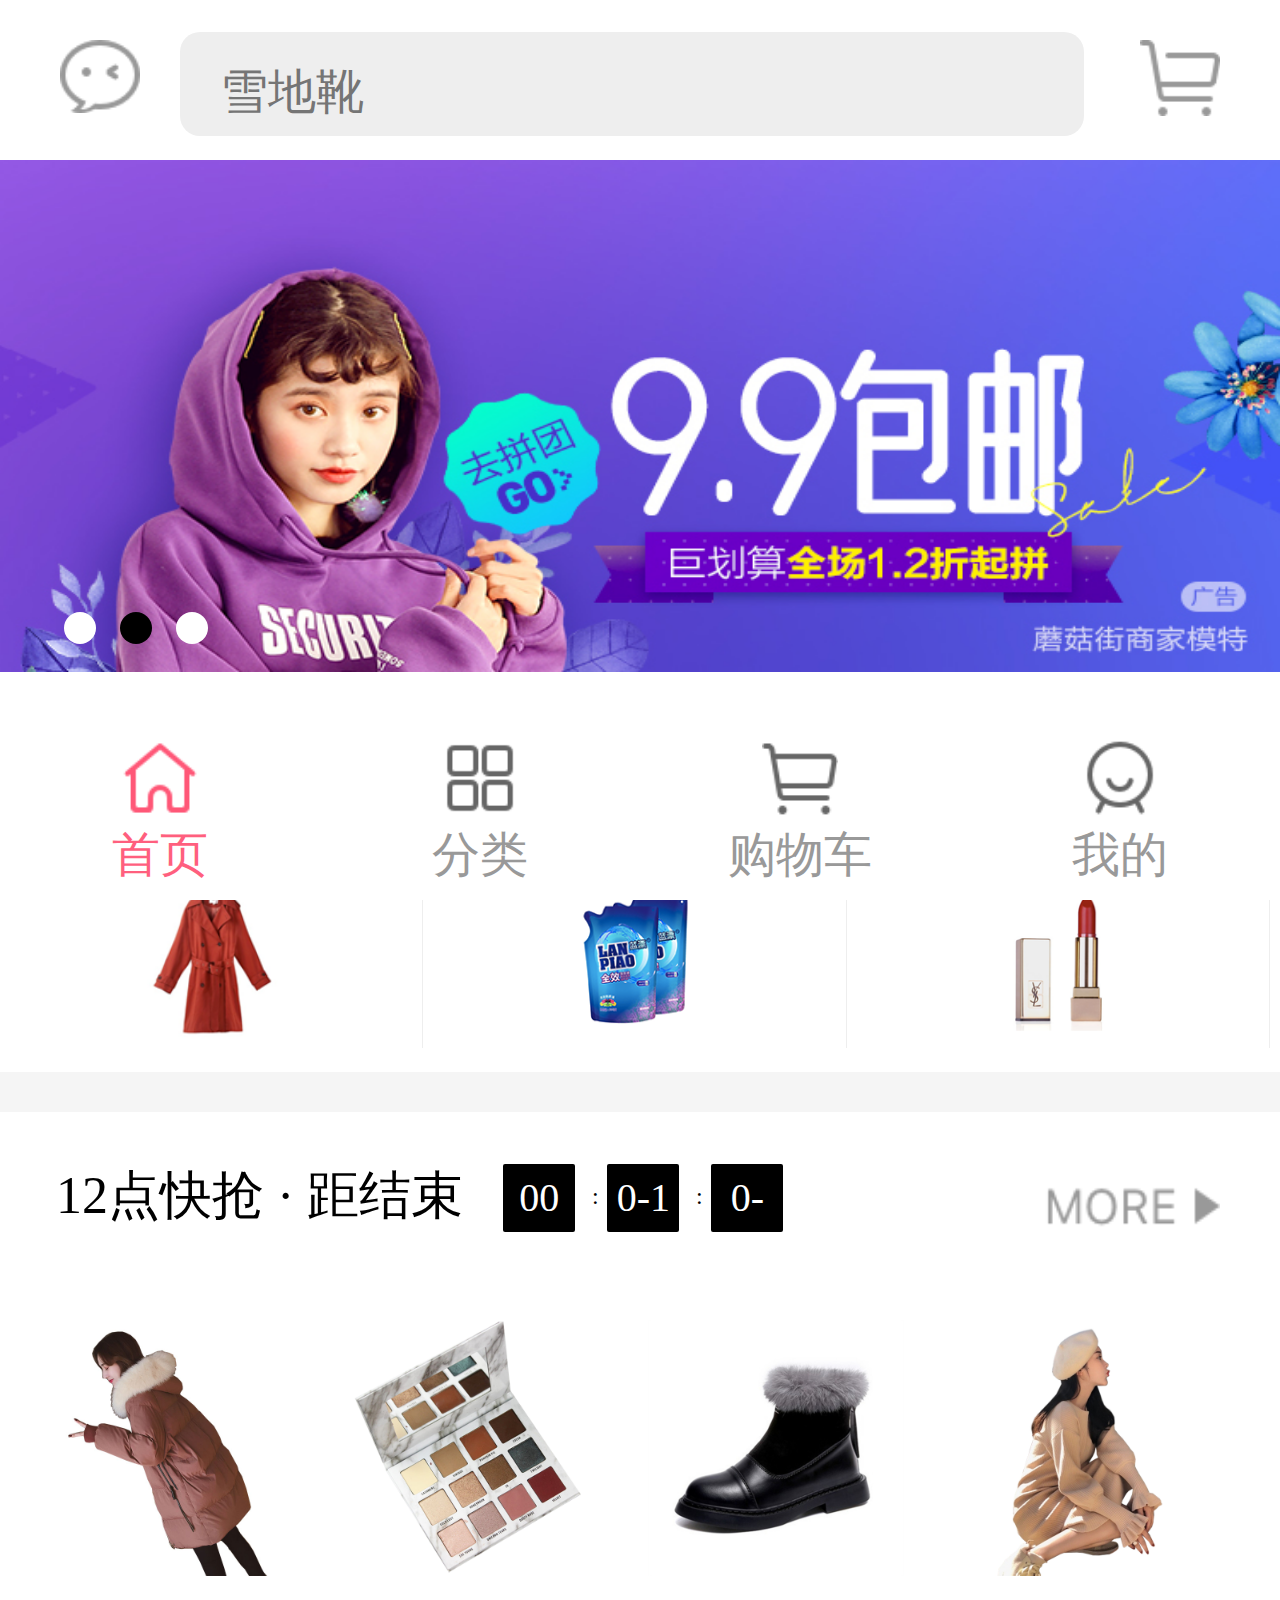
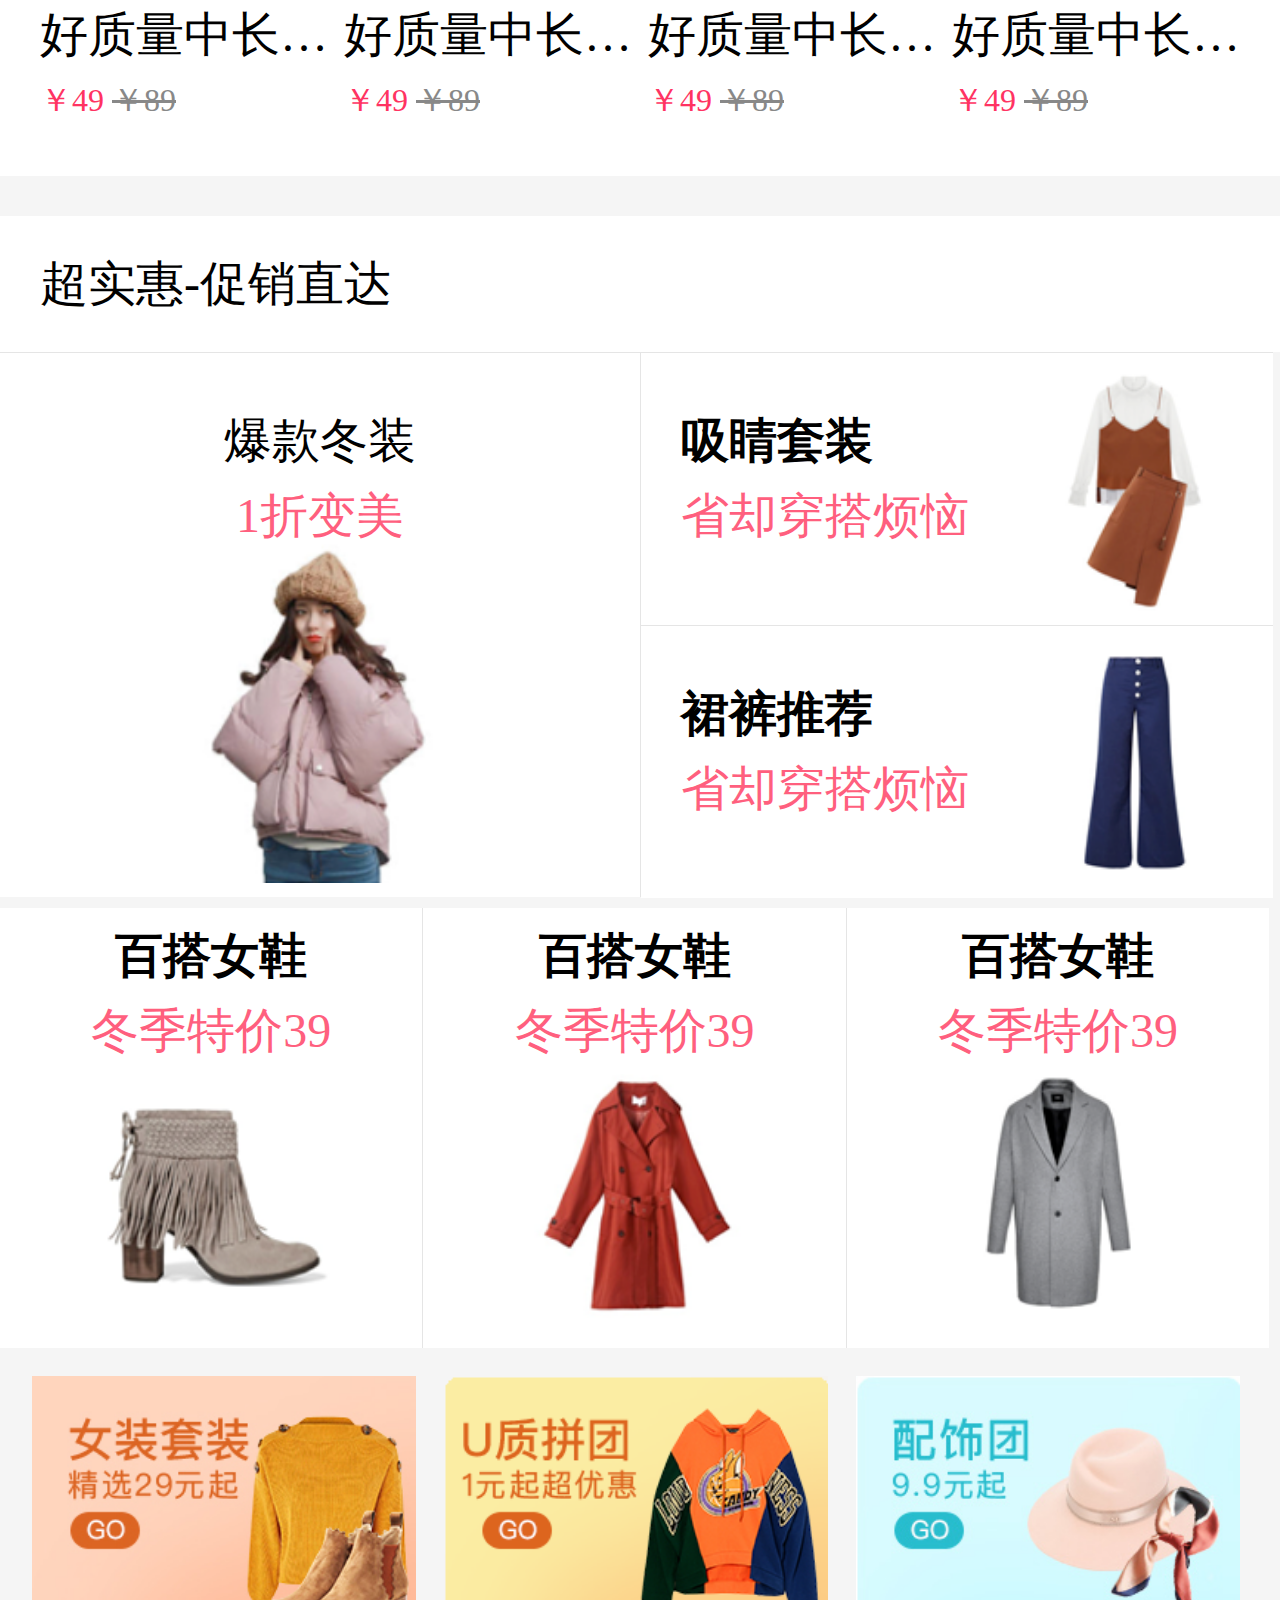
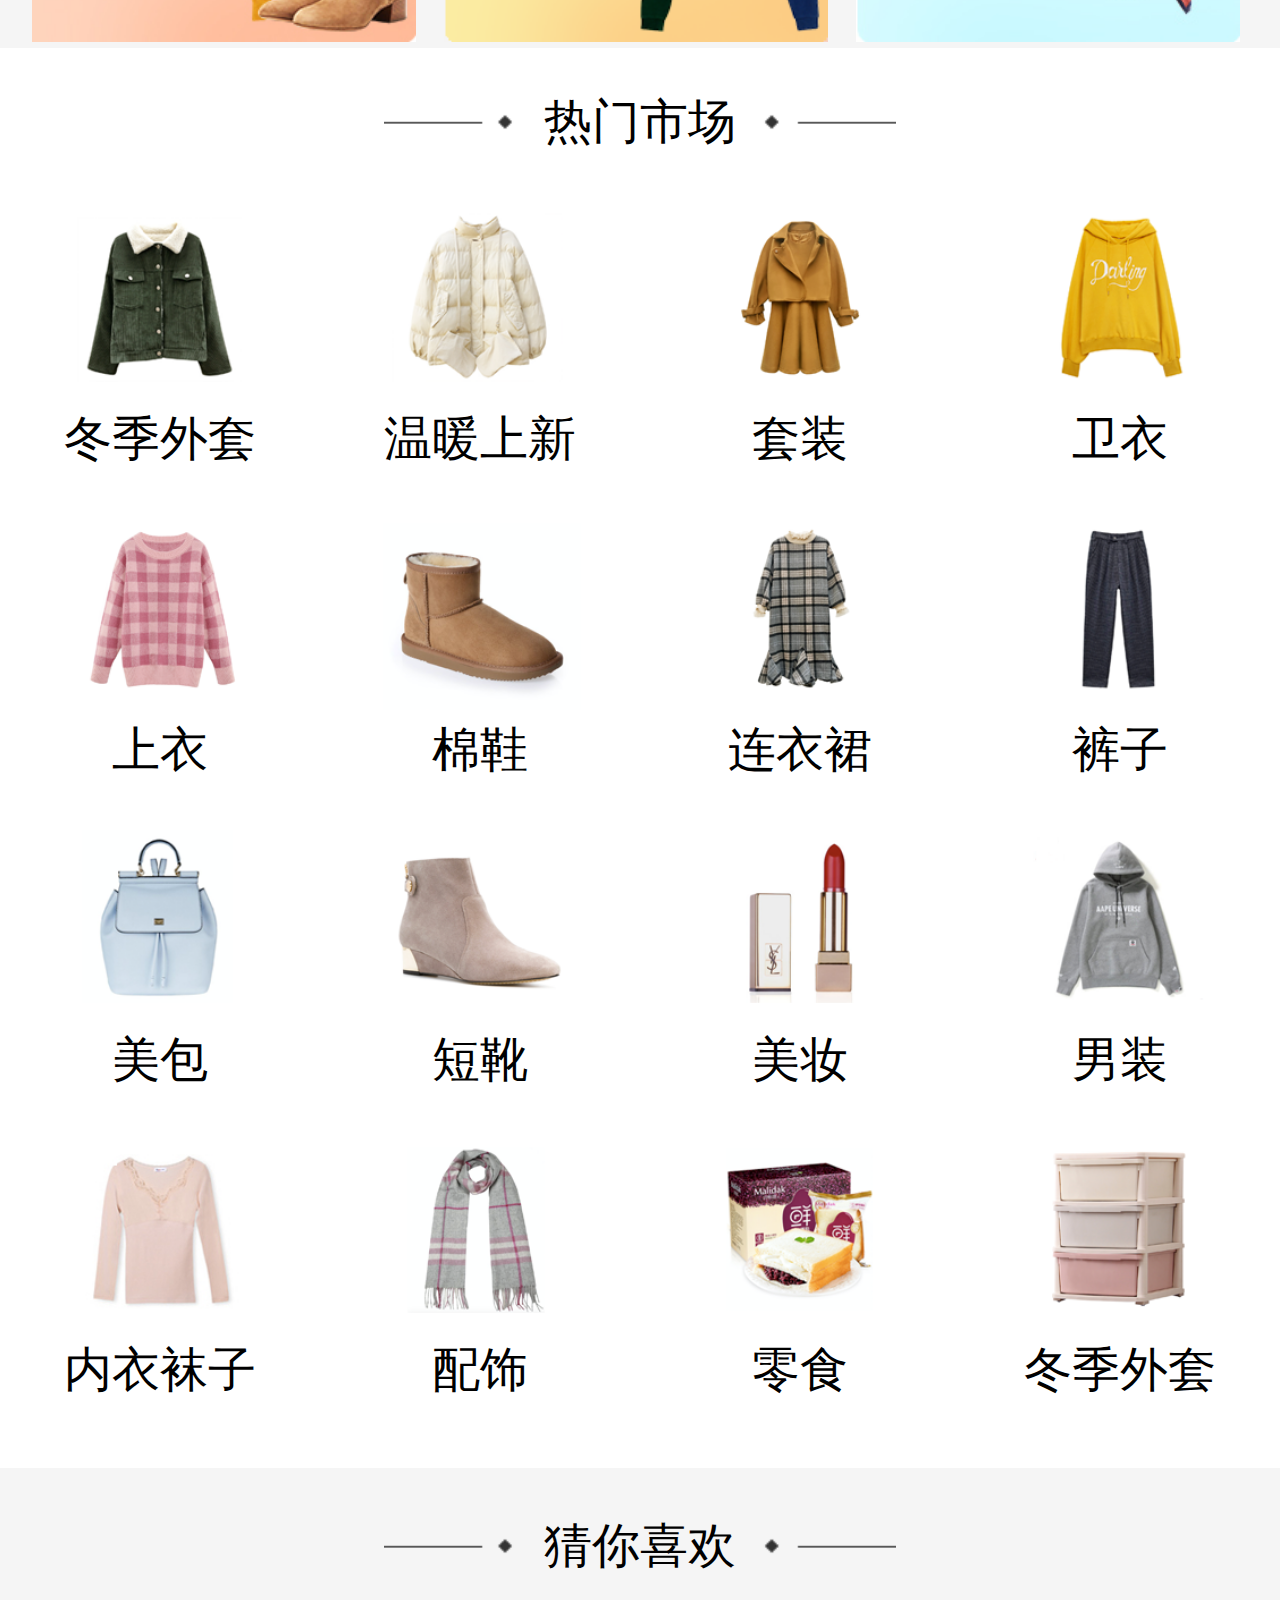
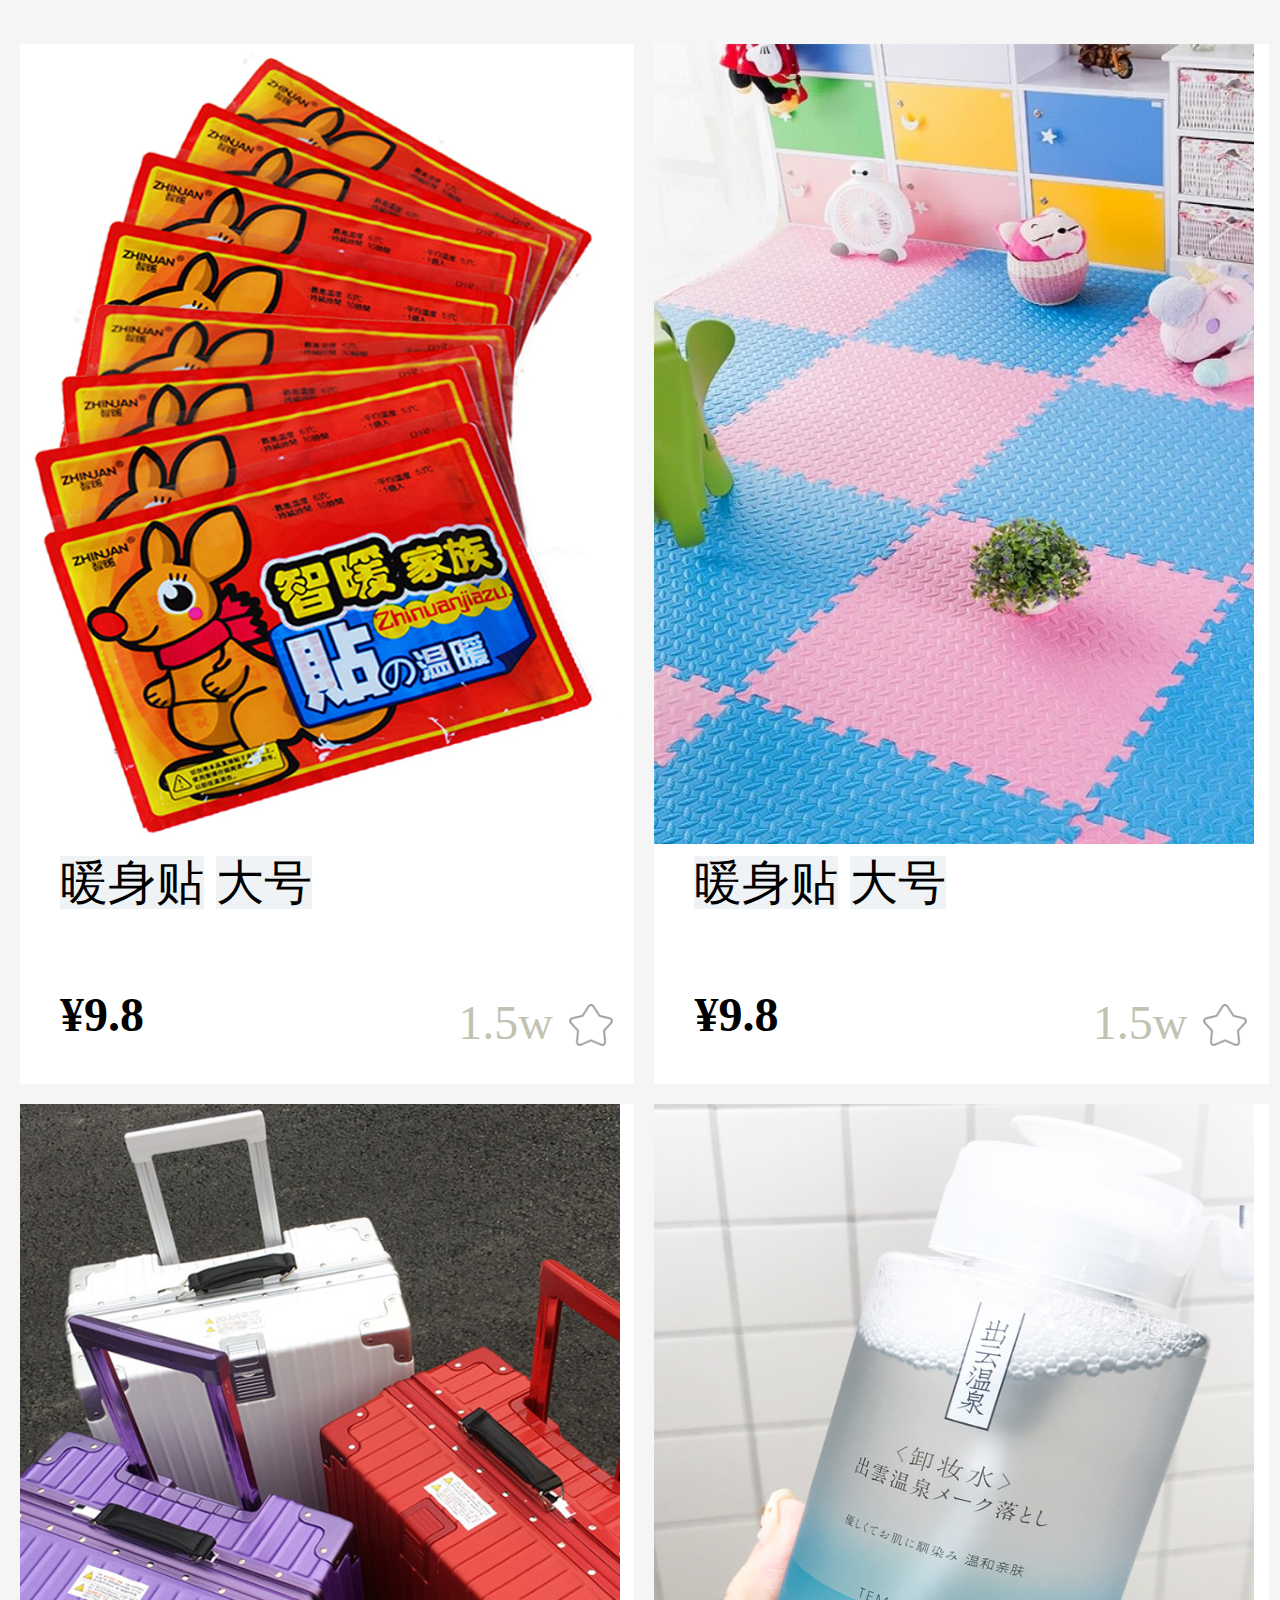
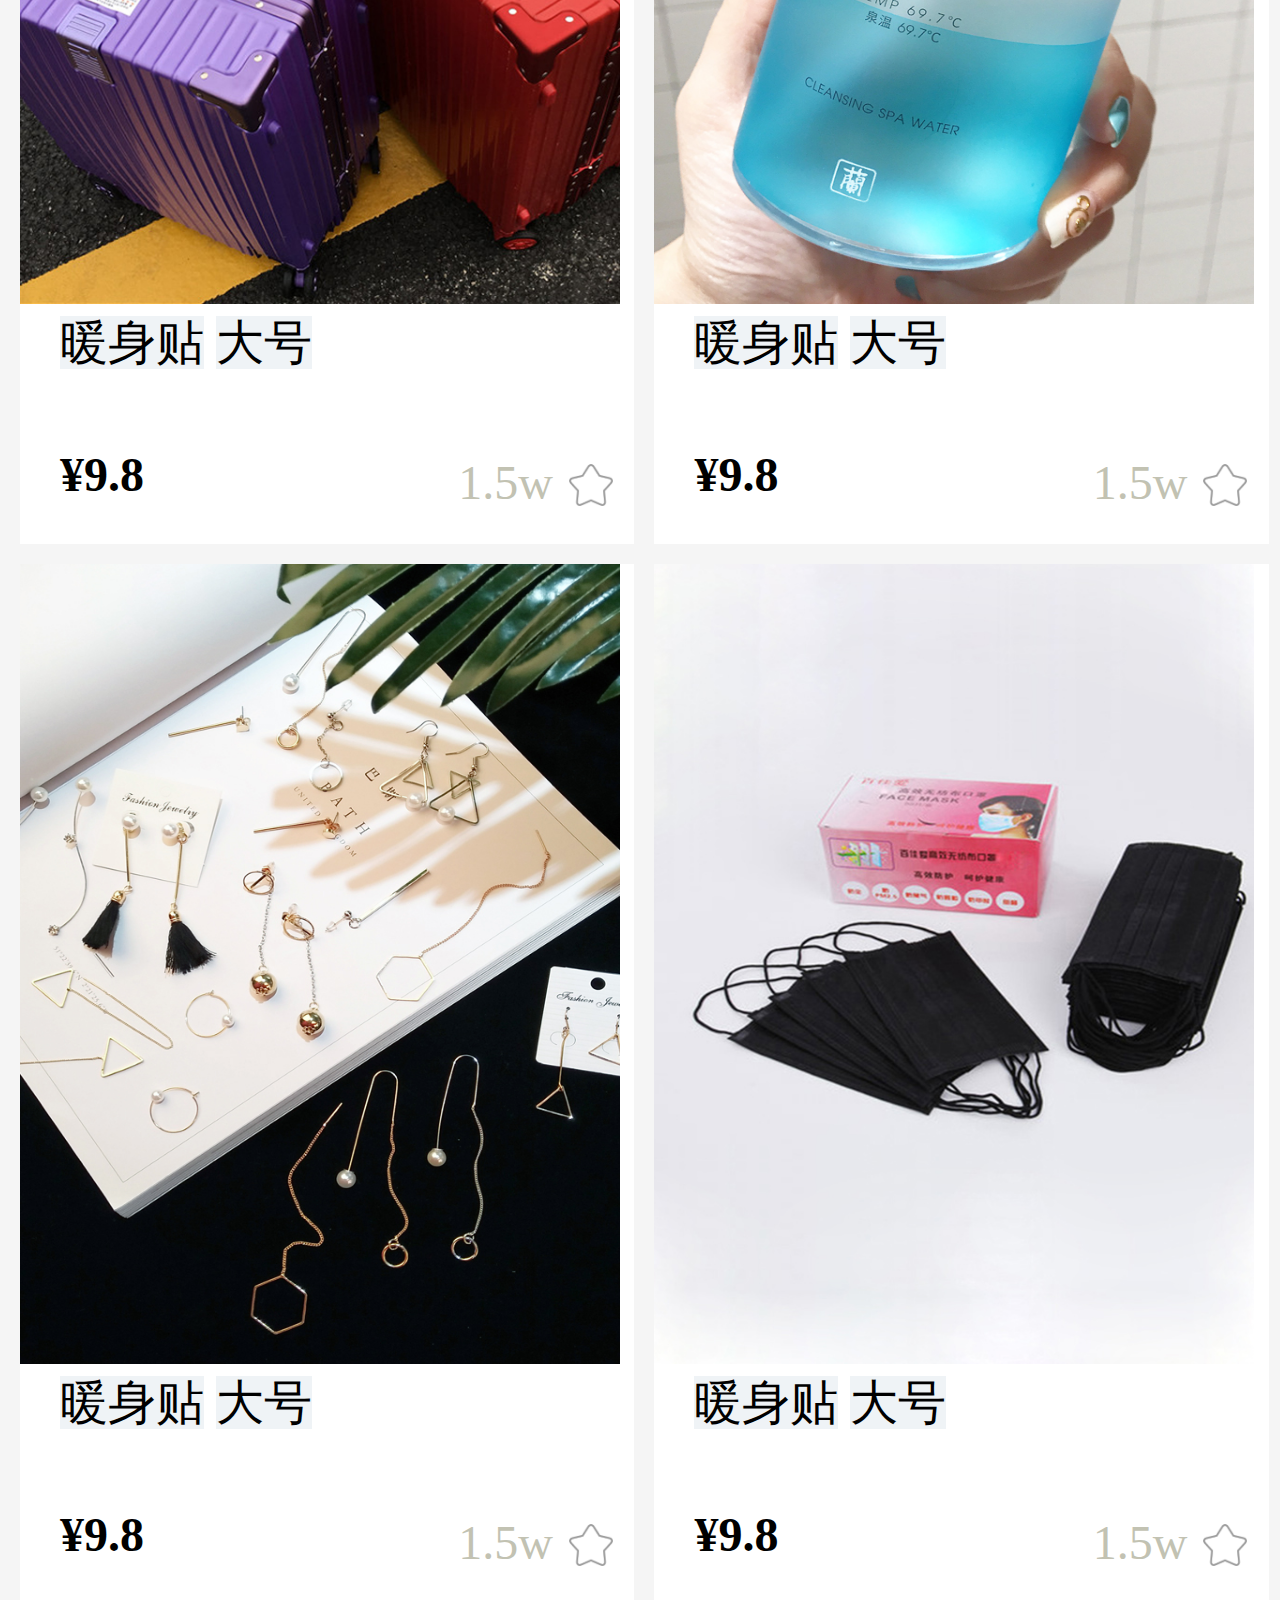
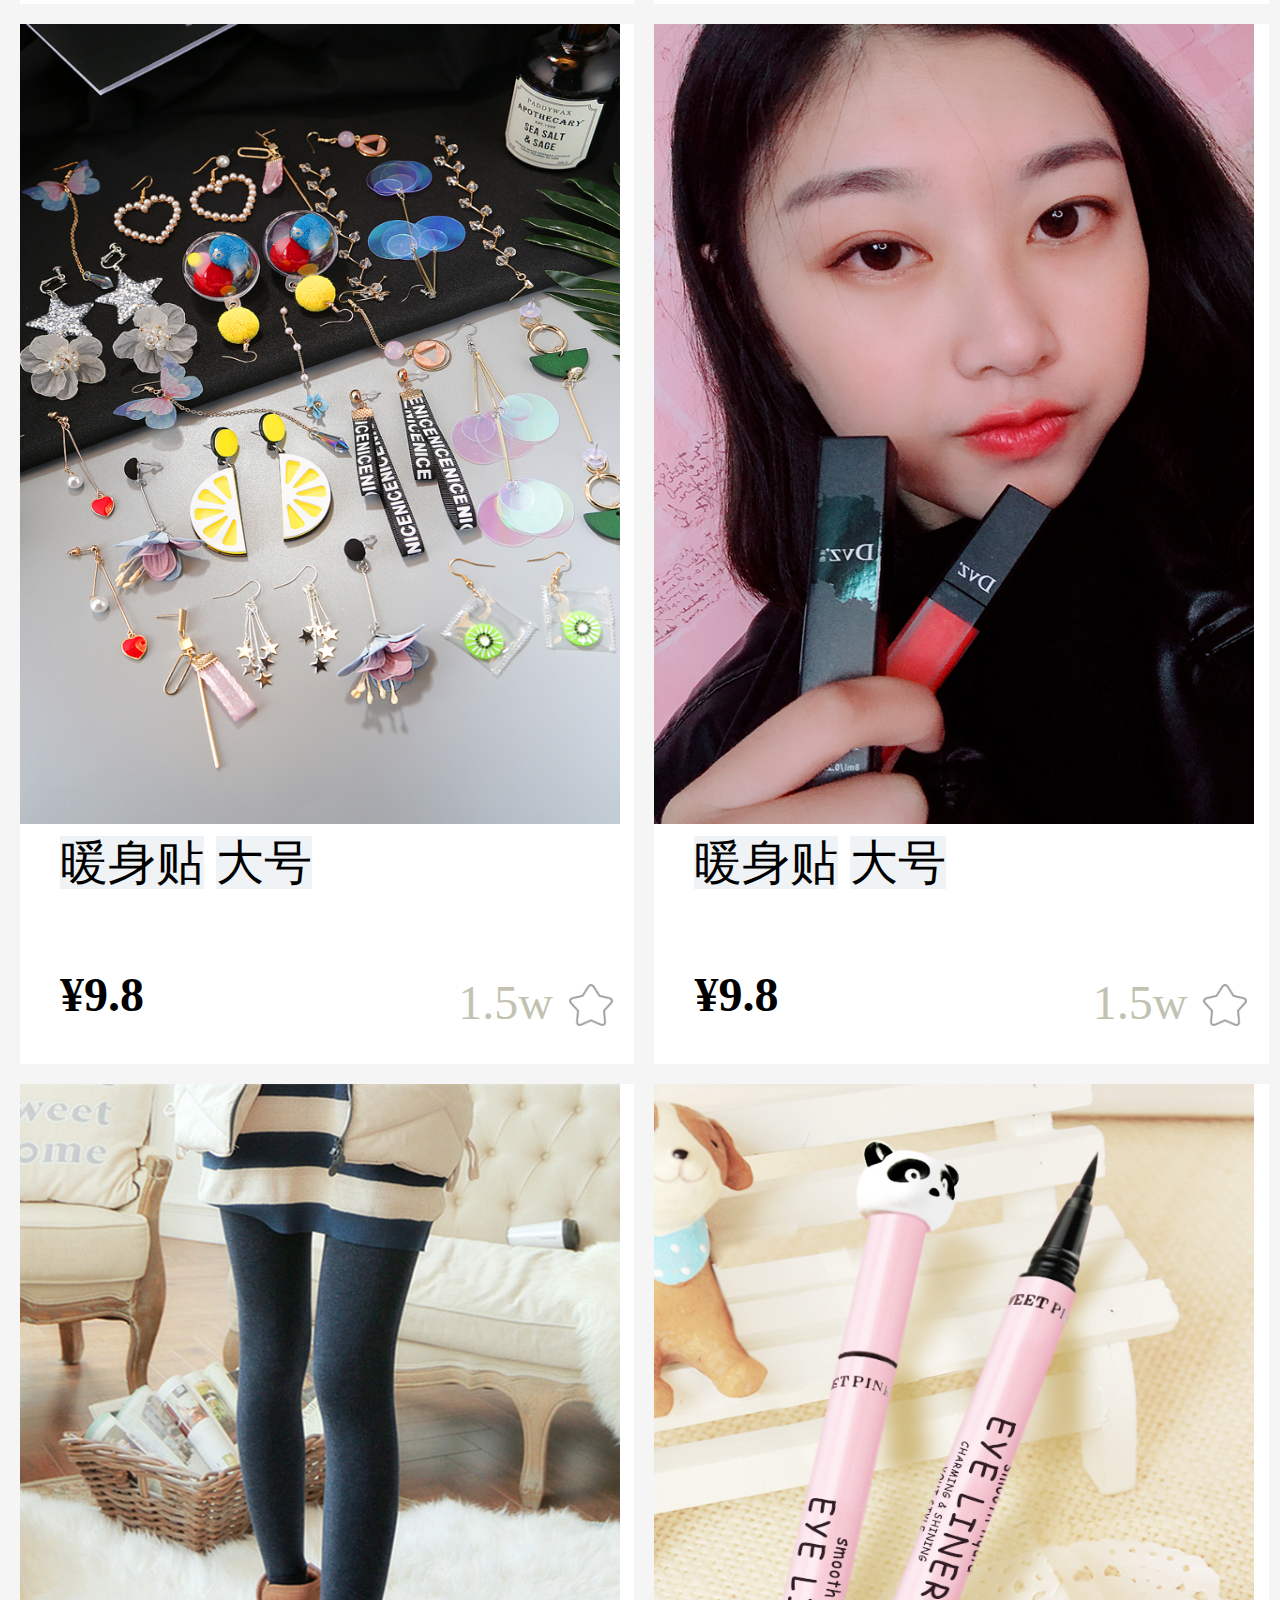
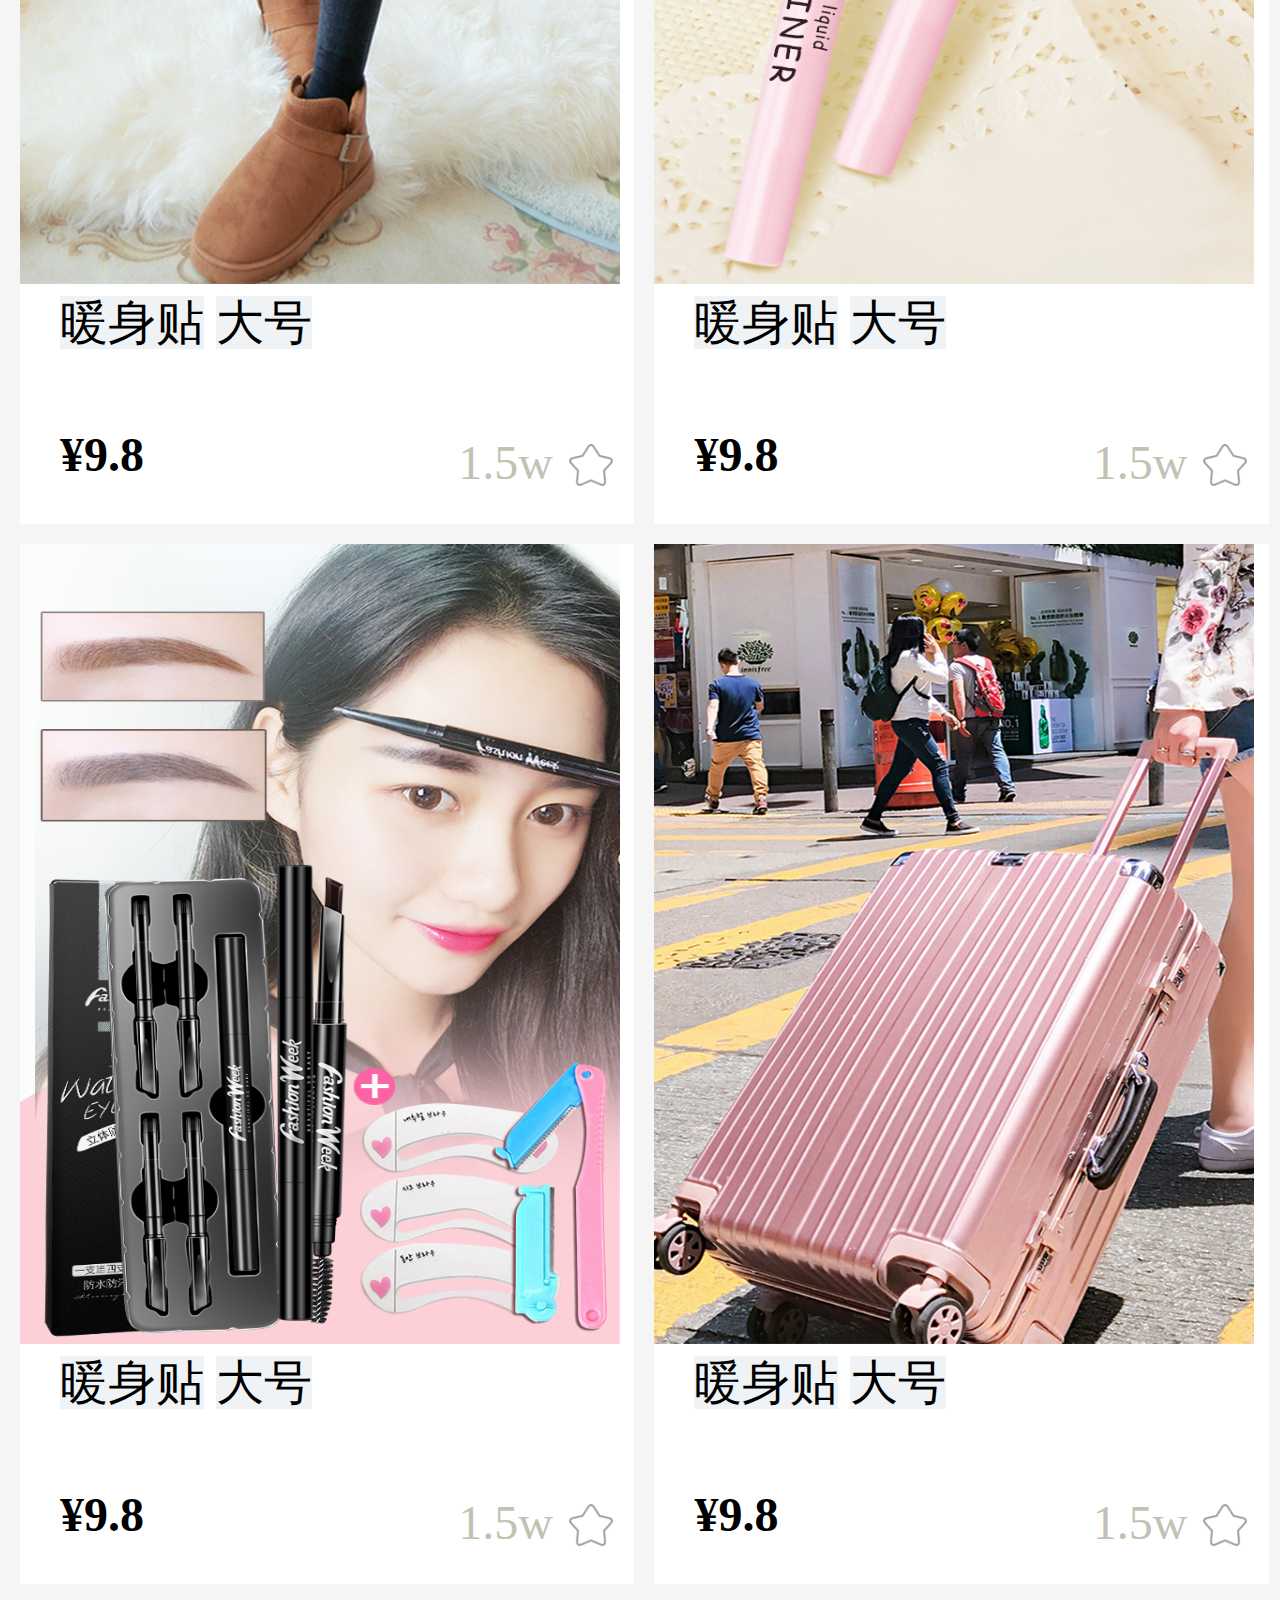
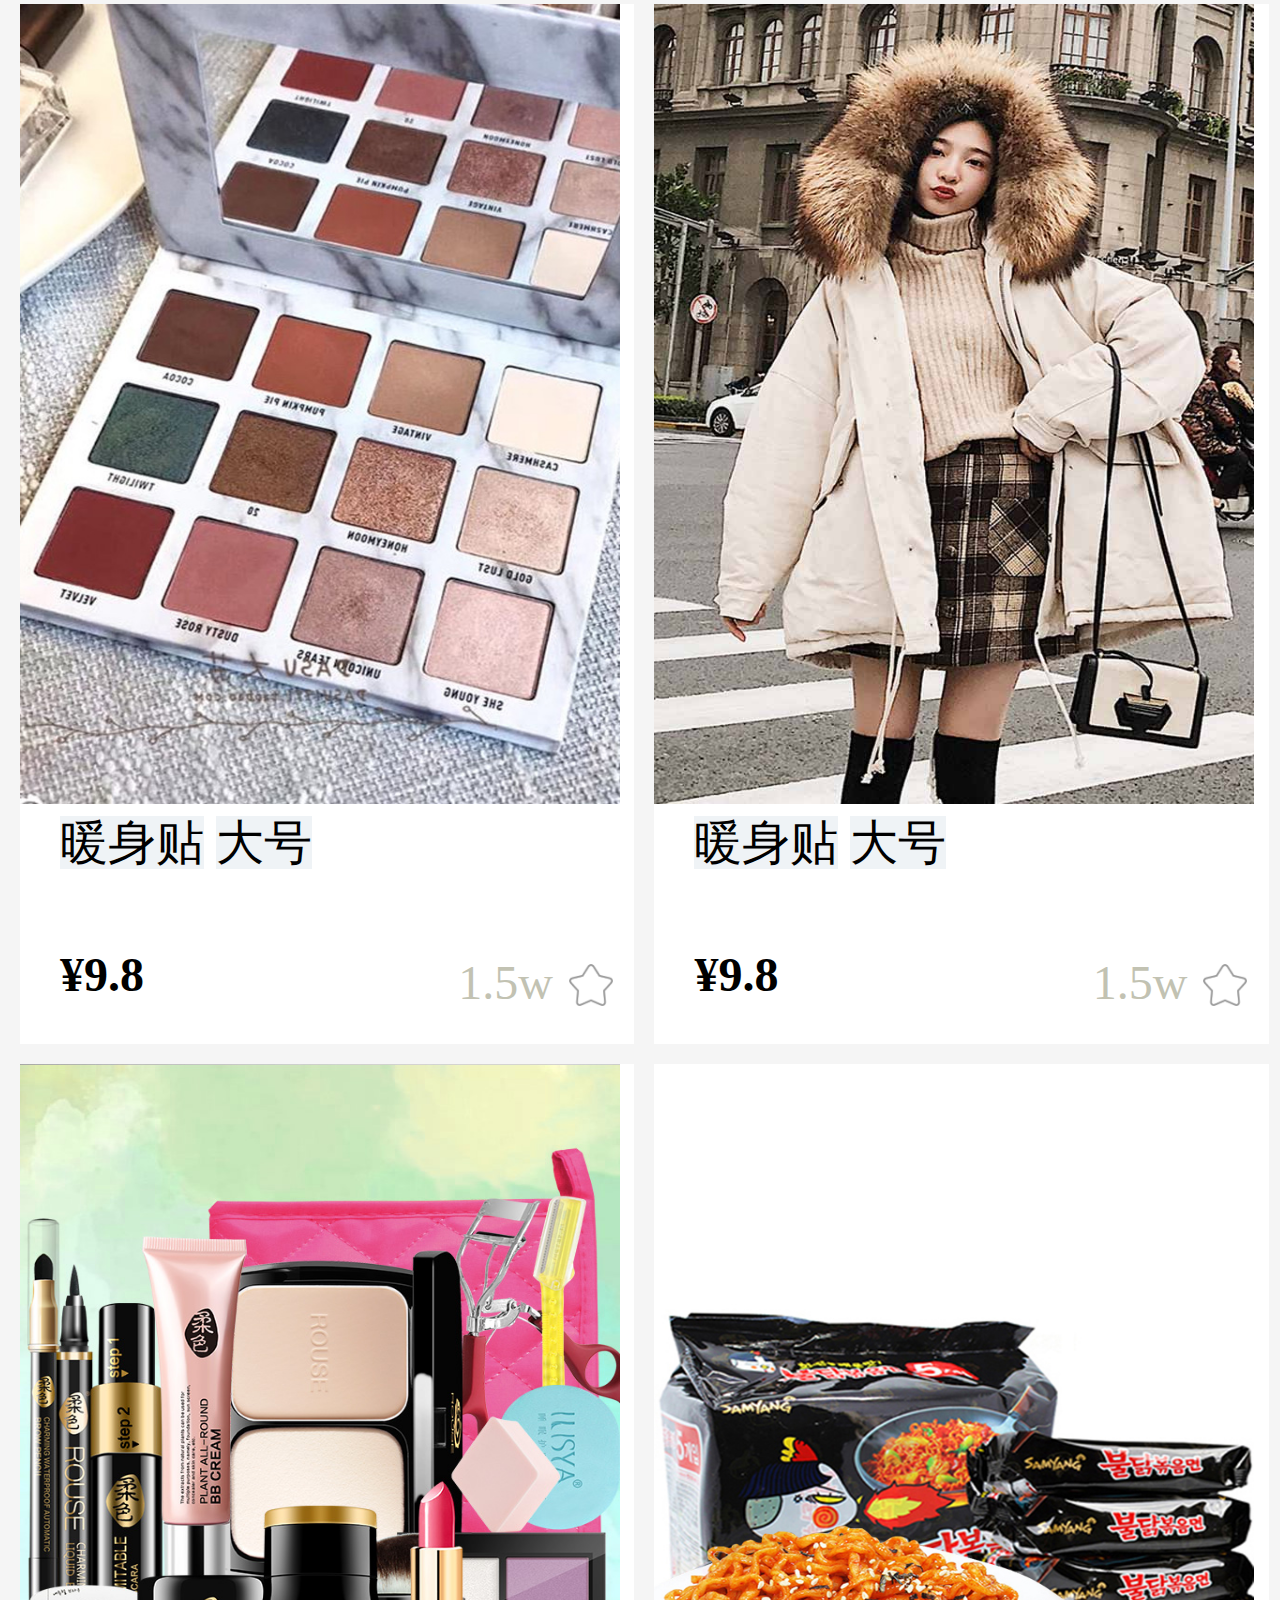
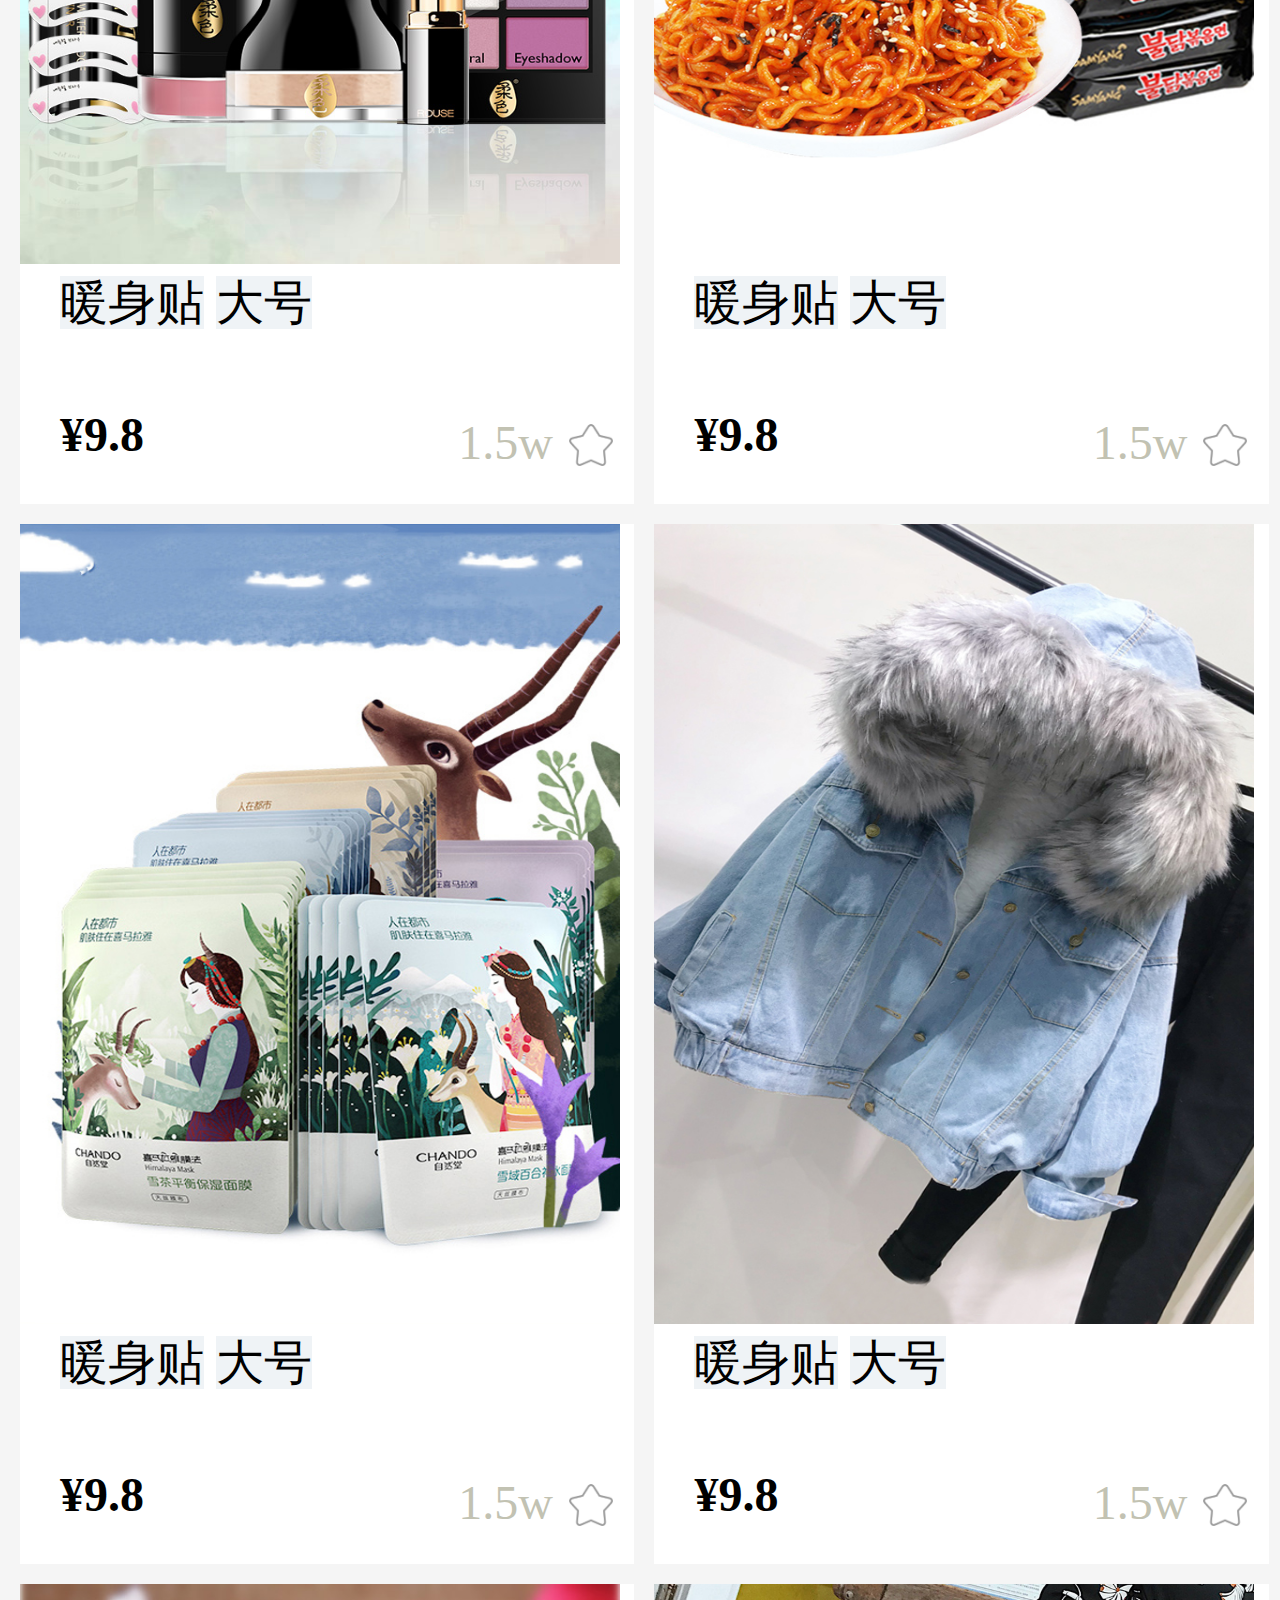
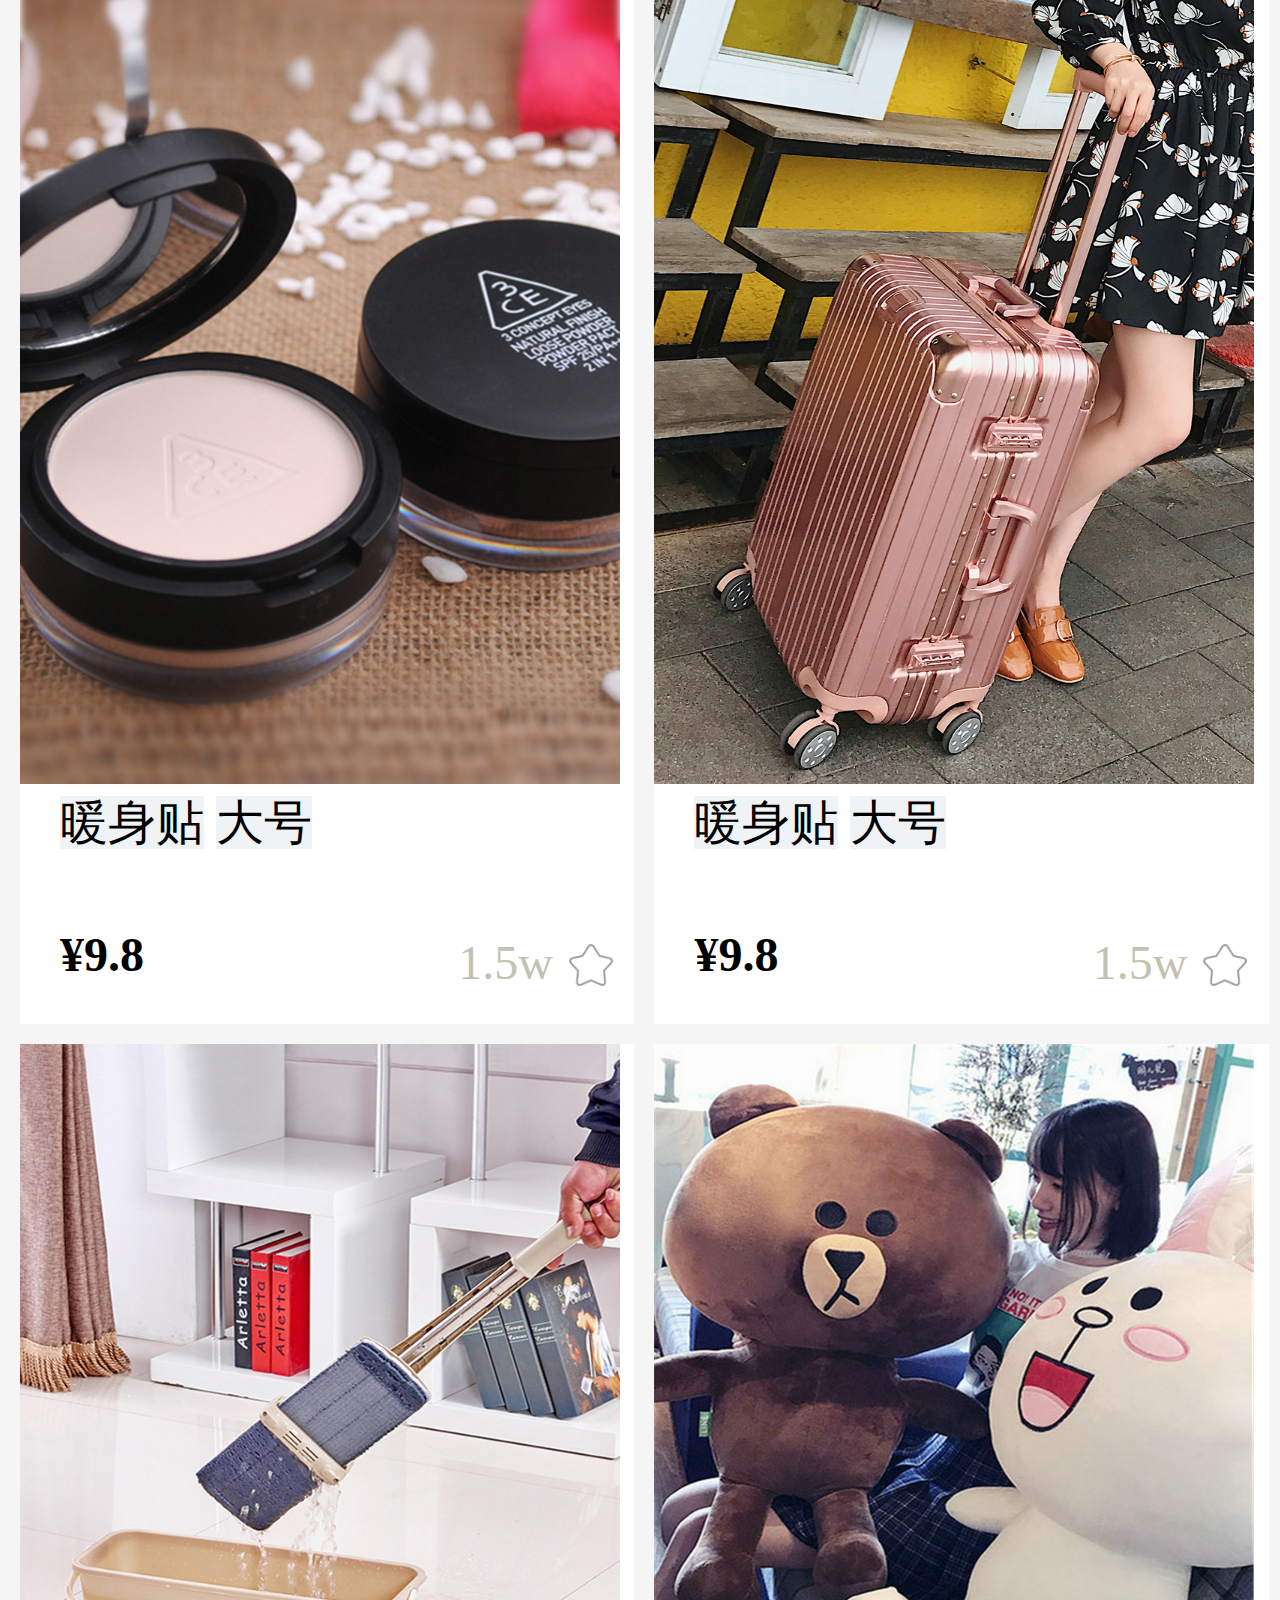
<file: index.html>
<!DOCTYPE html>
<html lang="en">
<head>
	<meta charset="UTF-8">
	<meta name = 'viewport' content = 'width=device-width,initial-scale=1,maximum-scale=1,user-scalable=no'>
	<title>Document</title>
	<link rel="stylesheet" href="css/normalize.css">
	<link rel="stylesheet" href="css/index.css">
	<link rel="stylesheet" href="http://at.alicdn.com/t/font_501733_qh9wz9t2ihpvi.css">
	<script src = 'js/rem.js'></script>
	<style></style>
</head>
<body>
	<div id="top">
		<img class=	'img1'src="img/z1.png" alt="">
		<img class=	'img2'src="img/z2.png" alt="">
		<div class="sear">
			<i class="iconfont icon-sousuo"></i>
			<input id="switch" type="text" placeholder="雪地靴">
		</div>
	</div>
	<div class="box">
		<img class='pic'src="img/ban1.jpg" alt="">
		<!-- <img class='pic'src="img/ban2.jpg" alt="">
		<img class='pic'src="img/ban3.jpg" alt=""> -->
		<div class="dots">
			<div class="dot"></div>
			<div class="dot"></div>
			<div class="dot"></div>
		</div>
		
	</div>
	<div class="two">
		<div class="twoleft">
			<p>品牌特卖</p>
			<span>超值一分购</span><br>
			<img src="img/p1.png" alt="">
		</div>
		<div class="twomid">
			<p>品牌特卖</p>
			<span>超值一分购</span><br>
			<img src="img/p2.png" alt="">
		</div>
		<div class="tworight">
			<p>品牌特卖</p>
			<span>超值一分购</span><br>
			<img src="img/p3.png" alt="">
		</div>
	</div>
	<div class="count">
		<p><span></span>点快抢 · 距结束</p>
		<div class="cdown">
			<span>00</span>
			<span>:</span>
			<span></span>
			<span>:</span>
			<span></span>
		</div>
		<img src="img/more.png" alt="">
	</div>
	<div class="show">
		<div class="show1">
			<img src="img/d1.jpg" alt="">
			<span>好质量中长羽绒服大毛领</span>
			<p>￥49 <del>￥89</del></p>
		</div>
		<div>
			<img src="img/d2.jpg" alt="">
			<span>好质量中长羽绒服大毛领</span>
			<p>￥49 <del>￥89</del></p>
		</div>
		<div>
			<img src="img/d3.jpg" alt="">
			<span>好质量中长羽绒服大毛领</span>
			<p>￥49 <del>￥89</del></p>
		</div>
		<div>
			<img src="img/d5.jpg" alt="">
			<span>好质量中长羽绒服大毛领</span>
			<p>￥49 <del>￥89</del></p>
		</div>
	</div>
	<div class="three"> 超实惠-促销直达</div><!-- &nbsp;&nbsp;&nbsp;&nbsp; -->
	<div class="good">
		<div class="Gtop">
			<div class="Gleft">
				<p>爆款冬装</p>
				<span>1折变美</span><br>
				<img src="img/r1.png" alt="">
			</div>
			<div class="Gright">
				<div class="Gright1">
				<div class="text2">
					<p> 吸睛套装 </p>
					<span> 省却穿搭烦恼 </span>
				</div>
				<img src="img/r2.png" alt="">
				</div>
				<div class="Gright1">
					<div class="text2">
						<p> 裙裤推荐 </p>
						<span> 省却穿搭烦恼 </span>
					</div>
					<img src="img/r3.png" alt="">
				</div>
			</div>
		</div>
		<div class="Gbom">
			<div >
				<p>百搭女鞋</p>
				<span>冬季特价39</span>
				<img src="img/r4.png" alt="">
			</div>
			<div class="bom">
				<p>百搭女鞋</p>
				<span>冬季特价39</span>
				<img src="img/r5.png" alt="">
			</div>
			<div >
				<p>百搭女鞋</p>
				<span>冬季特价39</span>
				<img src="img/r6.png" alt="">
			</div>
		</div>
	</div>
	<div class="im">
		<img src="img/m1.jpg" alt="">
		<img src="img/m2.png" alt="">
		<img src="img/m3.jpg" alt="">
	</div>
	<div class="small">
		<div class="hot">
			热门市场 
		</div>
		<div class="list">
			<div class="inner">
				<img src="img/s1.png" alt="">
				<p>冬季外套</p>
			</div>
			<div class="inner">
				<img src="img/s2.png" alt="">
				<p>温暖上新</p>
			</div>
			<div class="inner">
				<img src="img/s3.png" alt="">
				<p>套装</p>
			</div>
			<div class="inner">
				<img src="img/s4.png" alt="">
				<p>卫衣</p>
			</div>
			<div class="inner">
				<img src="img/s5.png" alt="">
				<p>上衣</p>
			</div>
			<div class="inner">
				<img src="img/s6.png" alt="">
				<p>棉鞋</p>
			</div>
			<div class="inner">
				<img src="img/s7.png" alt="">
				<p>连衣裙</p>
			</div>
			<div class="inner">
				<img src="img/s8.png" alt="">
				<p>裤子</p>
			</div>
			<div class="inner">
				<img src="img/s9.png" alt="">
				<p>美包</p>
			</div>
			<div class="inner">
				<img src="img/s10.png" alt="">
				<p>短靴</p>
			</div>
			<div class="inner">
				<img src="img/s11.png" alt="">
				<p>美妆</p>
			</div>
			<div class="inner">
				<img src="img/s12.png" alt="">
				<p>男装</p>
			</div>
			<div class="inner">
				<img src="img/s13.jpg" alt="">
				<p>内衣袜子</p>
			</div>
			<div class="inner">
				<img src="img/s13.png" alt="">
				<p>配饰</p>
			</div>
			<div class="inner">
				<img src="img/s14.png" alt="">
				<p>零食</p>
			</div>
			<div class="inner">
				<img src="img/s16.png" alt="">
				<p>冬季外套</p>
			</div>
		</div>
	</div>
	<div class="like">猜你喜欢</div>
	<div class="goods">
		<div class="goodin">
			<img src="img/b1.jpg" alt="">
			<div class="hea">
				<span class='tit'>暖身贴</span>
				<span class='tit'>大号</span>
			</div>
			<p>
				<span class="price">¥9.8</span>
				<span class="coll">1.5w</span>
			</p>
		</div>
		<div class="goodin">
			<img src="img/b2.jpg" alt="">
			<div class="hea">
				<span class='tit'>暖身贴</span>
				<span class='tit'>大号</span>
			</div>
			<p>
				<span class="price">¥9.8</span>
				<span class="coll">1.5w</span>
			</p>
		</div>
		<div class="goodin">
			<img src="img/b3.jpg" alt="">
			<div class="hea">
				<span class='tit'>暖身贴</span>
				<span class='tit'>大号</span>
			</div>
			<p>
				<span class="price">¥9.8</span>
				<span class="coll">1.5w</span>
			</p>
		</div>
		<div class="goodin">
			<img src="img/b4.jpg" alt="">
			<div class="hea">
				<span class='tit'>暖身贴</span>
				<span class='tit'>大号</span>
			</div>
			<p>
				<span class="price">¥9.8</span>
				<span class="coll">1.5w</span>
			</p>
		</div>
		<div class="goodin">
			<img src="img/b5.jpg" alt="">
			<div class="hea">
				<span class='tit'>暖身贴</span>
				<span class='tit'>大号</span>
			</div>
			<p>
				<span class="price">¥9.8</span>
				<span class="coll">1.5w</span>
			</p>
		</div>
		<div class="goodin">
			<img src="img/b6.jpg" alt="">
			<div class="hea">
				<span class='tit'>暖身贴</span>
				<span class='tit'>大号</span>
			</div>
			<p>
				<span class="price">¥9.8</span>
				<span class="coll">1.5w</span>
			</p>
		</div>
		<div class="goodin">
			<img src="img/b7.jpg" alt="">
			<div class="hea">
				<span class='tit'>暖身贴</span>
				<span class='tit'>大号</span>
			</div>
			<p>
				<span class="price">¥9.8</span>
				<span class="coll">1.5w</span>
			</p>
		</div>
		<div class="goodin">
			<img src="img/b8.jpg" alt="">
			<div class="hea">
				<span class='tit'>暖身贴</span>
				<span class='tit'>大号</span>
			</div>
			<p>
				<span class="price">¥9.8</span>
				<span class="coll">1.5w</span>
			</p>
		</div>
		<div class="goodin">
			<img src="img/b9.jpg" alt="">
			<div class="hea">
				<span class='tit'>暖身贴</span>
				<span class='tit'>大号</span>
			</div>
			<p>
				<span class="price">¥9.8</span>
				<span class="coll">1.5w</span>
			</p>
		</div>
		<div class="goodin">
			<img src="img/b10.jpg" alt="">
			<div class="hea">
				<span class='tit'>暖身贴</span>
				<span class='tit'>大号</span>
			</div>
			<p>
				<span class="price">¥9.8</span>
				<span class="coll">1.5w</span>
			</p>
		</div>
		<div class="goodin">
			<img src="img/b11.jpg" alt="">
			<div class="hea">
				<span class='tit'>暖身贴</span>
				<span class='tit'>大号</span>
			</div>
			<p>
				<span class="price">¥9.8</span>
				<span class="coll">1.5w</span>
			</p>
		</div>
		<div class="goodin">
			<img src="img/b12.jpg" alt="">
			<div class="hea">
				<span class='tit'>暖身贴</span>
				<span class='tit'>大号</span>
			</div>
			<p>
				<span class="price">¥9.8</span>
				<span class="coll">1.5w</span>
			</p>
		</div>
		<div class="goodin">
			<img src="img/b13.jpg" alt="">
			<div class="hea">
				<span class='tit'>暖身贴</span>
				<span class='tit'>大号</span>
			</div>
			<p>
				<span class="price">¥9.8</span>
				<span class="coll">1.5w</span>
			</p>
		</div>
		<div class="goodin">
			<img src="img/b14.jpg" alt="">
			<div class="hea">
				<span class='tit'>暖身贴</span>
				<span class='tit'>大号</span>
			</div>
			<p>
				<span class="price">¥9.8</span>
				<span class="coll">1.5w</span>
			</p>
		</div>
		<div class="goodin">
			<img src="img/b15.jpg" alt="">
			<div class="hea">
				<span class='tit'>暖身贴</span>
				<span class='tit'>大号</span>
			</div>
			<p>
				<span class="price">¥9.8</span>
				<span class="coll">1.5w</span>
			</p>
		</div>
		<div class="goodin">
			<img src="img/b16.jpg" alt="">
			<div class="hea">
				<span class='tit'>暖身贴</span>
				<span class='tit'>大号</span>
			</div>
			<p>
				<span class="price">¥9.8</span>
				<span class="coll">1.5w</span>
			</p>
		</div>
		<div class="goodin">
			<img src="img/b17.jpg" alt="">
			<div class="hea">
				<span class='tit'>暖身贴</span>
				<span class='tit'>大号</span>
			</div>
			<p>
				<span class="price">¥9.8</span>
				<span class="coll">1.5w</span>
			</p>
		</div>
		<div class="goodin">
			<img src="img/b18.jpg" alt="">
			<div class="hea">
				<span class='tit'>暖身贴</span>
				<span class='tit'>大号</span>
			</div>
			<p>
				<span class="price">¥9.8</span>
				<span class="coll">1.5w</span>
			</p>
		</div>
		<div class="goodin">
			<img src="img/b19.jpg" alt="">
			<div class="hea">
				<span class='tit'>暖身贴</span>
				<span class='tit'>大号</span>
			</div>
			<p>
				<span class="price">¥9.8</span>
				<span class="coll">1.5w</span>
			</p>
		</div>
		<div class="goodin">
			<img src="img/b20.jpg" alt="">
			<div class="hea">
				<span class='tit'>暖身贴</span>
				<span class='tit'>大号</span>
			</div>
			<p>
				<span class="price">¥9.8</span>
				<span class="coll">1.5w</span>
			</p>
		</div>
		<div class="goodin">
			<img src="img/b21.jpg" alt="">
			<div class="hea">
				<span class='tit'>暖身贴</span>
				<span class='tit'>大号</span>
			</div>
			<p>
				<span class="price">¥9.8</span>
				<span class="coll">1.5w</span>
			</p>
		</div>
		<div class="goodin">
			<img src="img/b22.jpg" alt="">
			<div class="hea">
				<span class='tit'>暖身贴</span>
				<span class='tit'>大号</span>
			</div>
			<p>
				<span class="price">¥9.8</span>
				<span class="coll">1.5w</span>
			</p>
		</div>
		<div class="goodin">
			<img src="img/b23.jpg" alt="">
			<div class="hea">
				<span class='tit'>暖身贴</span>
				<span class='tit'>大号</span>
			</div>
			<p>
				<span class="price">¥9.8</span>
				<span class="coll">1.5w</span>
			</p>
		</div>
		<div class="goodin">
			<img src="img/b24.jpg" alt="">
			<div class="hea">
				<span class='tit'>暖身贴</span>
				<span class='tit'>大号</span>
			</div>
			<p>
				<span class="price">¥9.8</span>
				<span class="coll">1.5w</span>
			</p>
		</div>
	</div>
	<footer>
		<div class="foot">
			<img src="img/ft1.png" alt="">
			<p class = 'sindex'>首页</p>
		</div>
		<div class="foot">
			<img src="img/ft2.png" alt="">
			<p>分类</p>
		</div>
		<div class="foot">
			<img src="img/ft3.png" alt="">
			<p>购物车</p>
		</div>
		<div class="foot">
			<img src="img/ft4.png" alt="">
			<p>我的</p>
		</div>
	</footer>
	<div class="replace">
		<div class="topp">
			<div class="back"></div>
			<div class="topser">
				<input class="rer" type="text" placeholder="棉服">
			</div>
			<span class="sser">搜索</span>
		</div>
		<div class="history">
			<i class="iconfont icon-sousuo"></i>
			<span>历史搜索</span>
			<div class="hisa">
				
			</div>
		</div>
		<div class="hot">
			<p>
				<i class="iconfont icon-wujiaoxingkong"></i>
				<span>热门搜索</span>
			</p>
		</div>
		<div class="tags">
			<ul>
				<li><a href="">羽绒服</a></li>
				<li><a href="">帽子</a></li>
				<li><a href="">围巾</a></li>
				<li><a href="">裤子</a></li>
				<li><a class='mao' href="">毛衣</a></li>
				<li><a href="">口红</a></li>
				<li><a href="">卫衣</a></li>
				<li><a class='mao' href="">棉服</a></li>
				<li><a href="">外套</a></li>
				<li><a href="">项链</a></li>
				<li><a href="">耳钉</a></li>
				<li><a href="">暖身贴</a></li>
				<li><a class='mao' href="">手套</a></li>
			</ul>

		</div>
	</div>
	
</body>
</html>
<script src="js/index.js"></script>
</file>
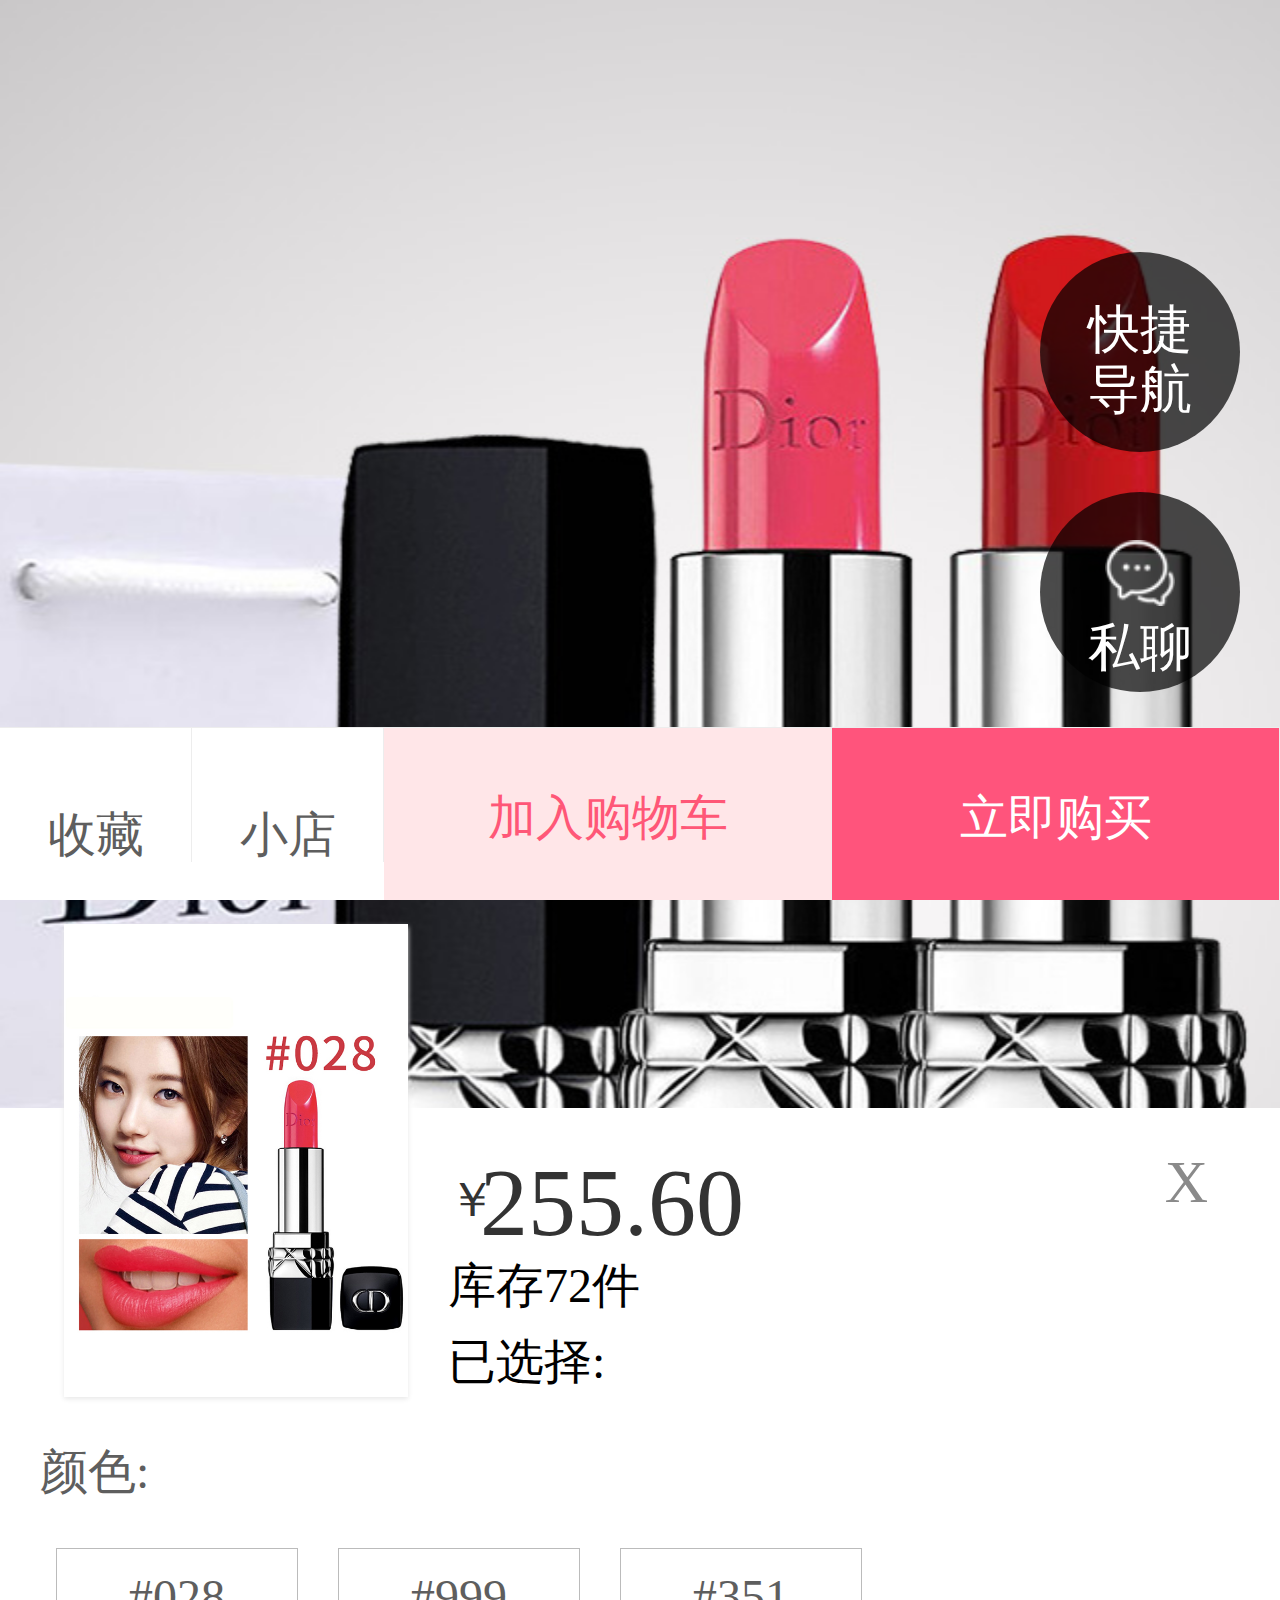
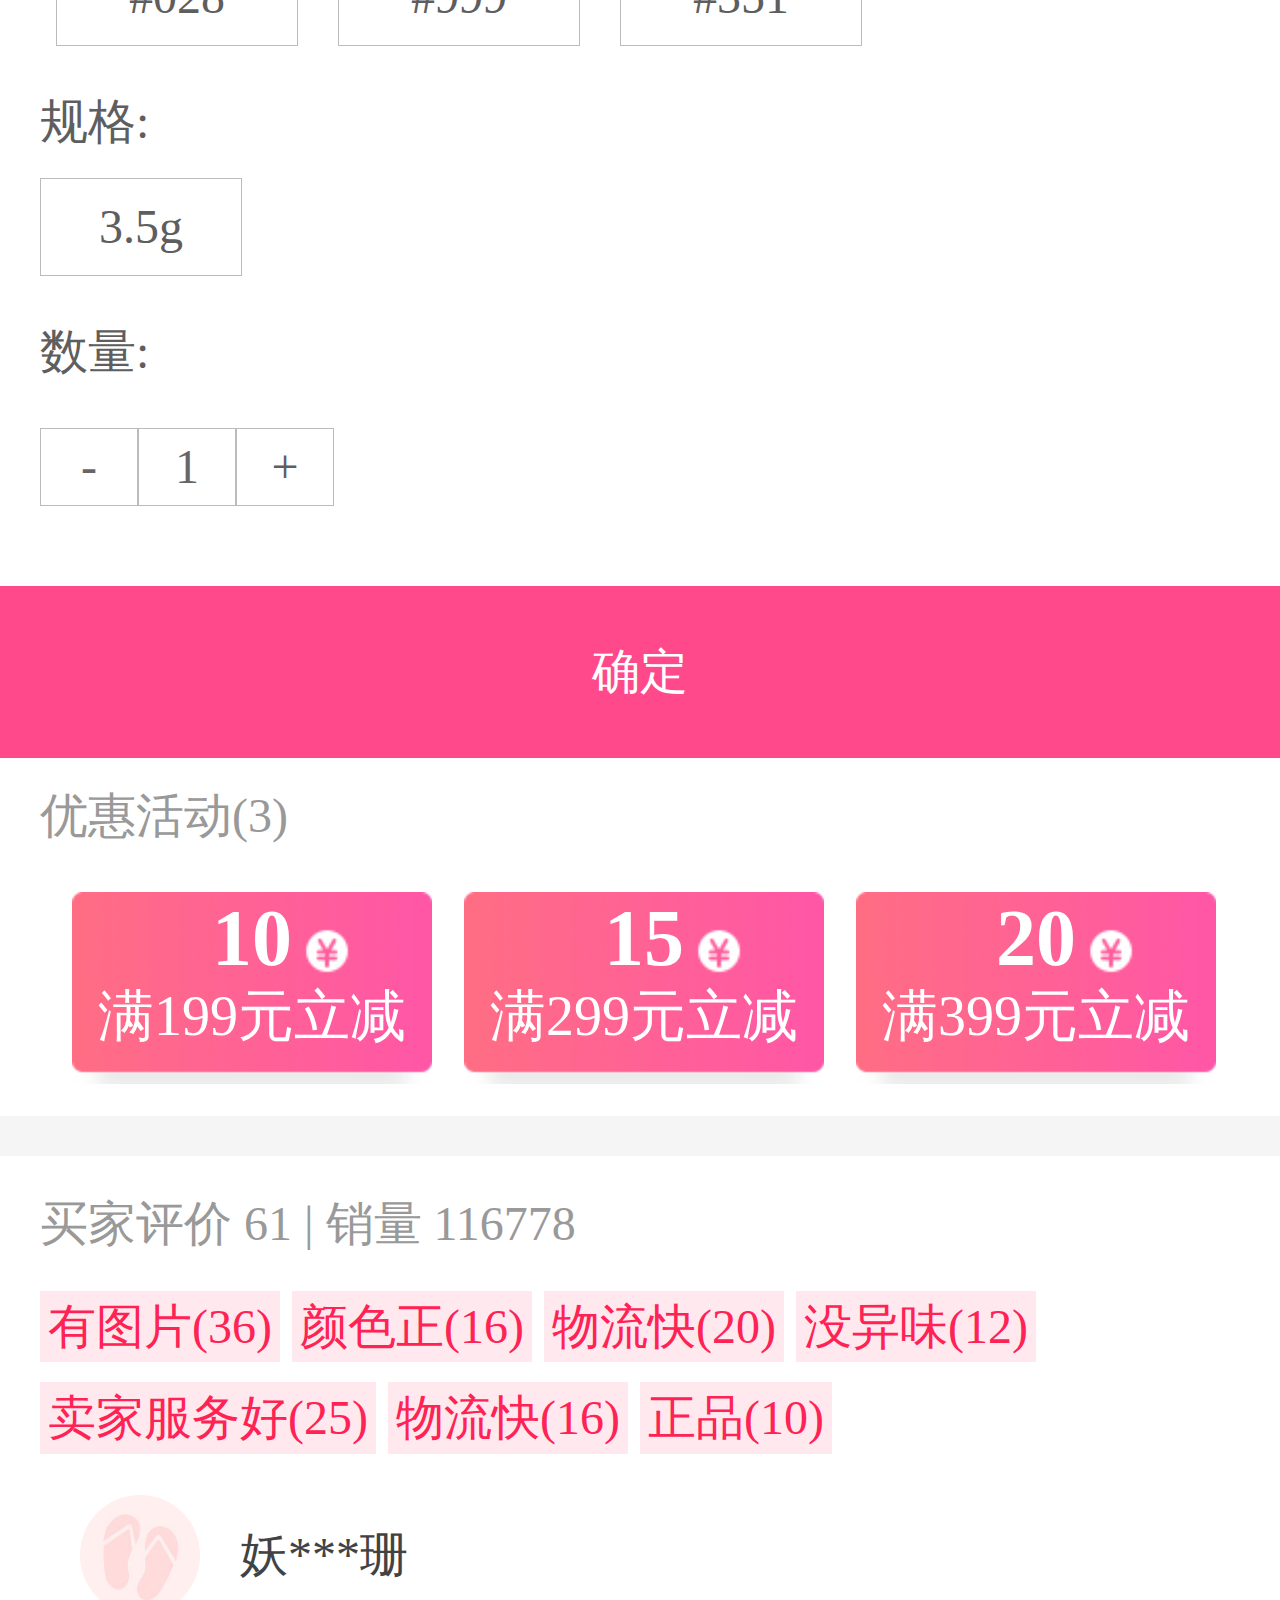
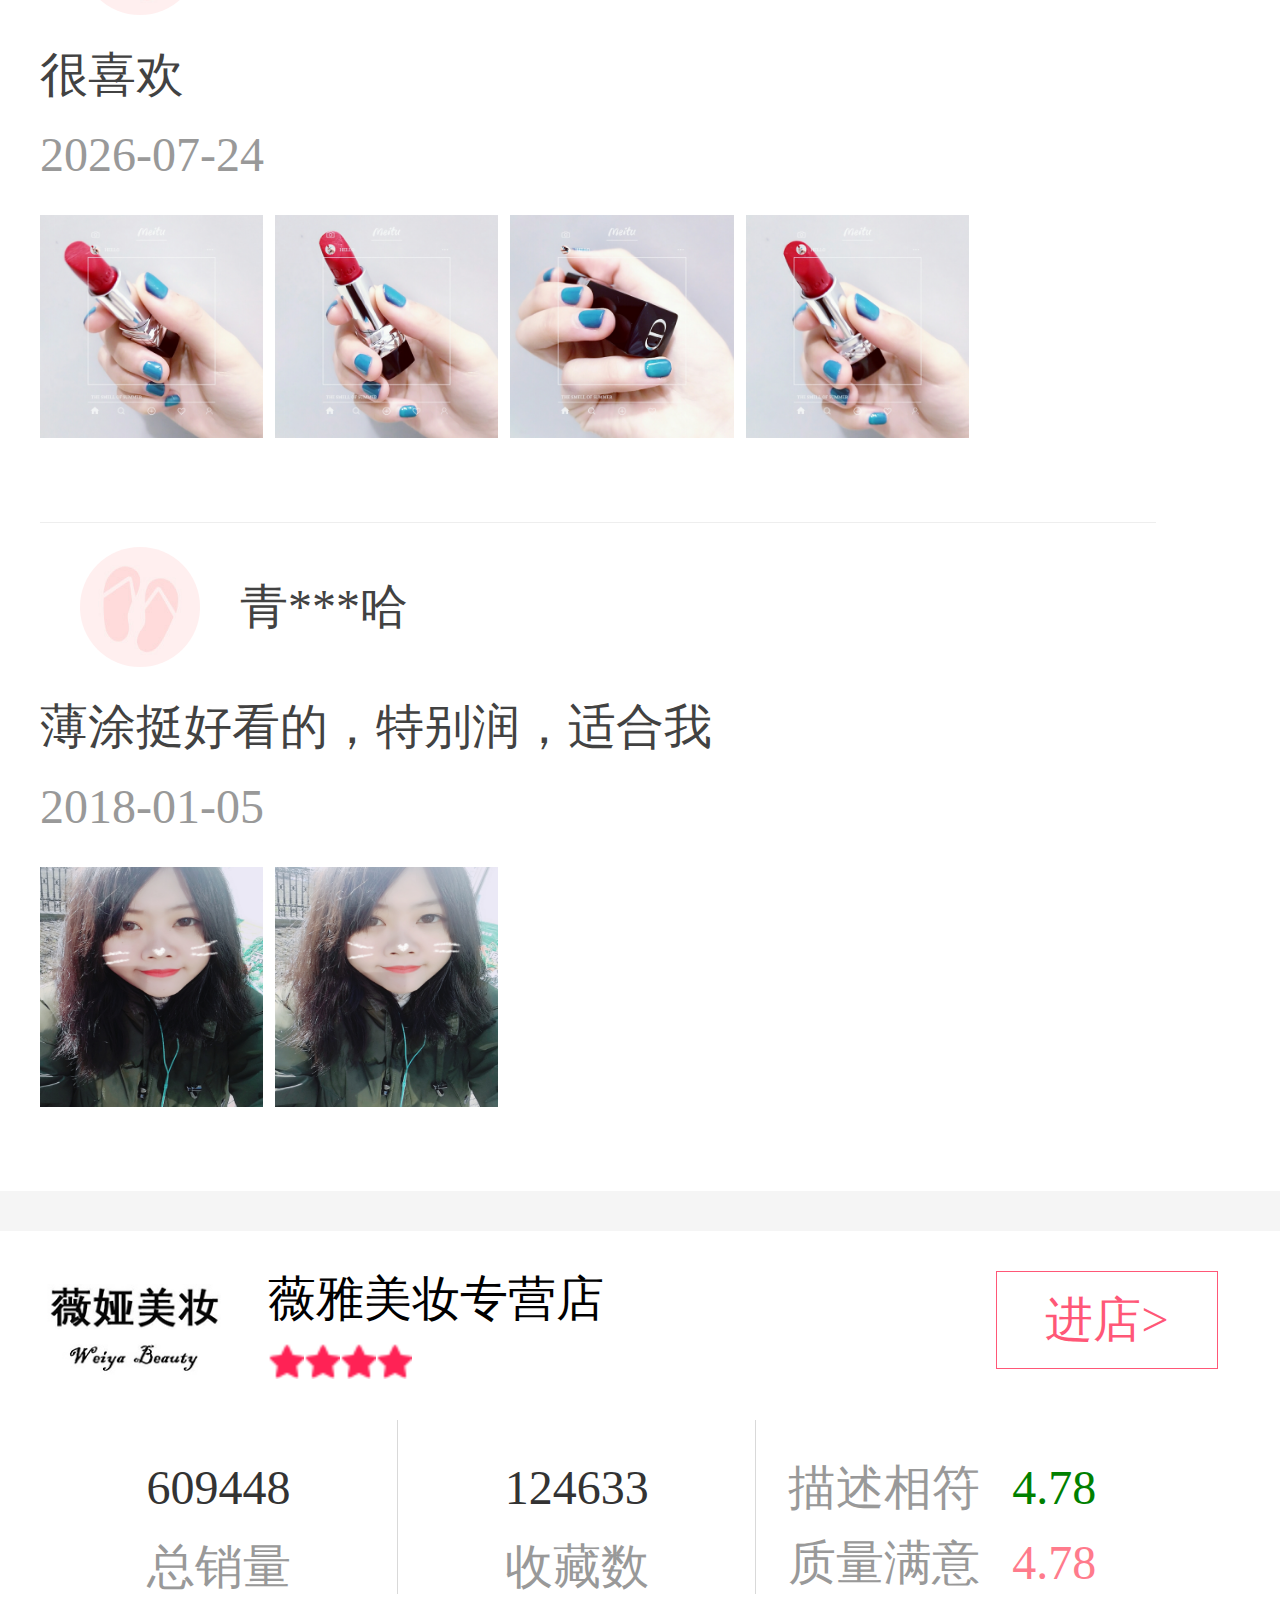
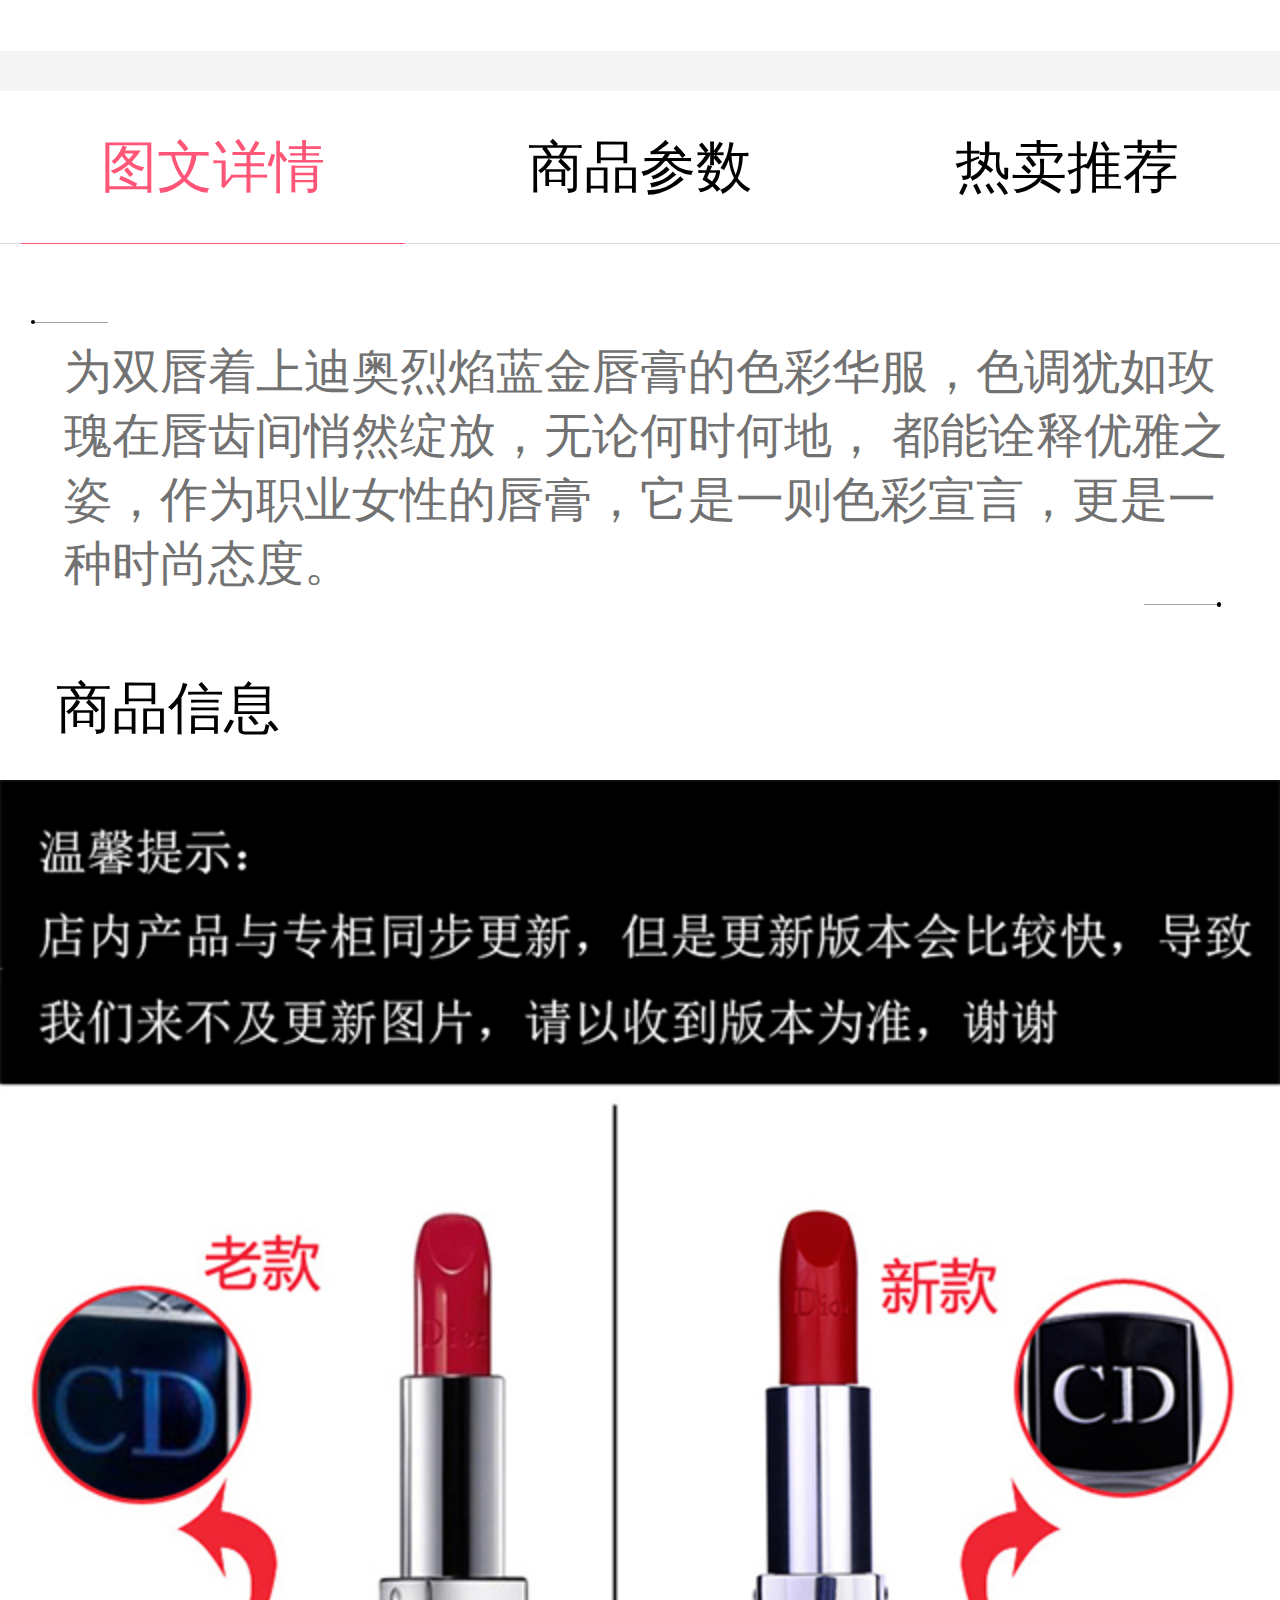
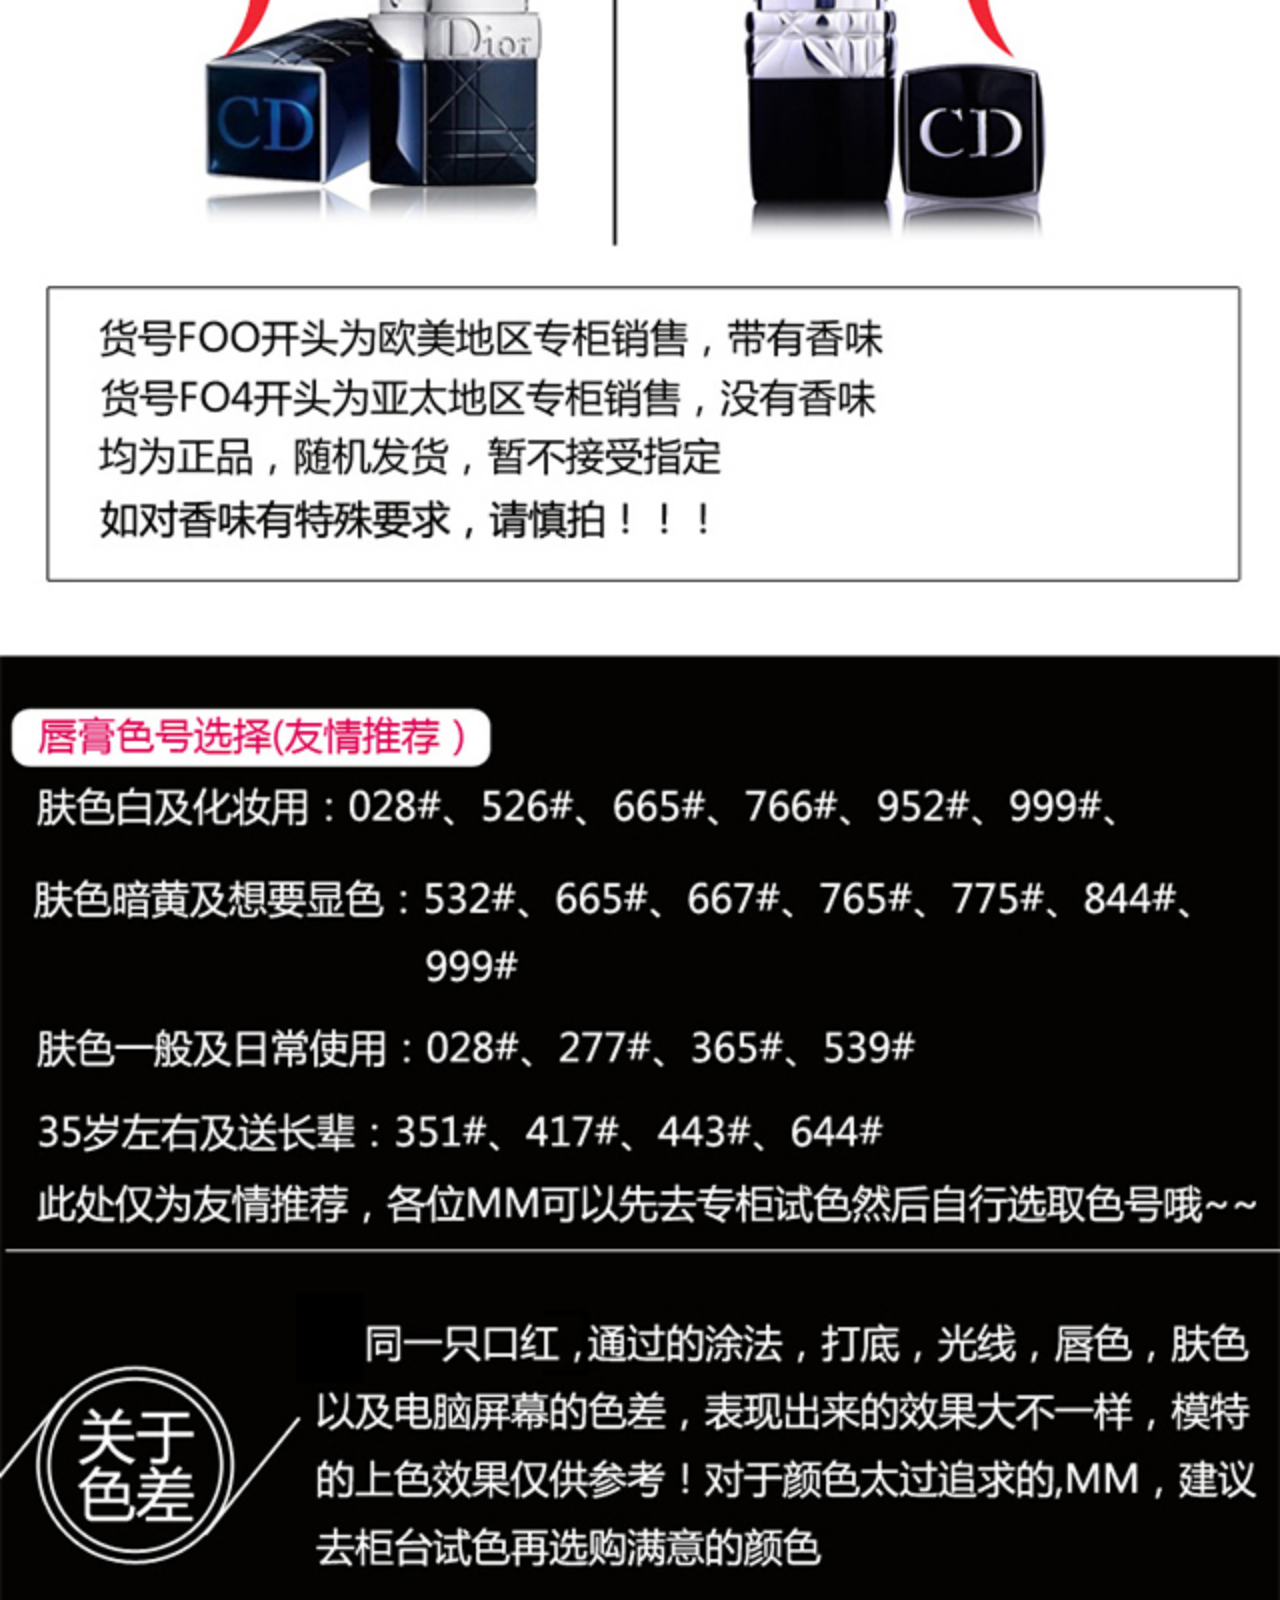
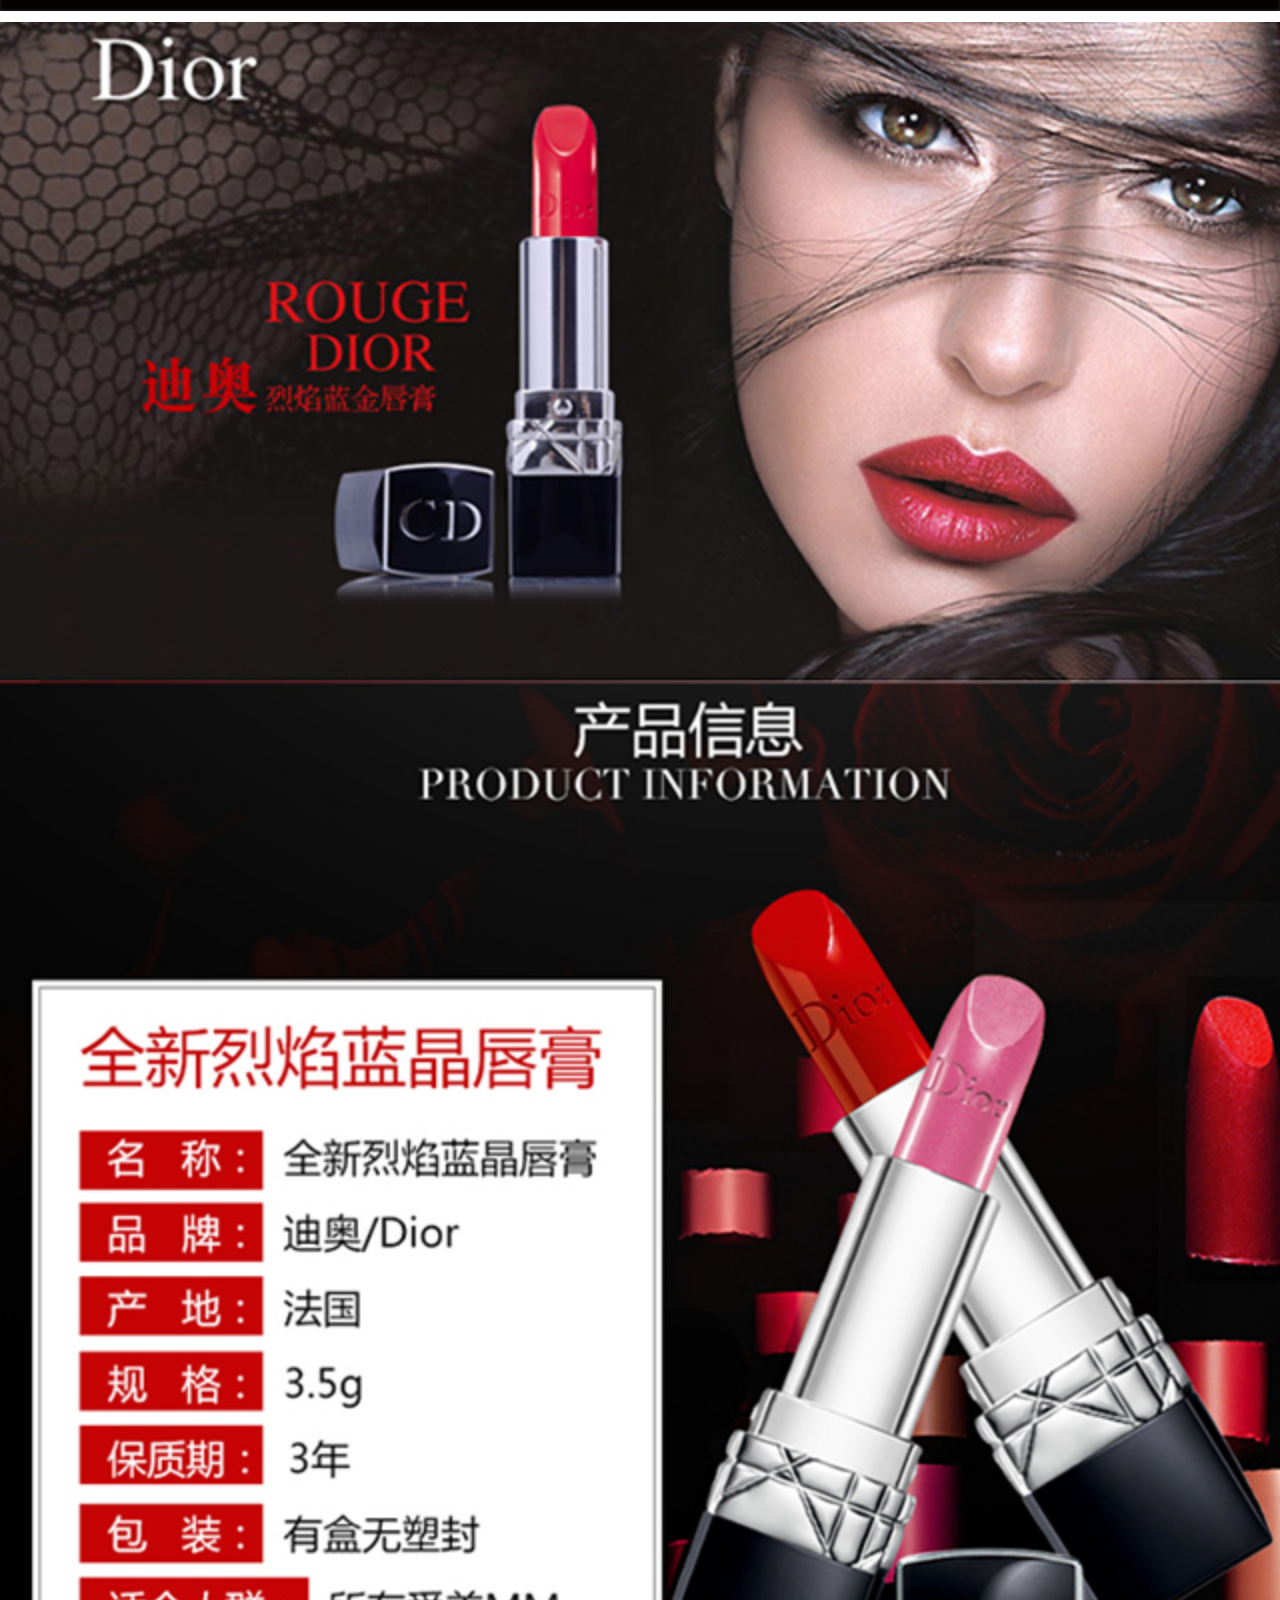
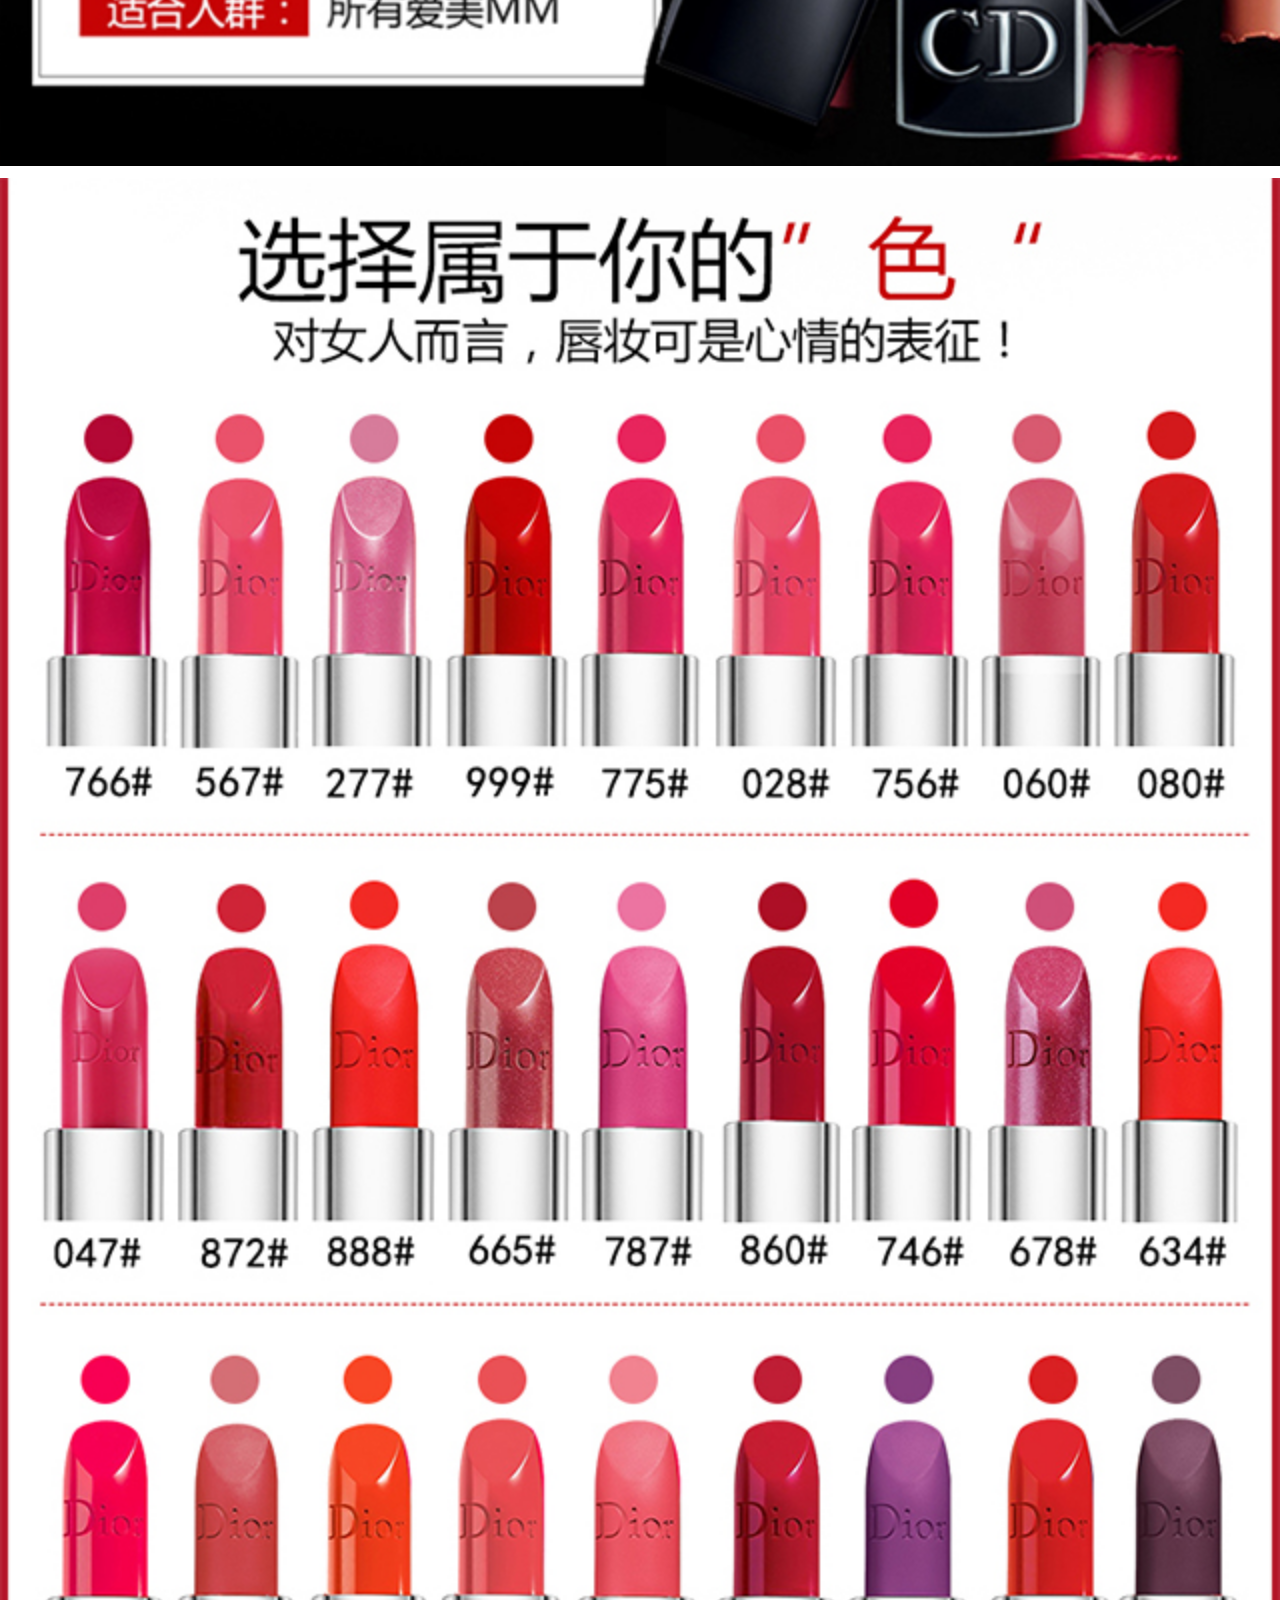
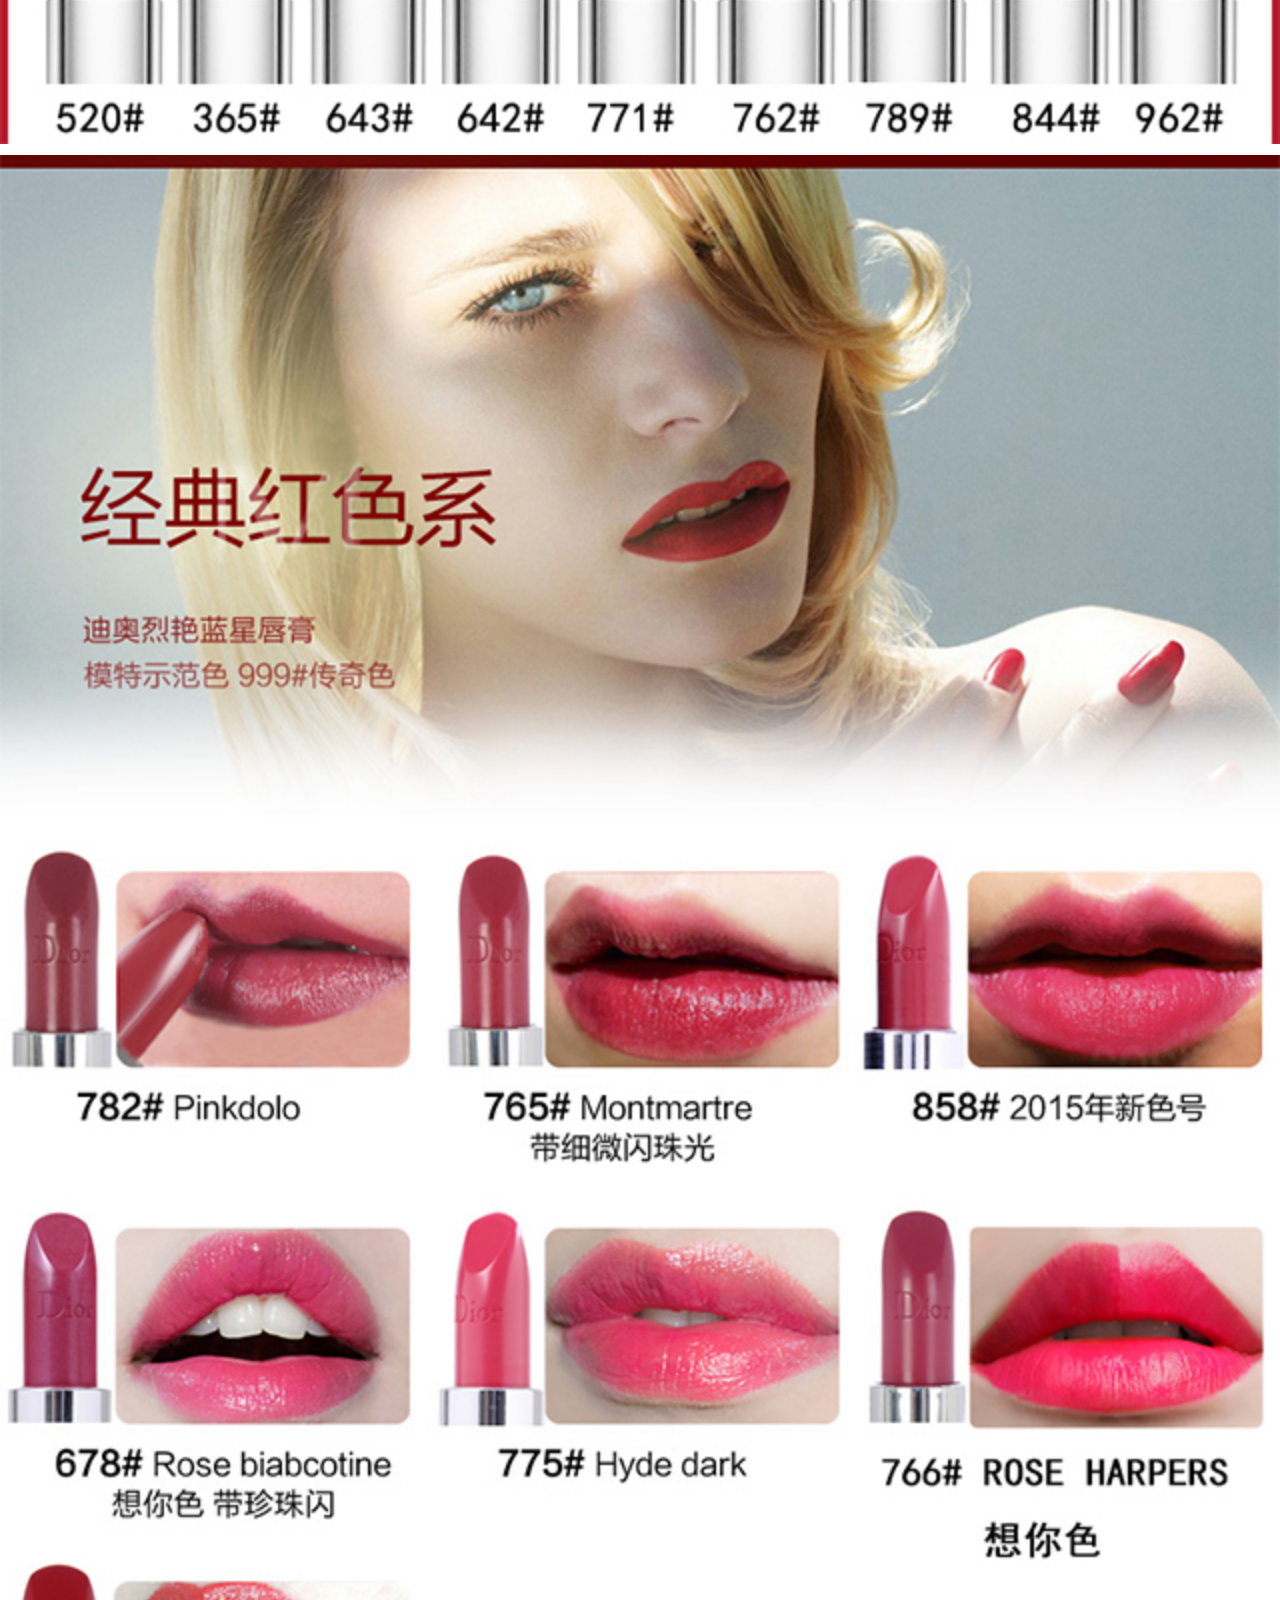
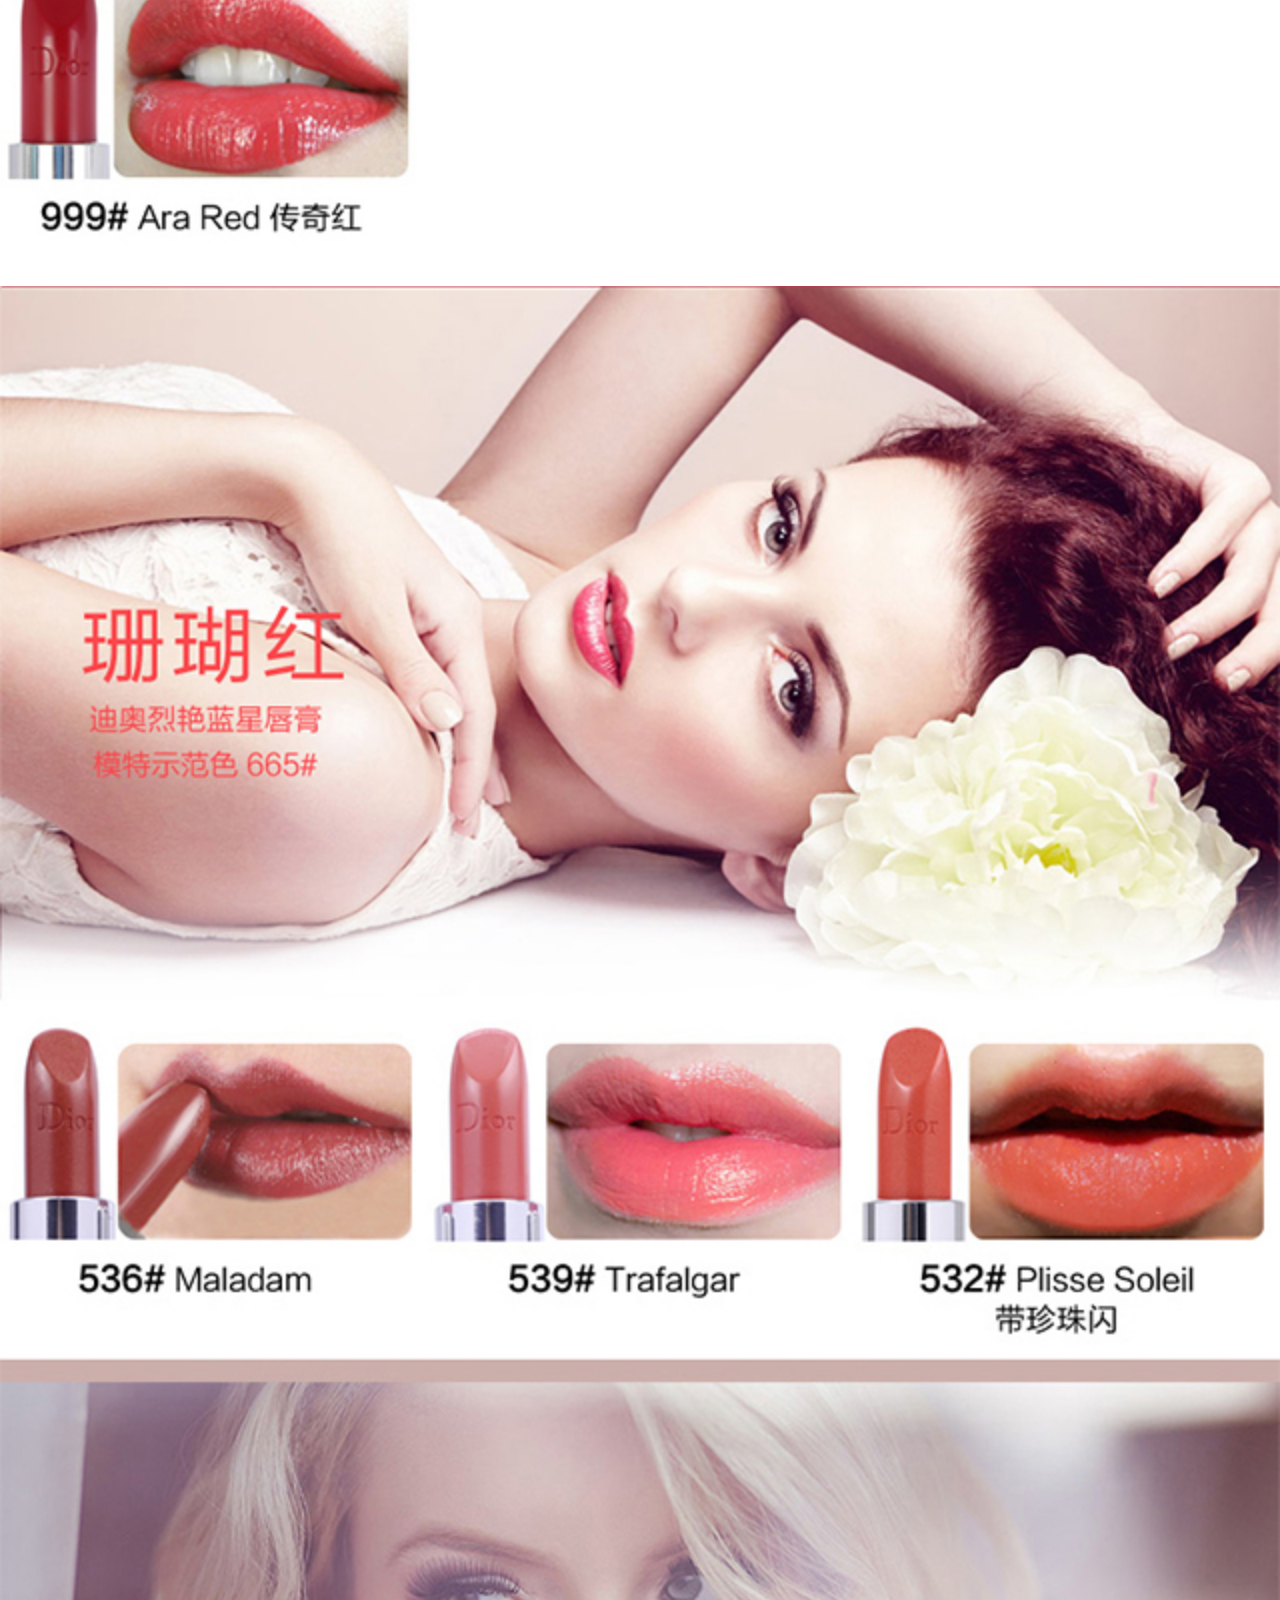
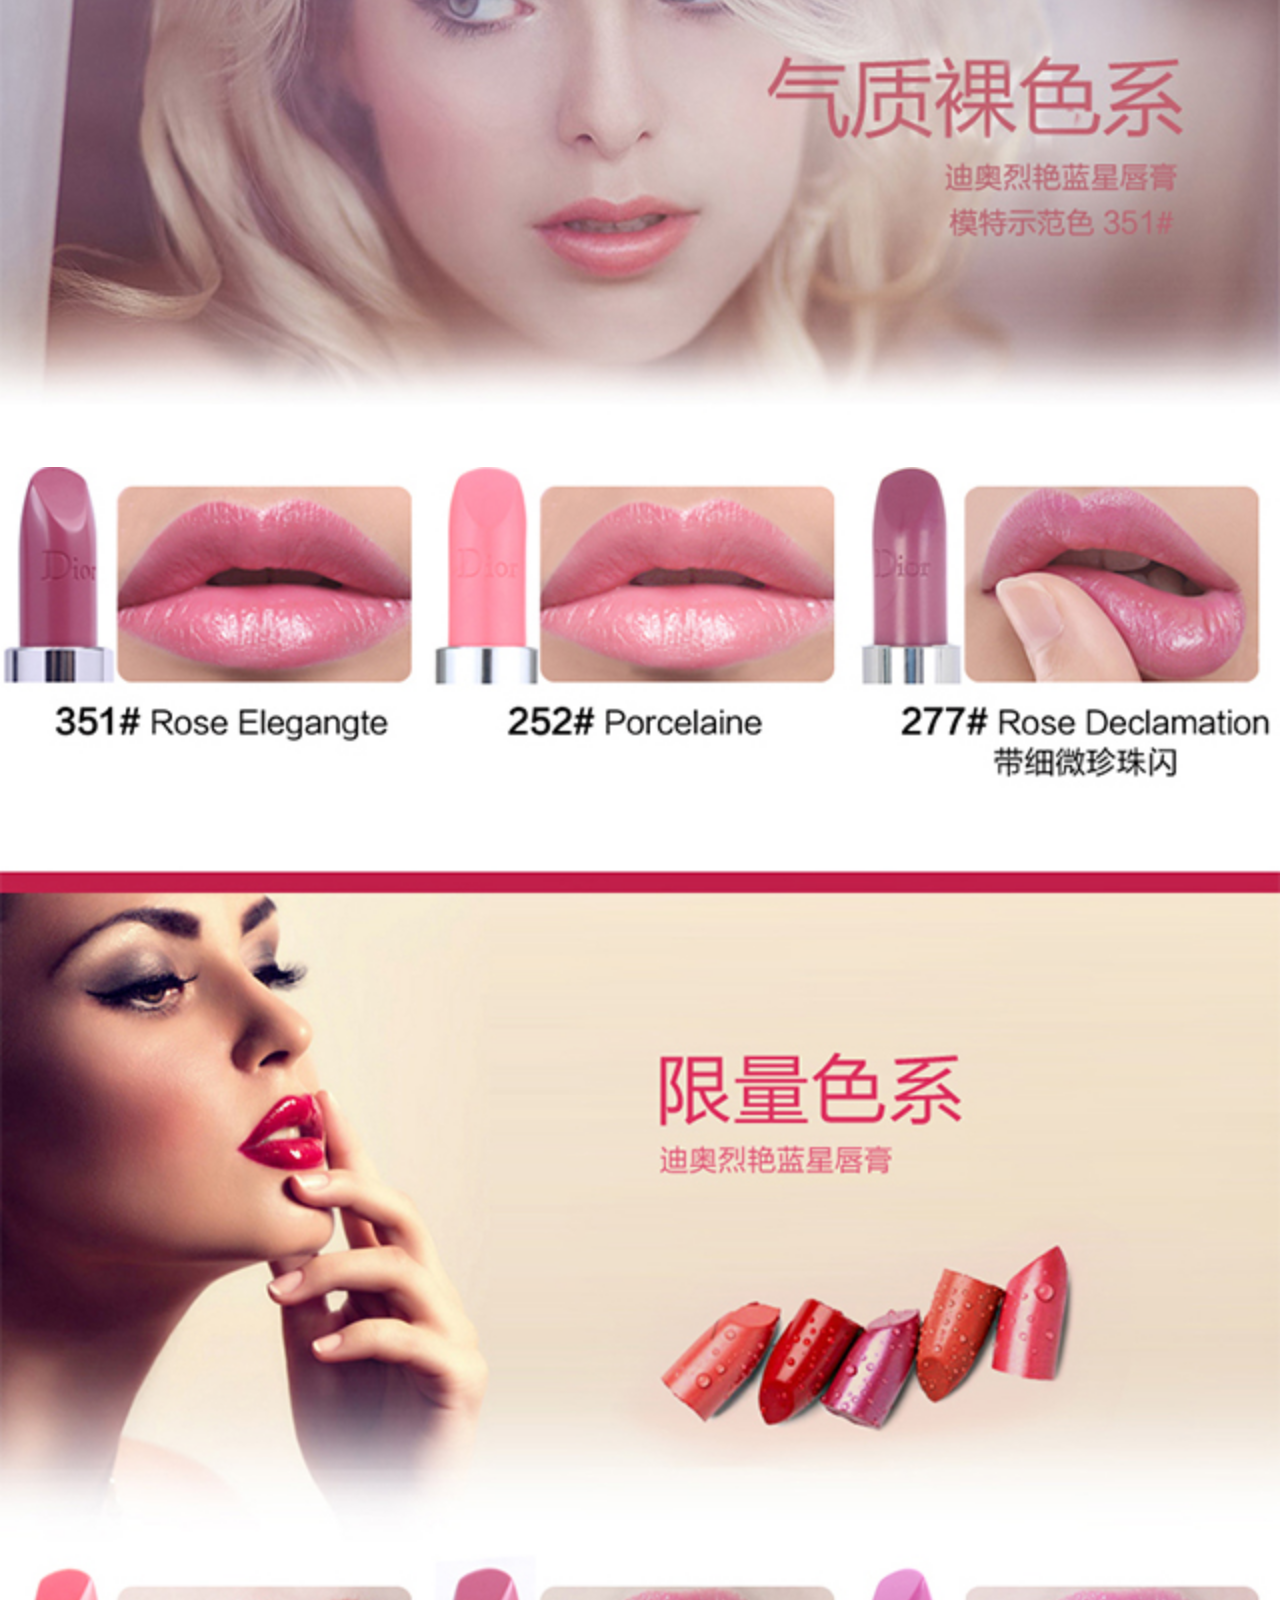
<file: details.html>
<!DOCTYPE html>
<html lang="en">
	<meta name = 'viewport' content = 'width=device-width,initial-scale=1,maximum-scale=1,user-scalable=no'>
	<title>Document</title>
	<link rel="stylesheet" href="css/normalize.css">
	<link rel="stylesheet" href="css/details.css">
	<link rel="stylesheet" href="http://at.alicdn.com/t/font_501733_1c3x23o4pjf0qkt9.css">
	<script src = 'js/rem.js'></script>
<body>
	<div class="top">
		<img src="img/dt1.jpg" alt="">
	</div>
	<div class="tit">
		<span>Dior/迪奥全新烈艳蓝金保湿不掉色咬唇妆唇膏口红3.5g</span>
	</div>
	<div class="price">
		<span>￥</span>
		<span>255.60</span>
		<del>￥426.00</del><br>
		<span class="ss">6折</span>
	</div>
	<div class="mian">
		<div class="inner">
			<span>免邮费</span>
			<span>浙江省金华市</span>
		</div>
	</div>
	<div class="fa">
		<img src="img/f1.png" alt="">
		<span>白付美分期购</span>
		<img src="img/f2.png" alt="">
		<span>品牌认证</span>
		<img src="img/f3.png" alt="">
		<span>48小时发货</span>
		<i class="iconfont icon-xiangyou"></i>
	</div>
	<div class="select">
		<span>请选择：颜色</span>
		<i class="iconfont icon-xiangyou"></i>
	</div>
	<div class="cash">
		<div class="had">优惠活动(3)</div>
		<div class="mid">
			<span>10</span>
			<img src="img/aa2.png" alt="">
			<p>满199元立减</p>
		</div>
		<div class="mid">
			<span>15</span>
			<img src="img/aa2.png" alt="">
			<p>满299元立减</p>
		</div>
		<div class="mid">
			<span>20</span>
			<img src="img/aa2.png" alt="">
			<p>满399元立减</p>
		</div>
	</div>
	<div class="evaluate">
		<div class="evatop">
			<span>买家评价 61 | 销量 116778</span>
			<i class="iconfont icon-xiangyou"></i>
		</div>
		<div class="tags">
			<span>有图片(36)</span>
			<span>颜色正(16)</span>
			<span>物流快(20)</span>
			<span>没异味(12)</span>
			<span>卖家服务好(25)</span>
			<span>物流快(16)</span>
			<span>正品(10)</span>
		</div>
		<div class="userlist">
			<div class="imgss">
				<img src="img/ev1.jpg" alt="">
			</div>
			<span>妖***珊</span>
			<p>很喜欢</p>
			<p class="time"></p>
			<div class="pics">
				<img src="img/ww1.jpg" alt="">
				<img src="img/ww2.jpg" alt="">
				<img src="img/ww3.jpg" alt="">
				<img src="img/ww4.jpg" alt="">
			</div>
		</div>
		<div class="userlist">
			<div class="imgss">
				<img src="img/ev1.jpg" alt="">
			</div>
			<span>青***哈</span>
			<p>薄涂挺好看的，特别润，适合我</p>
			<p class="yyt">2018-01-05</p>
			<div class="picss">
				<img src="img/ww5.jpg" alt="">
				<img src="img/ww6.jpg" alt="">
			</div>
		</div>
	</div>
	<div class="shop">
		<div class="shophead">
			<img src="img/sh1.jpg" alt="">
			<span>薇雅美妆专营店</span>
			<div class="star">
				<img src="img/sh2.png" alt="">
				<img src="img/sh2.png" alt="">
				<img src="img/sh2.png" alt="">
				<img src="img/sh2.png" alt="">
			</div>
			<div class="entry">
				<span>进店></span>
			</div>
		</div>
		<div class="shopper">
			<div class="shleft">
				<p>609448</p>
				<span>总销量</span>
			</div>
			<div class="shmid">
				<p>124633</p>
				<span>收藏数</span>
			</div>
			<div class="shright">
				<span>描述相符</span>
				<span>4.78</span><br>
				<span>质量满意</span>
				<span>4.78</span>
			</div>
		</div>
	</div>
	<div class="box">
		<div class="first">
			<span>图文详情</span>
			<span>商品参数</span>
			<span>热卖推荐</span>
		</div>
		<div class="two">
			<img src="img/u9.png" alt="">
			<p>为双唇着上迪奥烈焰蓝金唇膏的色彩华服，色调犹如玫瑰在唇齿间悄然绽放，无论何时何地， 都能诠释优雅之姿，作为职业女性的唇膏，它是一则色彩宣言，更是一种时尚态度。</p>
			<img class=	'tworight' src="img/u0.png" alt="">
		</div>
		<div class="three">商品信息</div>
		<div class="four">
			<img src="img/bx1.jpg" alt="">
			<img src="img/bx2.jpg" alt="">
			<img src="img/bx3.jpg" alt="">
			<img src="img/bx4.jpg" alt="">
			<img src="img/bx5.jpg" alt="">
			<img src="img/bx6.jpg" alt="">
			<img src="img/bx7.jpg" alt="">
			<img src="img/bx8.jpg" alt="">
		</div>
		<div class="five">服务说明</div>
		<div class="six">
			<img src="img/bx9.jpg" alt="">
			<img src="img/bx10.jpg" alt="">
			<ul>
				<li>
					<span>产地</span>
					<span>法国</span>
				</li>
				<li>
					<span>功效</span>
					<span>防脱色,易上色,滋润,保湿,持久</span>
				</li>
				<li>
					<span>颜色</span>
					<span>＃351,＃365,＃277,＃860,＃080,哑光＃999,＃766,＃756,＃888,＃999,＃520,＃775,＃643,＃787,＃028</span>
				</li>
				<li>
					<span>保质期</span>
					<span>3年</span>
				</li>
				<li>
					<span>规格</span>
					<span>3.5g</span>
				</li>
				<li>
					<span>适合人群</span>
					<span>通用</span>
				</li>
				<li>
					<span>适合肤质</span>
					<span>所有肤质</span>
				</li>
				<li>
					<span>化妆品特性</span>
					<span>咬唇妆,多色,性感裸妆,不脱色,变色护唇</span>
				</li>
				<li>
					<span>上市时间</span>
					<span>2017</span>
				</li>
				<li>
					<span>国家</span>
					<span>法国</span>
				</li>
				<li>
					<span>是否防晒</span>
					<span>否</span>
				</li>
				<li>
					<span>是否特殊化妆品</span>
					<span>否</span>
				</li>
				<li>
					<span>规则类型</span>
					<span>正常规格</span>
				</li>
				<li>
					<span>是否进口</span>
					<span>是</span>
				</li>
			</ul>
		</div>
	</div>
	<div class="recommend">
		<div class="rinner">
			<div>
				<img src="img/ws1.jpg" alt="">
				<p>正品香奈儿/Chanel炫亮魅力丝绒保湿湿润不脱色口红唇膏</p>
				<span>¥258.00</span>
			</div>
			<div>
				<img src="img/dt2.jpg" alt="">
				<p>星星同款52 YSL圣罗兰星辰保湿哑光不掉色咬唇妆口红方管</p>
				<span>¥258.00</span>
			</div>
			<div>
				<img src="img/ws3.jpg" alt="">
				<p>DIOR/迪奥 固体唇釉 魅惑漆光釉保持持久不掉色唇膏口红</p>
				<span>¥258.00</span>
			</div>
			<div>
				<img src="img/ws4.jpg" alt="">
				<p>正品法国纪梵希小羊皮保湿持久不掉色不脱色唇膏哑光口红咬唇妆</p>
				<span>¥258.00</span>
			</div>
			<div>
				<img src="img/ws5.jpg" alt="">
				<p>正品Mac子弹头持久不掉色保湿果冻唇膏口红 哑光咬唇妆小辣椒</p>
				<span>¥258.00</span>
			</div>
			<div>
				<img src="img/ws6.jpg" alt="">
				<p>正品兰蔻菁纯丝缎玫瑰丝绒哑光保湿持久滋润不掉色咬唇妆唇膏口红</p>
				<span>¥258.00</span>
			</div>
			<div>
				<img src="img/ws7.jpg" alt="">
				<p>YSL/圣罗兰迷魅圆管亮彩保湿滋润咬唇妆不掉色唇膏口红斩男色</p>
				<span>¥258.00</span>
			</div>
			<div>
				<img src="img/ws8.jpg" alt="">
				<p>正品Chanel/香奈儿coco小姐保湿不掉色咬唇妆唇膏口红</p>
				<span>¥258.00</span>
			</div>
			<div>
				<img src="img/ws9.jpg" alt="">
				<p>Chanel/香奈儿丝绒不掉色雾面短管口红唇釉咬唇妆6ml</p>
				<span>¥258.00</span>
			</div>
		</div>
	</div>
	<div class="side">
		<div class="upbox">
			<img src="img/ss1.png" alt="">
			<span>私聊</span>
		</div>
		<div id="down">
			<img src="img/ss2.png" alt="">
			<span>置顶</span>
		</div>
	</div>
	<div class="cover">
	</div>
	<div class="cright" >
		<div class="cone">
			<span>首页</span>
			<div class="chome">
				<img src="img/home.jpg" alt="">
			</div>
		</div>
		<div class="cone">
			<span>购物车</span>
			<div class="ccash">
				<img src="img/cas.jpg" alt="">
			</div>
		</div>
		<div class="cone">
			<span>搜索</span>
			<div class="csear">
				<img src="img/vv1.jpg" alt="">
			</div>
		</div>
		<div class="cone">
			<span>查订单</span>
			<div class="corder">
				<img src="img/vv2.jpg" alt="">
			</div>
		</div>
		<div id="moveup">快捷导航</div>
		<div class="cdel">
			<img src="img/vv3.png" alt="">
		</div>
	</div>
	<!-- 购物车 -->
	<div class="cover2"></div>
	<div class="blank">
		<div class="bpic">
			<img src="img/bb1.jpg" alt="">
		</div>
		<div class="bright">
			<span>￥</span>
			<span>255.60</span><br>
			<span>库存72件</span><br>
			<span>已选择:</span>
			<span class="already"></span>
			<span class="already1"></span>
			<!-- "＃028""3.5g" -->
			<span class="shut">X</span>
		</div>
		<div class="select">
			<div class="colo">颜色:</div>
			<ul>
				<li class="colors">#028</li>
				<li class="colors">#999</li>
				<li class="colors">#351</li>
			</ul>
			<div class="colo">规格:</div>
			<p class="spec">3.5g</p>
			<div class="colo">数量:</div>
			<div class="count">
				<span class="minus">-</span>
				<span class="coun">1</span>
				<span class="add">+</span>
			</div>
		</div>
		<div class="sure">确定</div>
	</div>
	<footer>
		<div>
			<i class="iconfont icon-wujiaoxingkong"></i><br>
			<span>收藏</span>
		</div>
		<div>
			<i class="iconfont icon-dianpu"></i><br>
			<span>小店</span>
		</div>
		<div class="addcush">
			加入购物车
		</div>
		<div>
			立即购买
		</div>
	</footer>

</body>
</html>
<script src="js/details.js"></script>
</file>
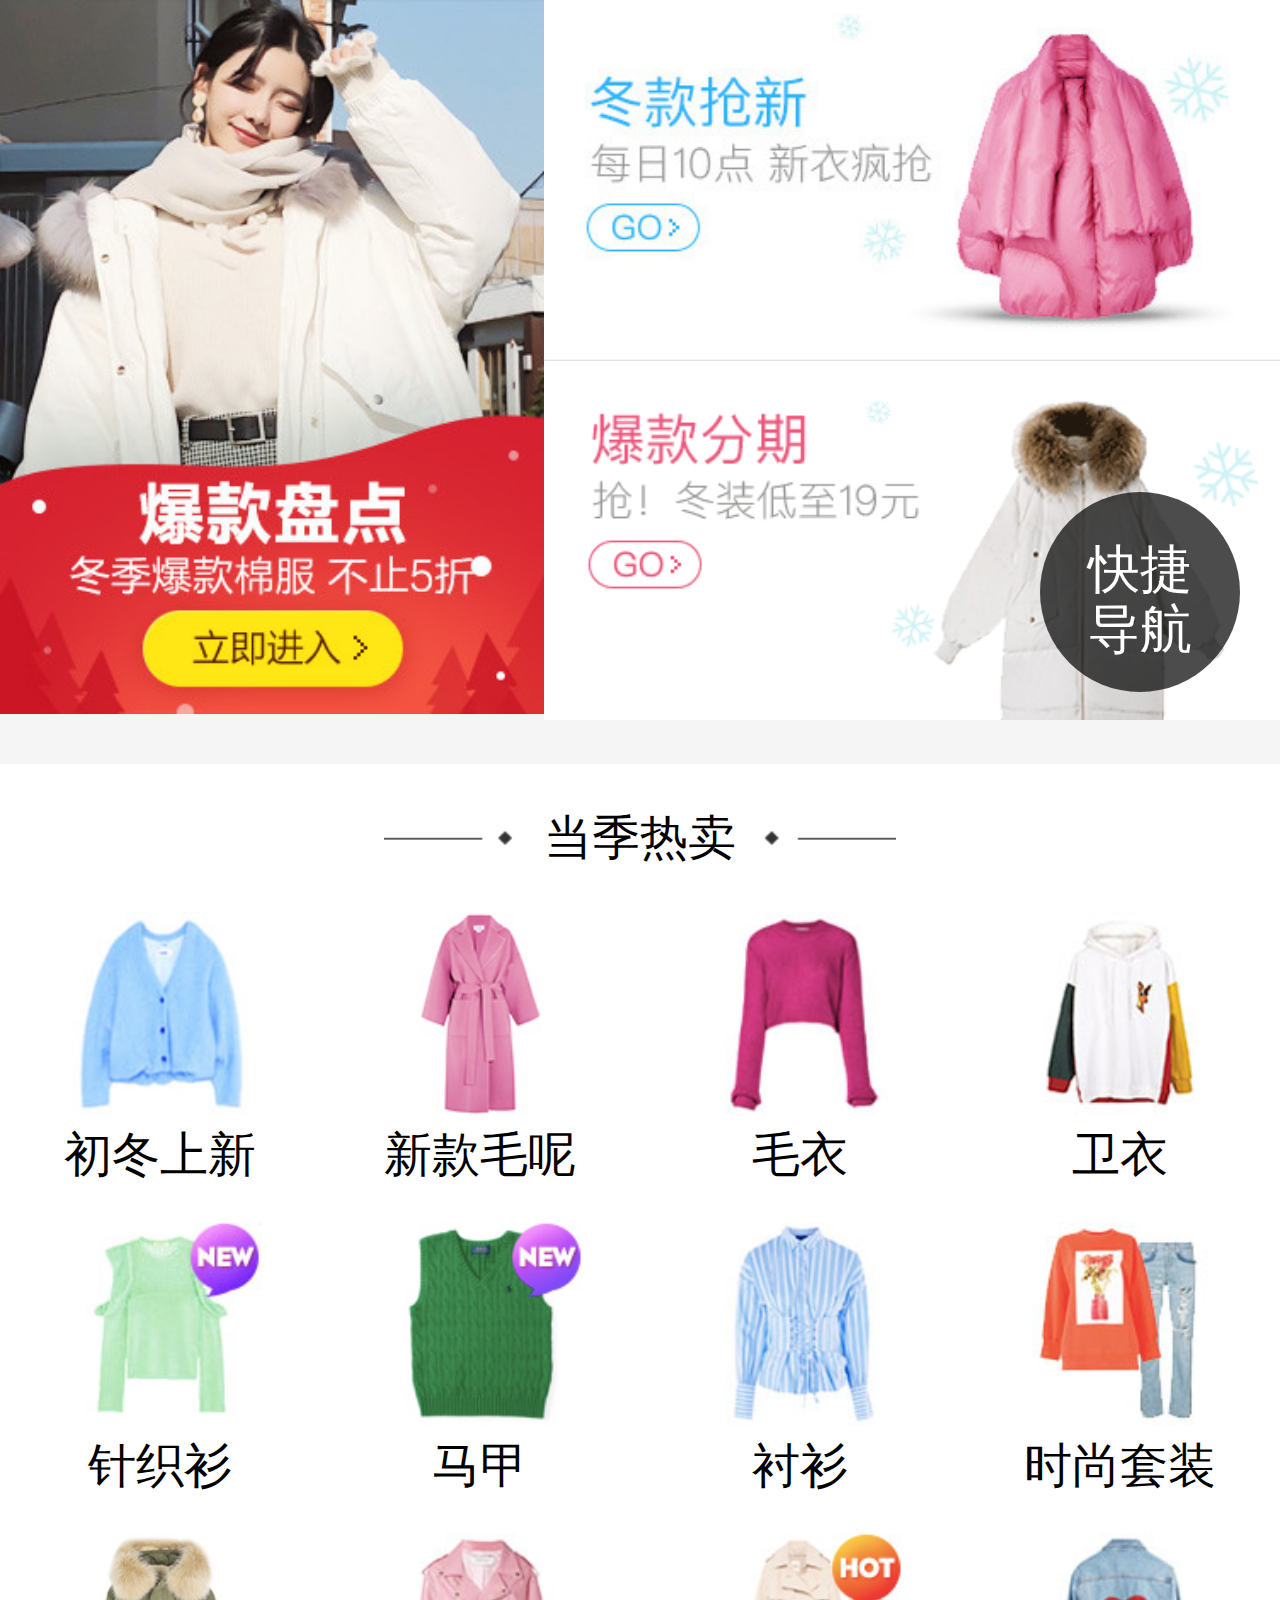
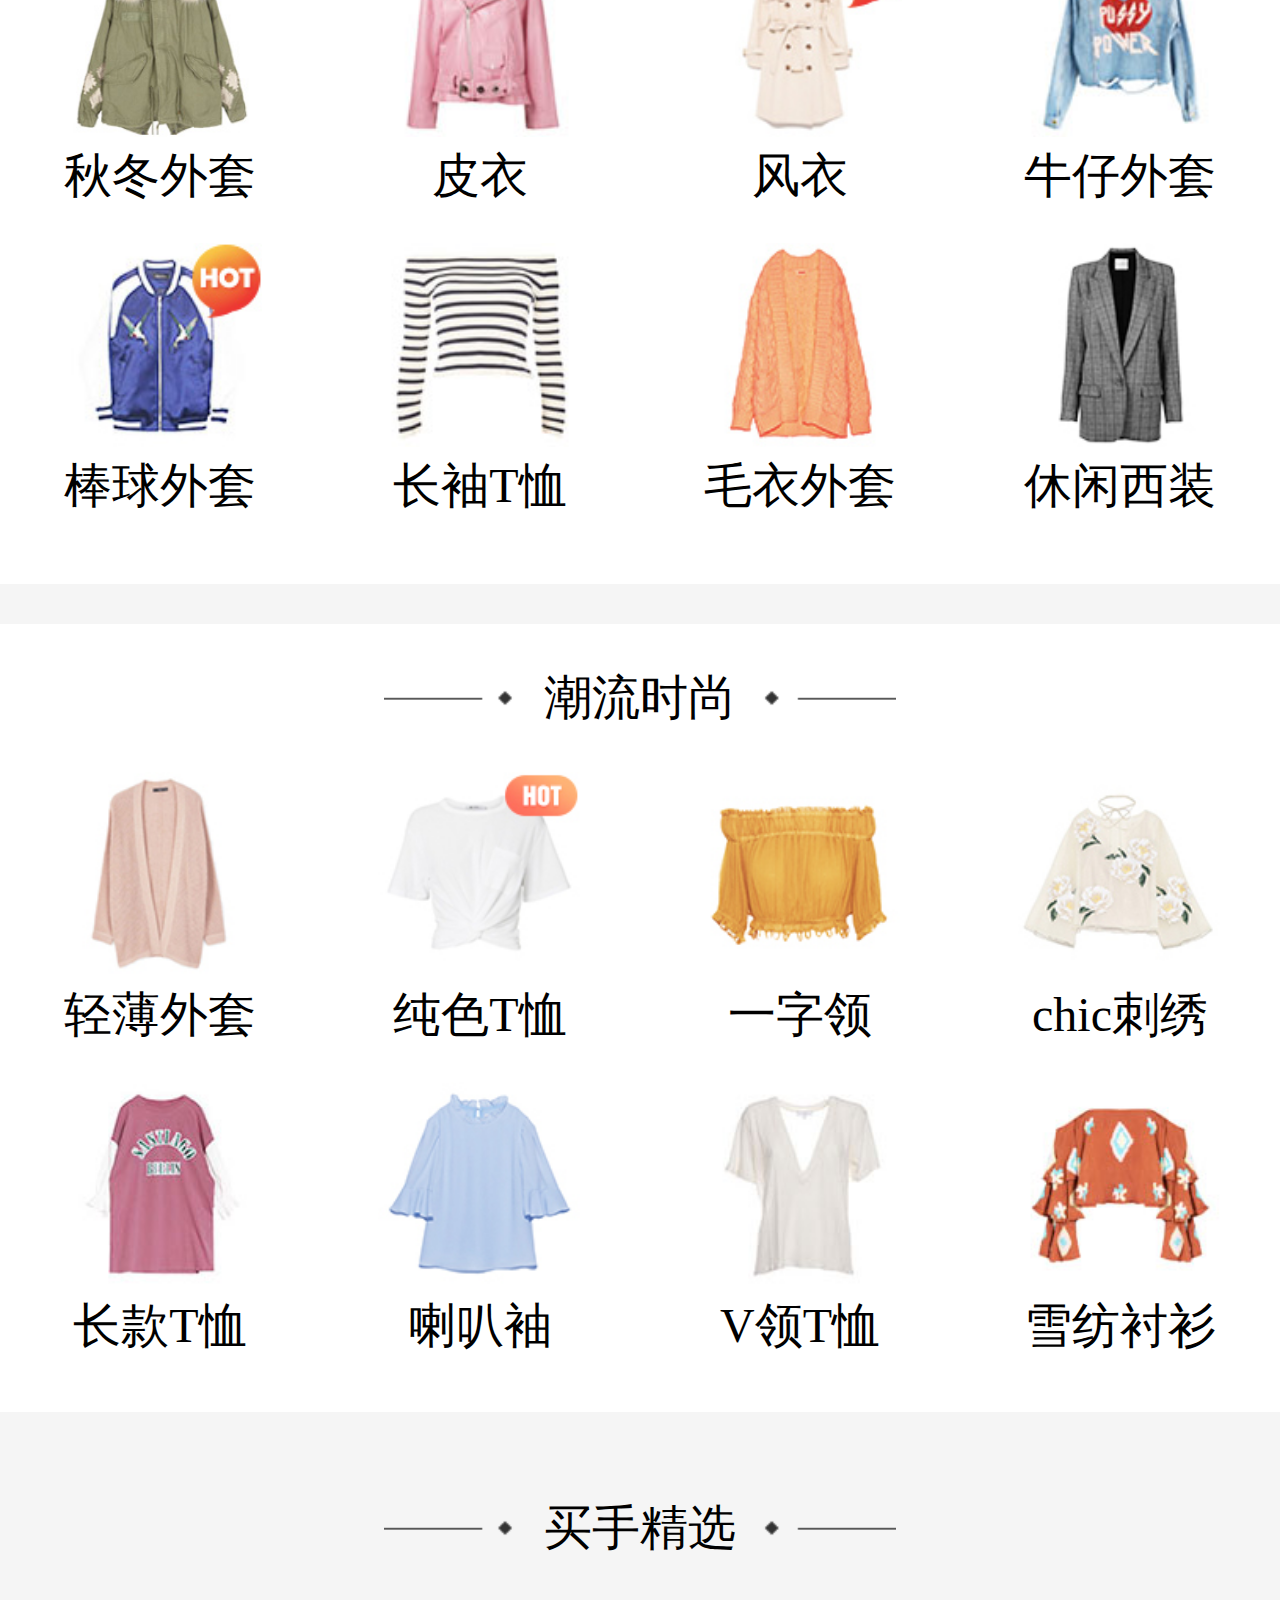
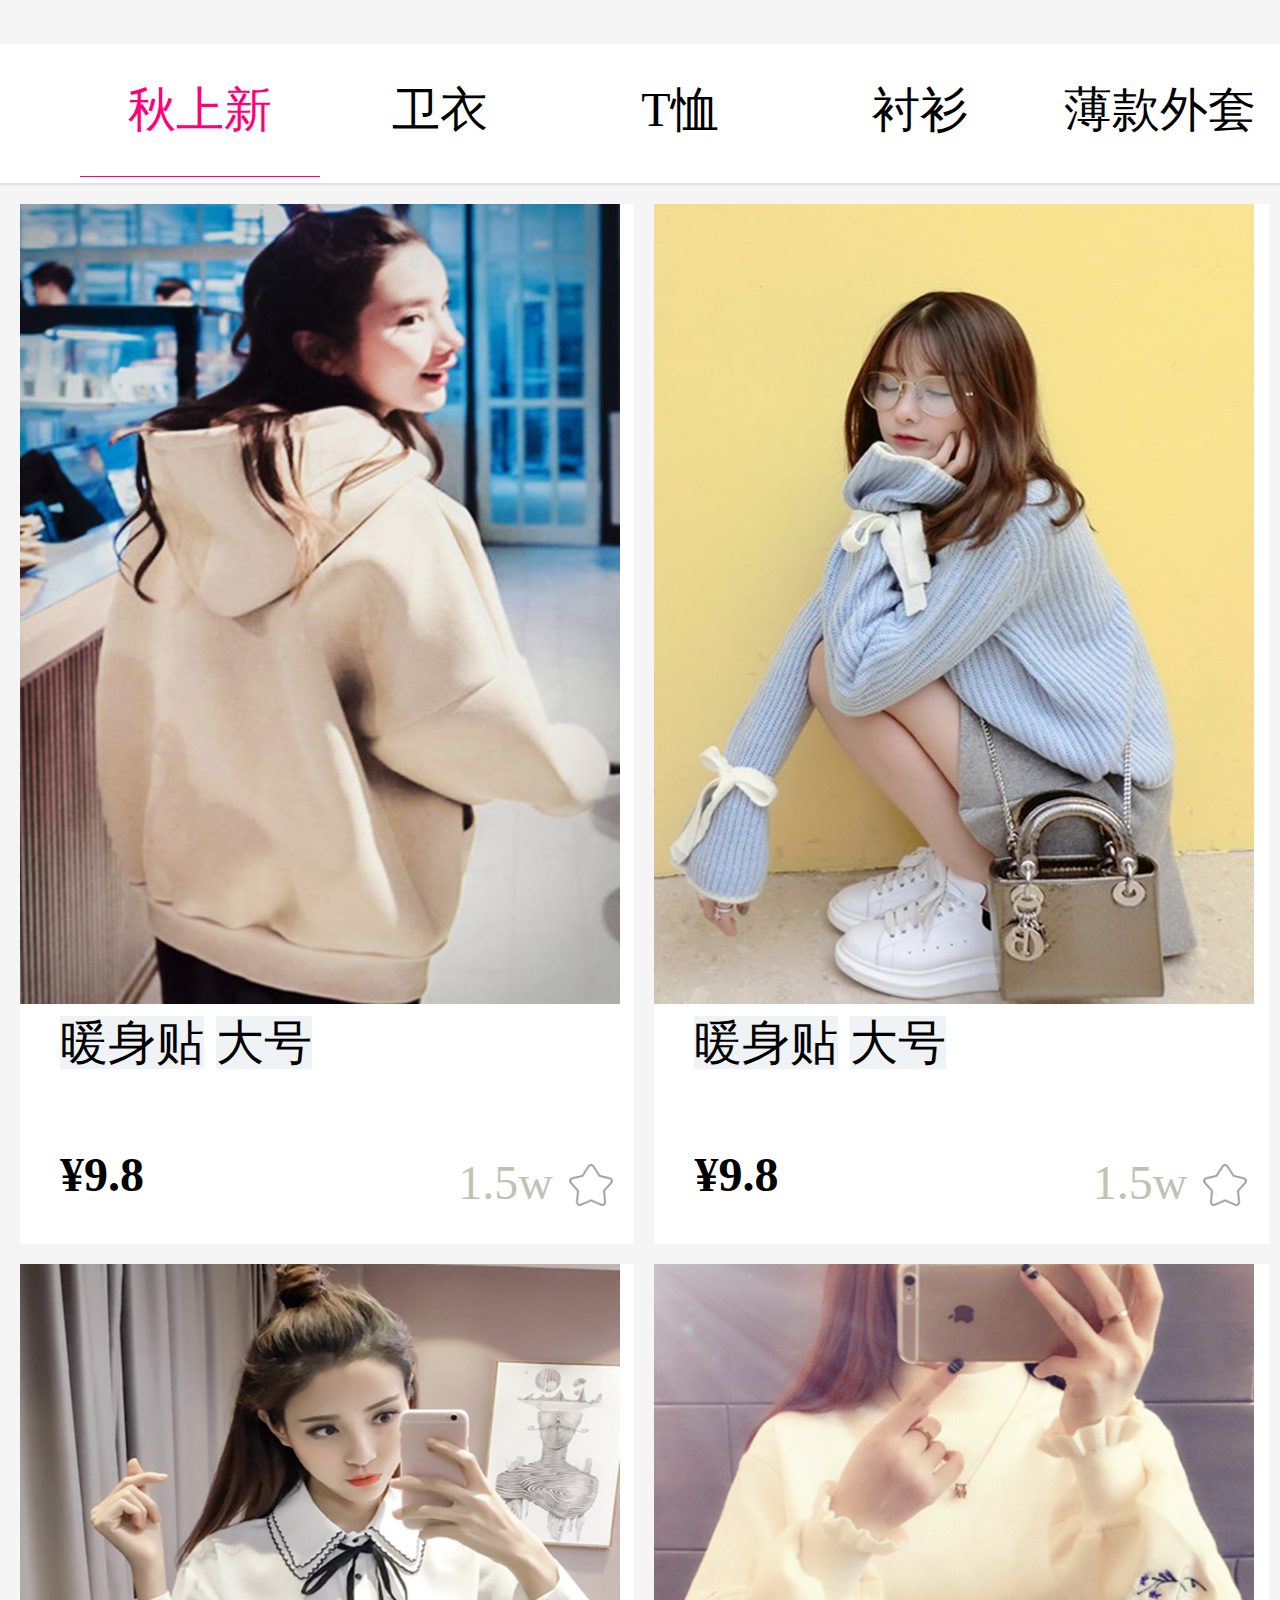
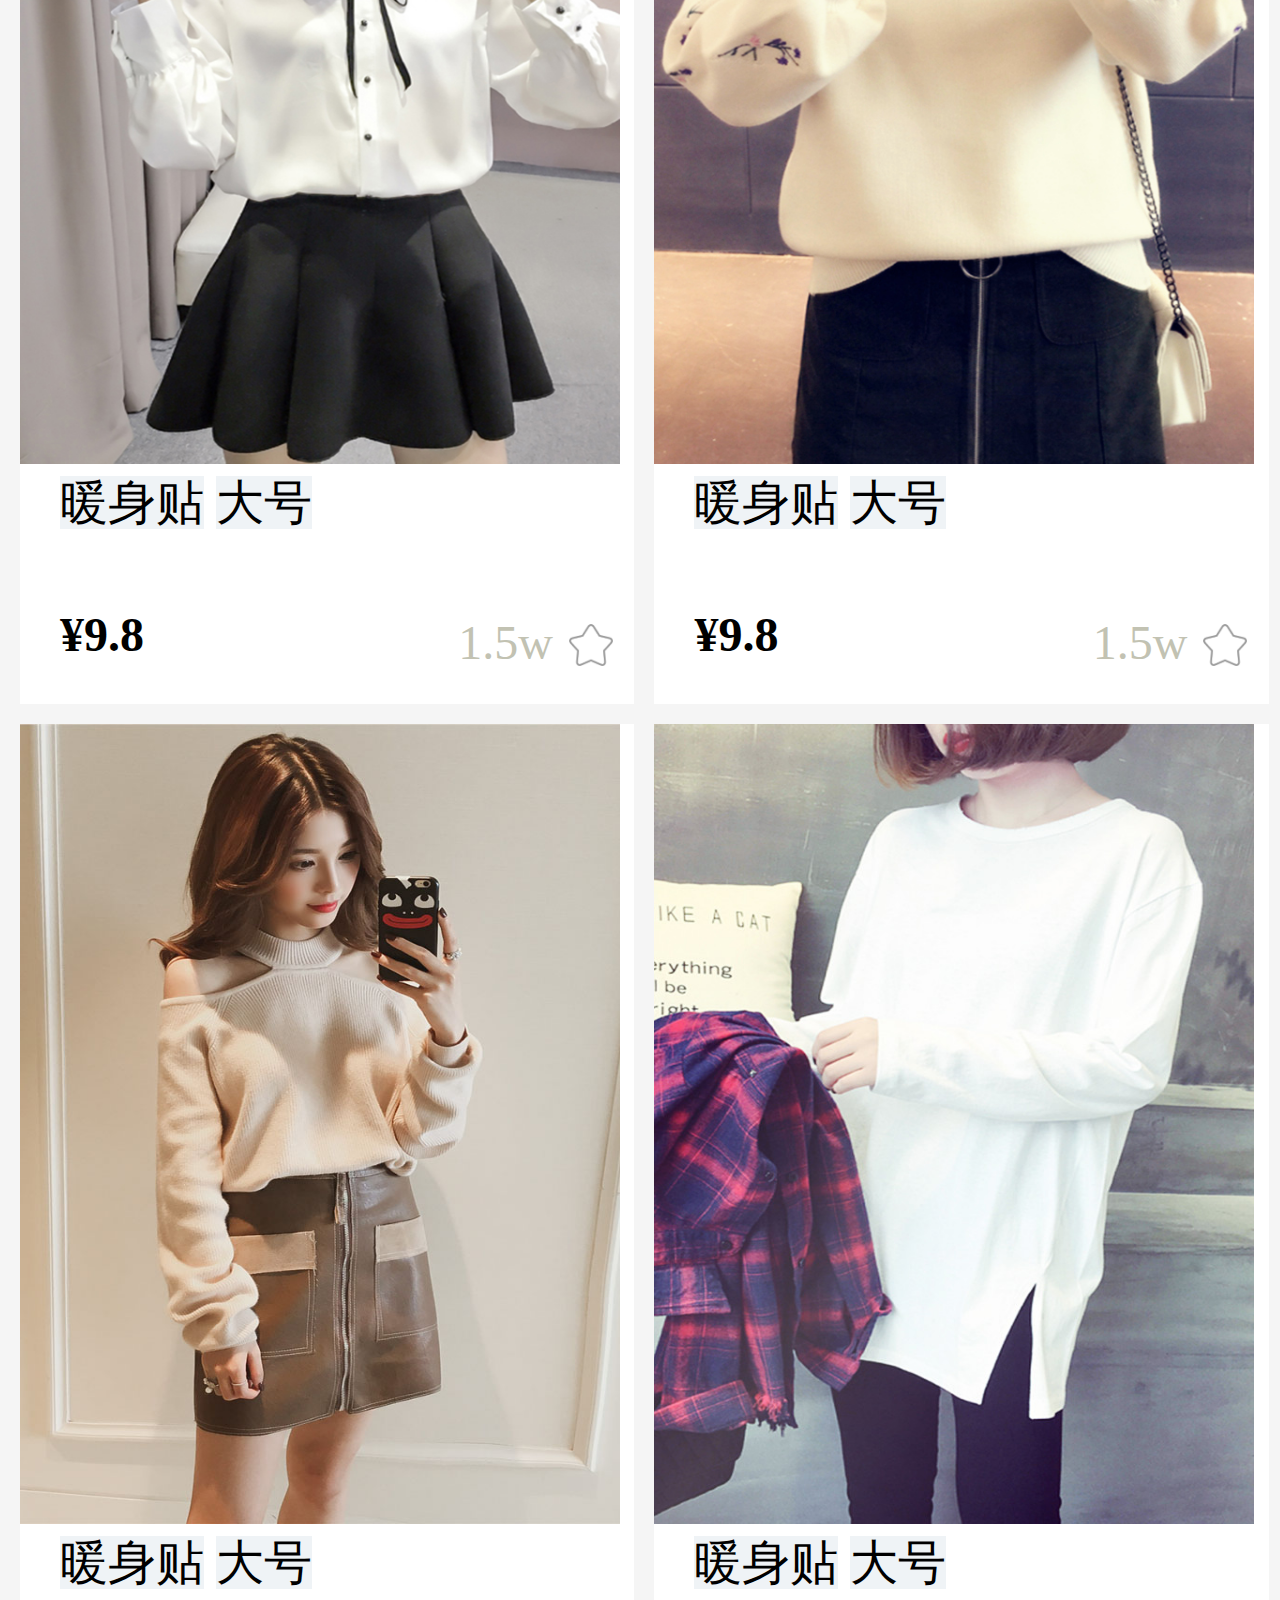
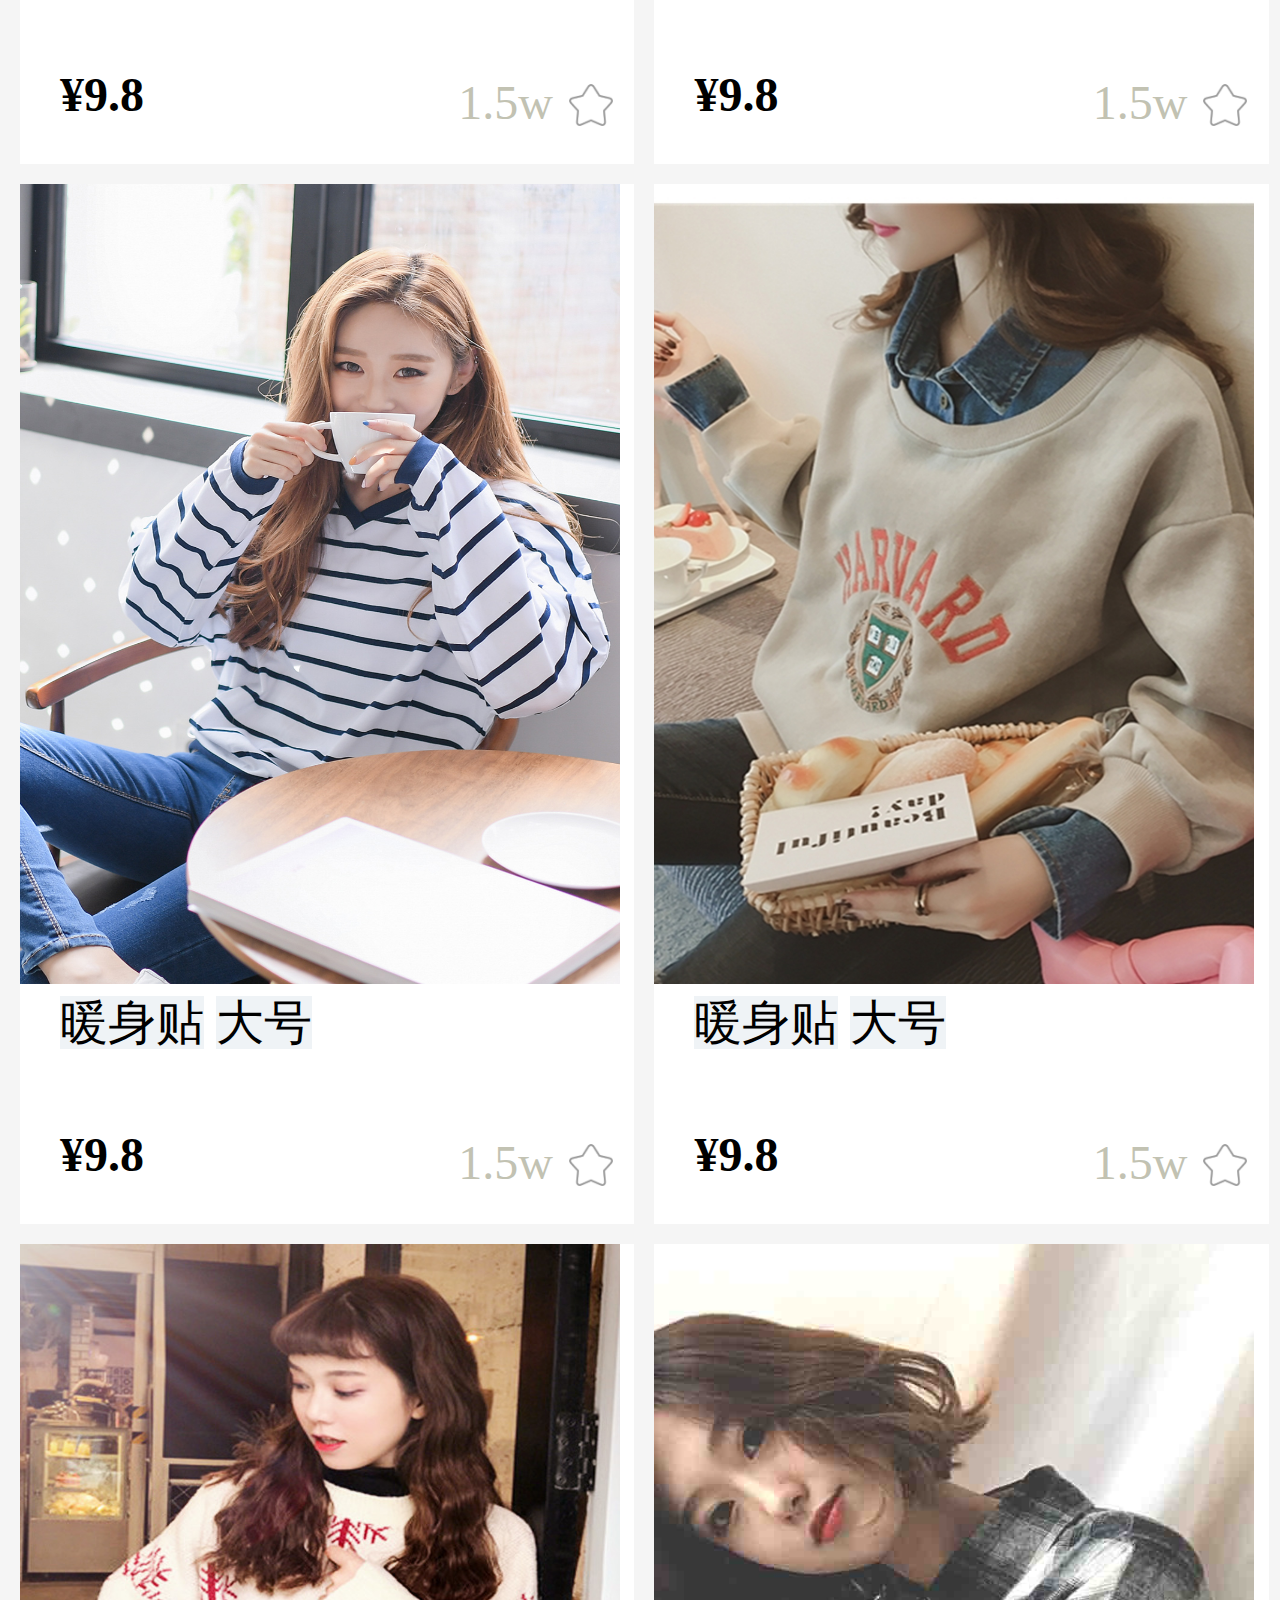
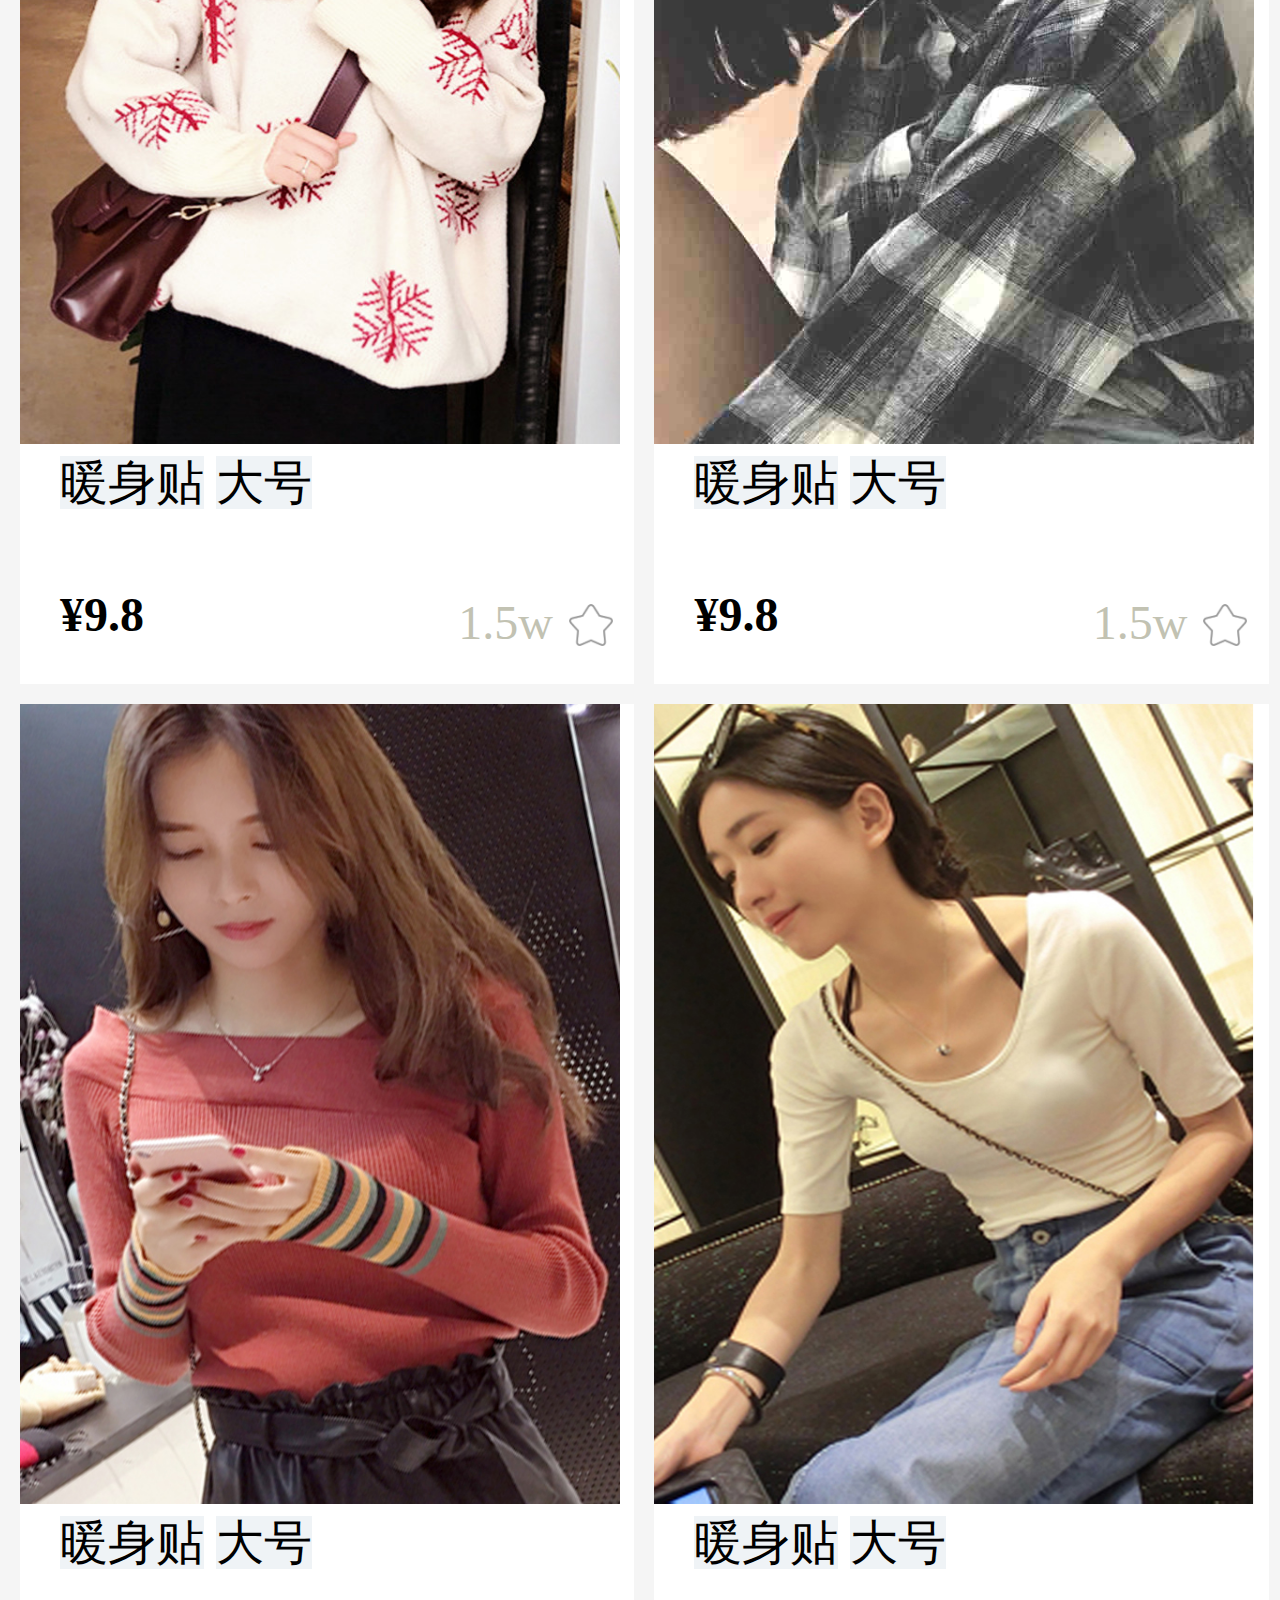
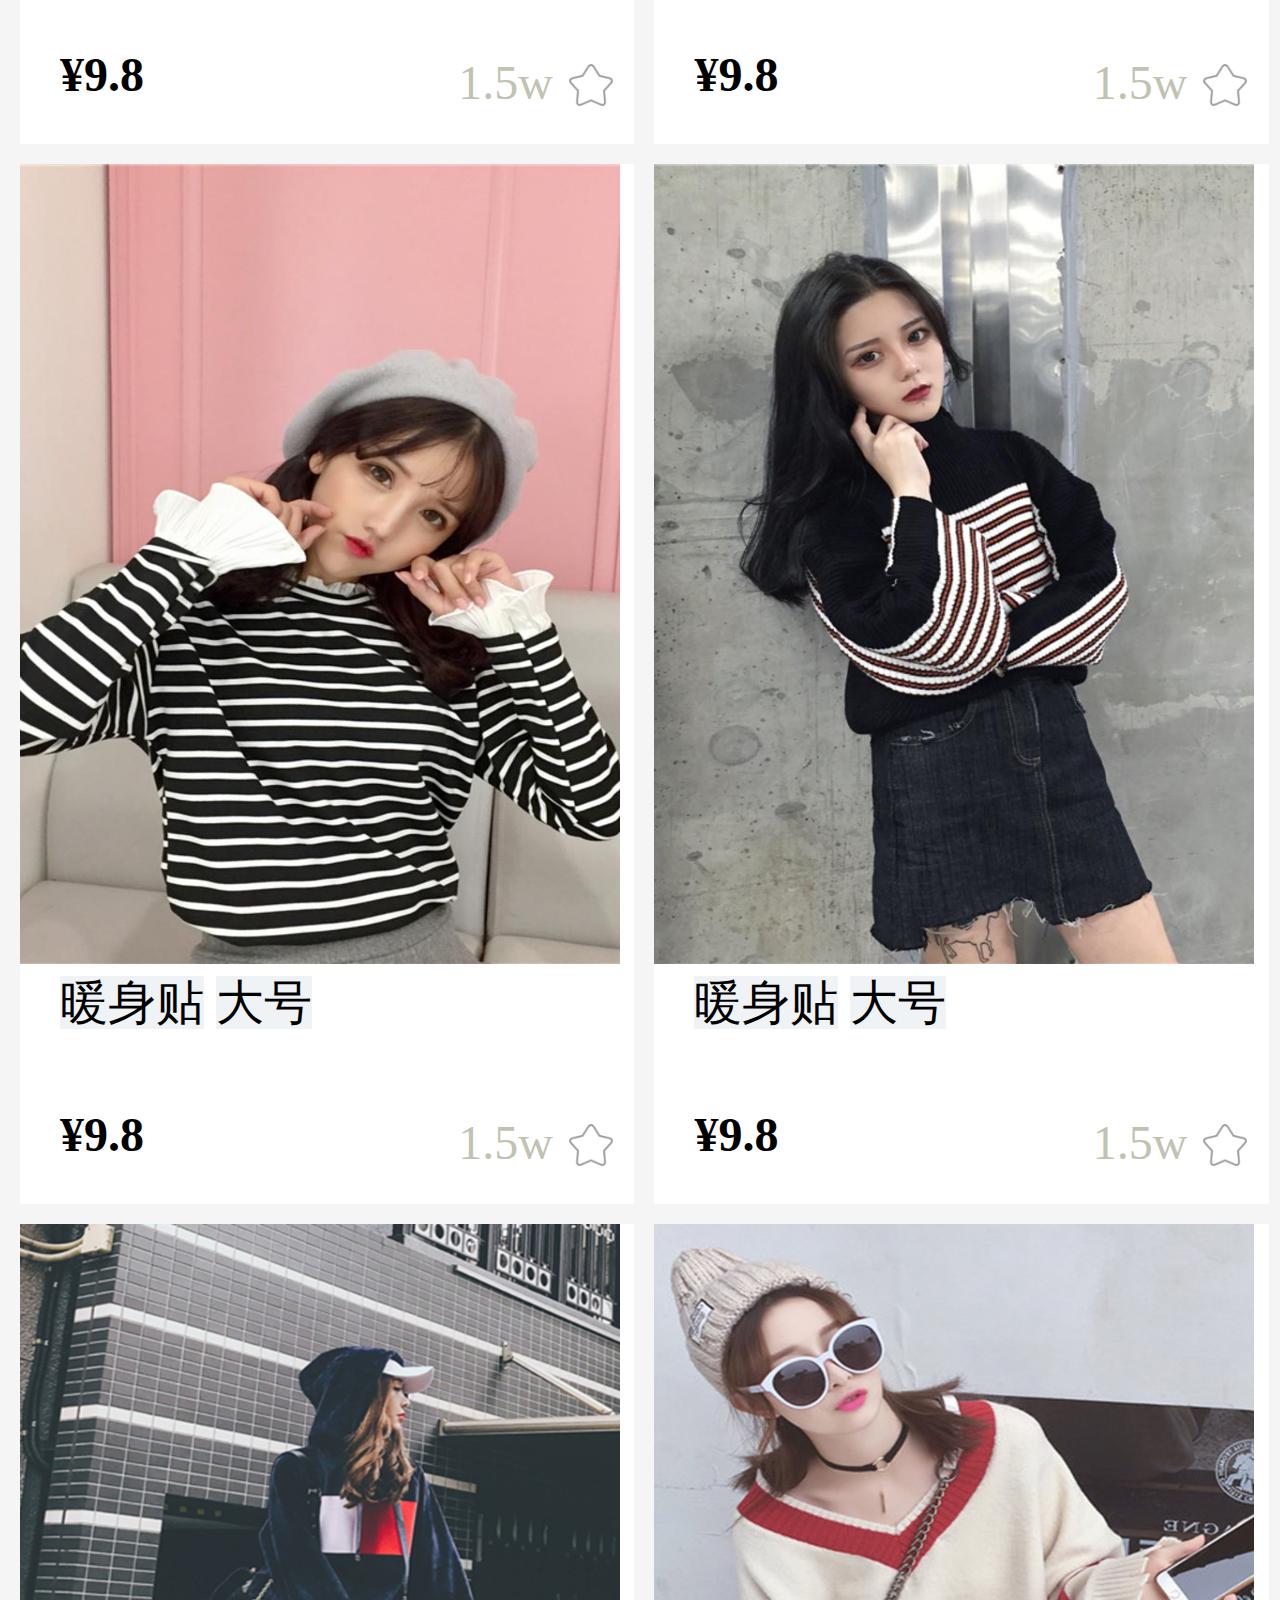
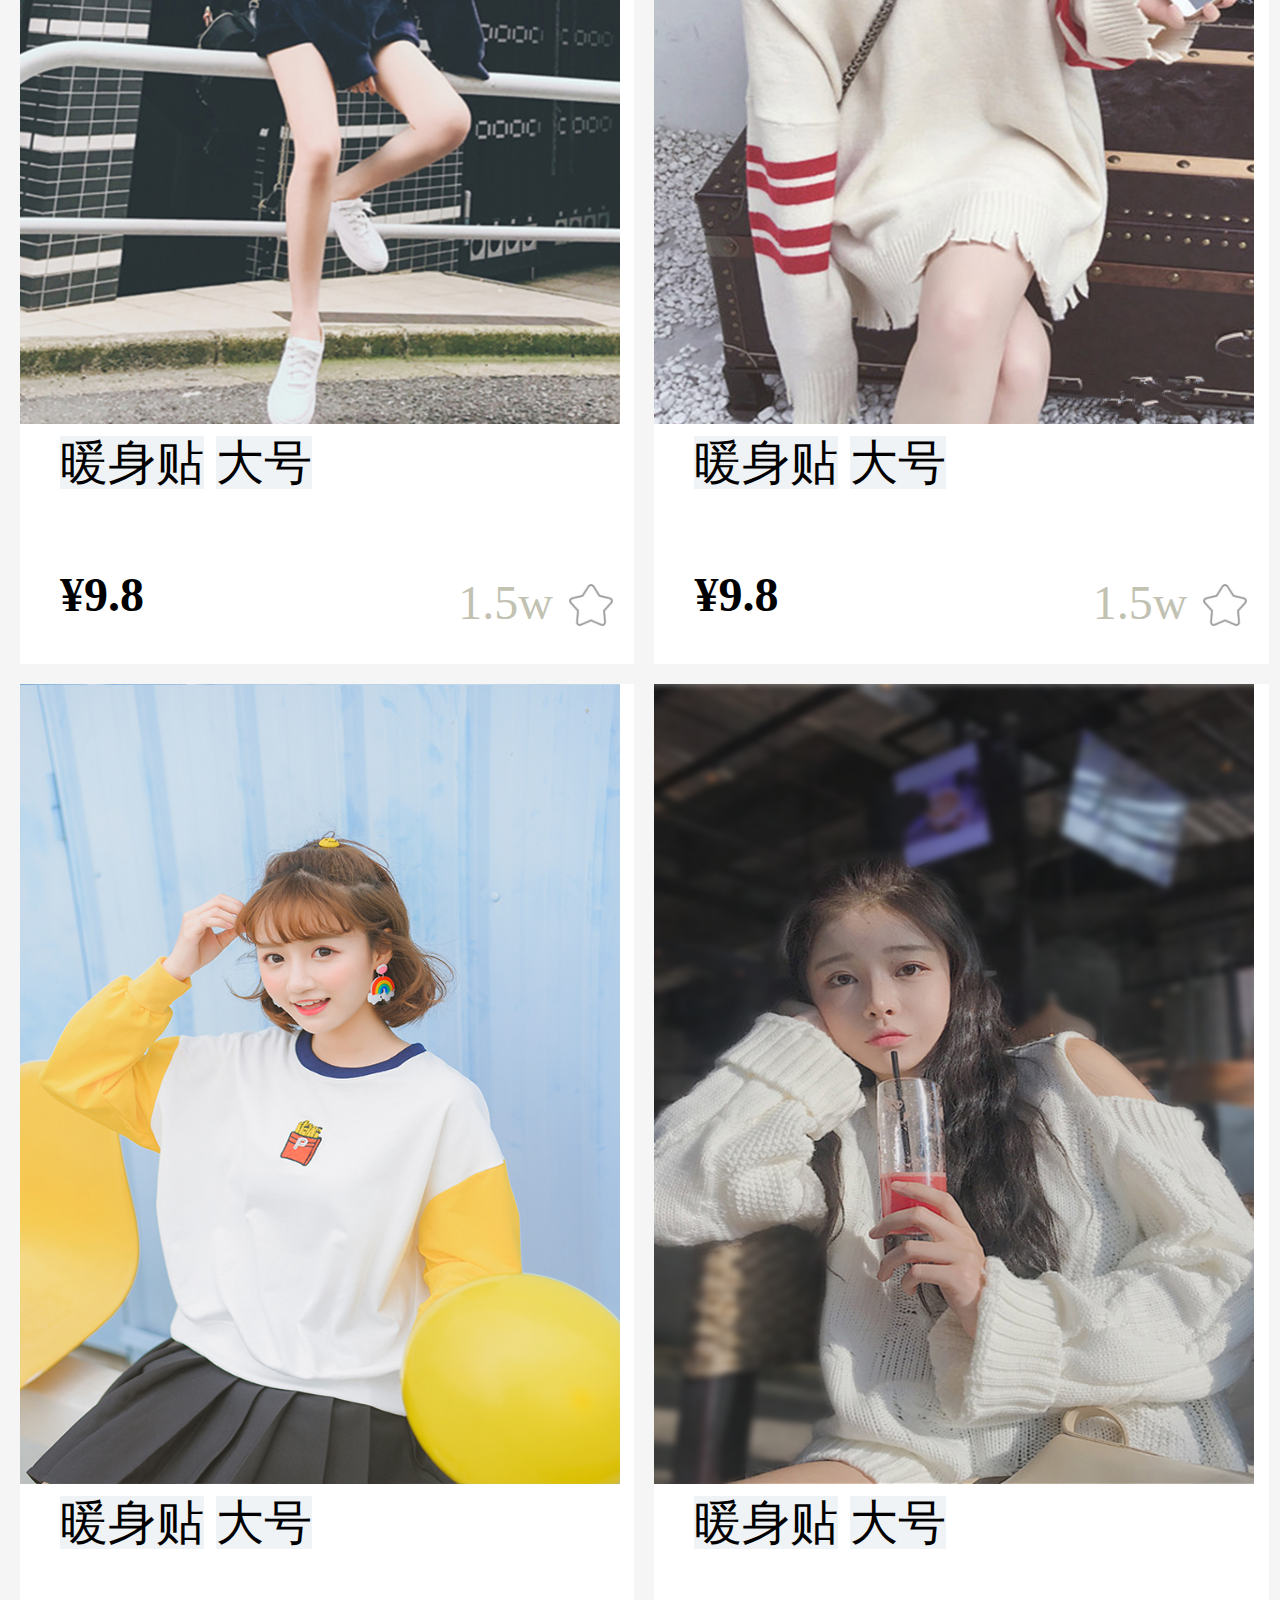
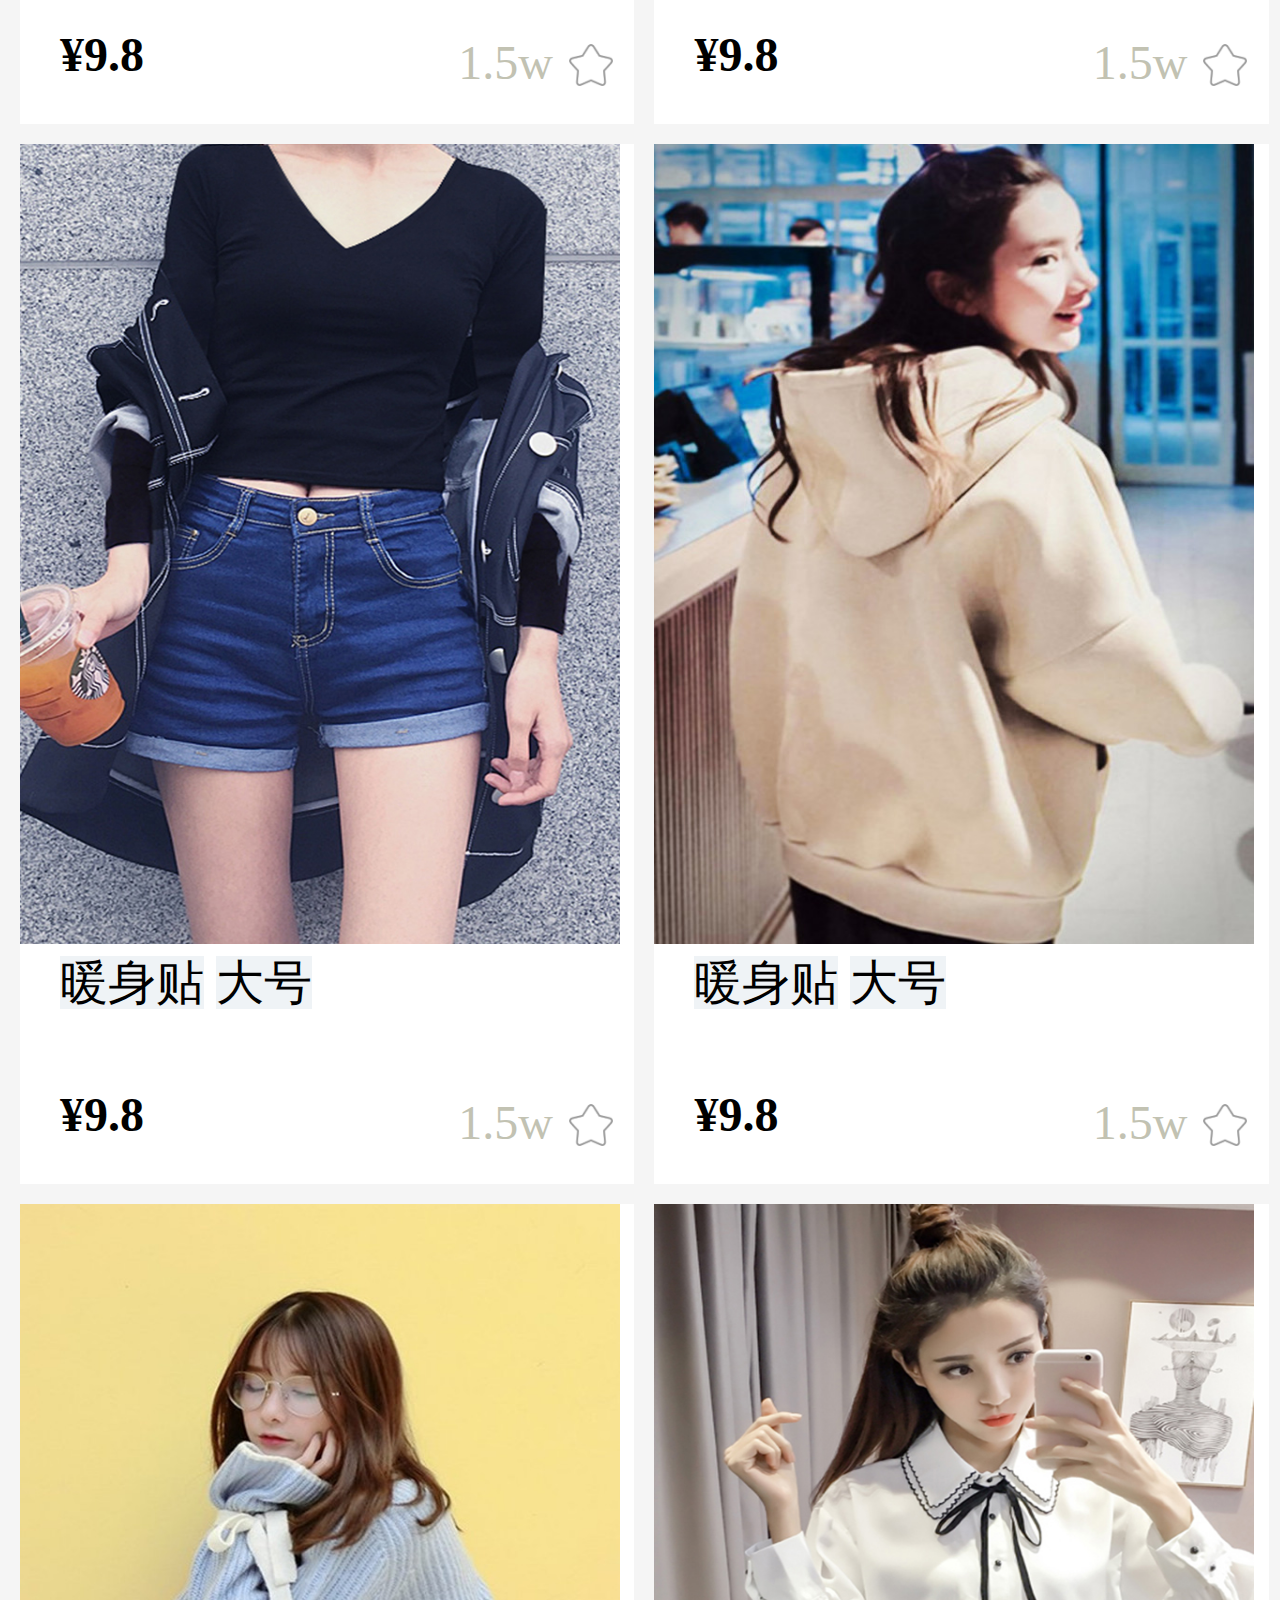
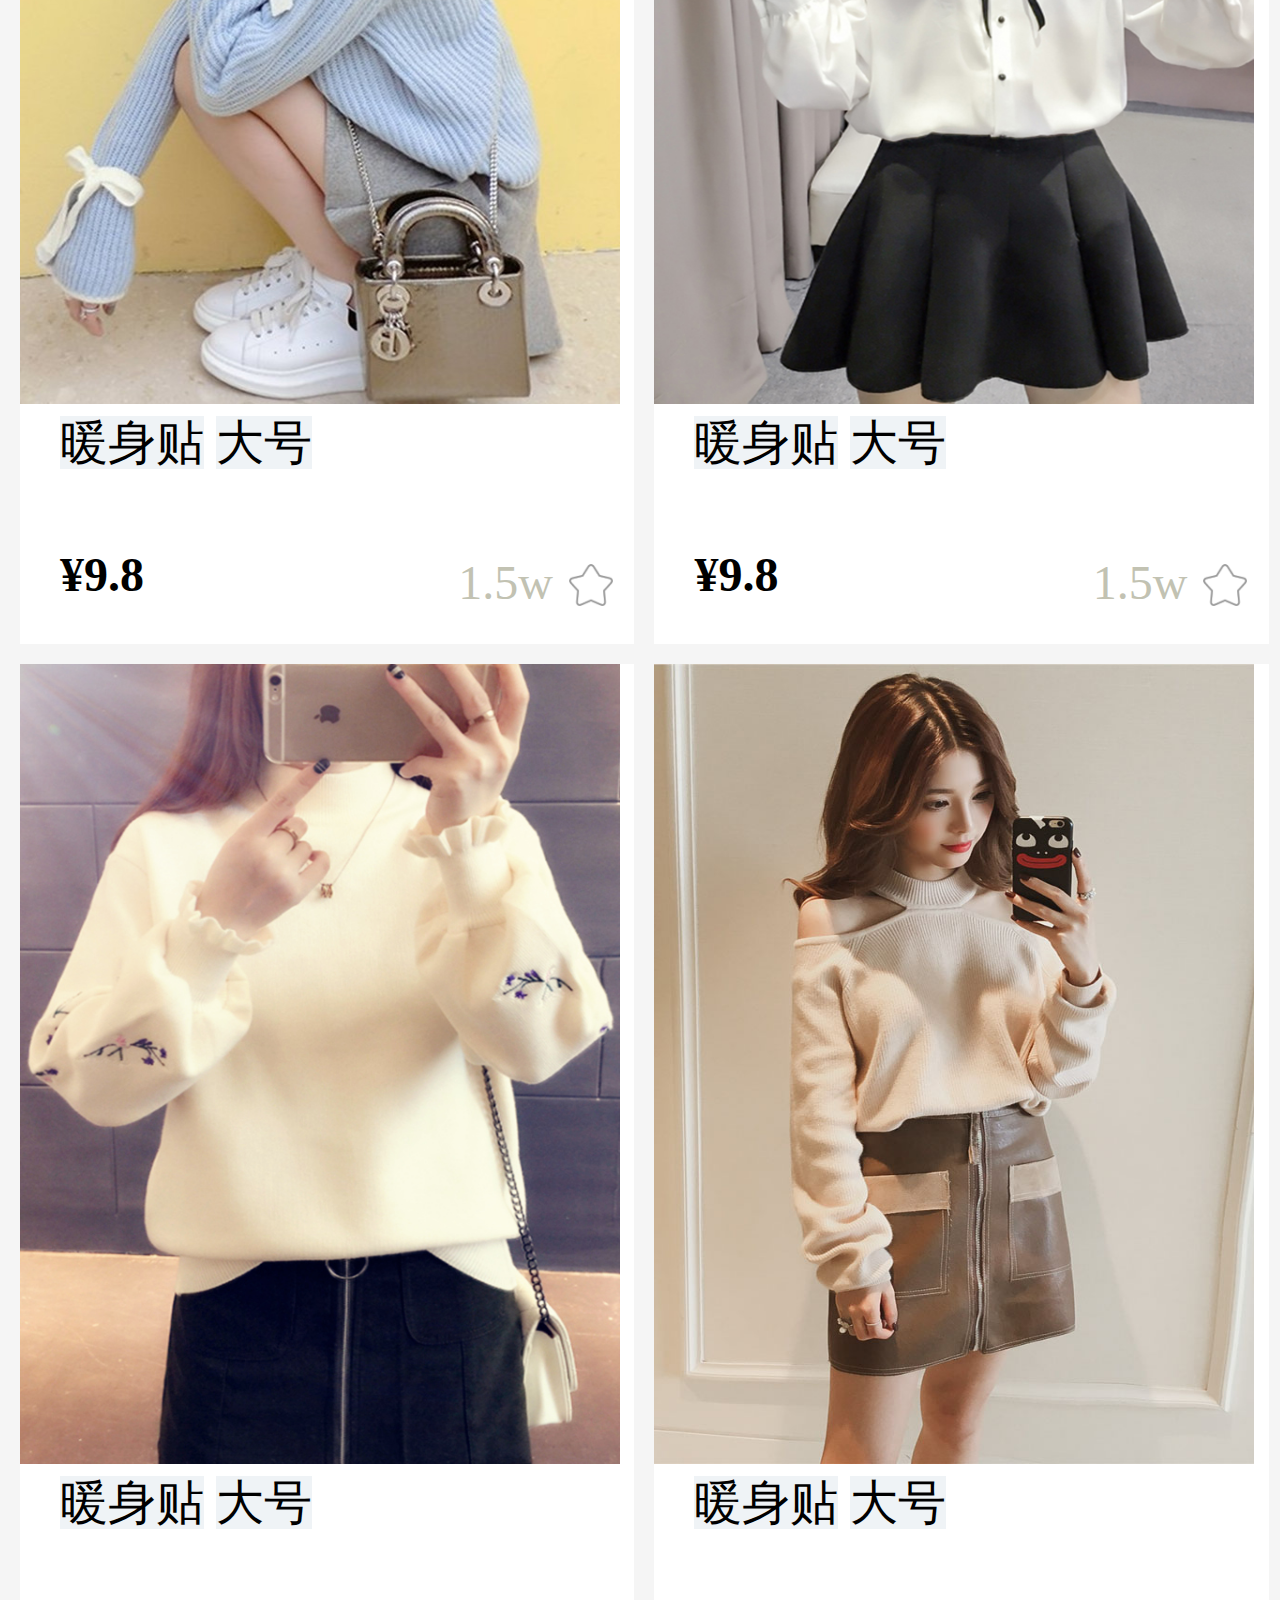
<file: list.html>
<!DOCTYPE html>
<html lang="en">
<head>
	<meta charset="UTF-8">
	<meta name = 'viewport' content = 'width=device-width,initial-scale=1,maximum-scale=1,user-scalable=no'>
	<title>Document</title>
	<link rel="stylesheet" href="css/normalize.css">
	<link rel="stylesheet" href="css/list.css">
	<link rel="stylesheet" href="http://at.alicdn.com/t/font_501733_qh9wz9t2ihpvi.css">
	<script src = 'js/rem.js'></script>
	<style></style>
</head>
<body>
	<div class="top">
		<div class="tleft">
			<img src="img/list1.jpg" alt="">
		</div>
		<div class="tright">
			<div class="trtop">
				<img src="img/list2.jpg" alt="">
			</div>
			<div class="trdown">
				<img src="img/list3.gif" alt="">
			</div>
		</div>
	</div>
	<div class="small">
		<div class="hot">
			当季热卖 
		</div>
		<div class="list">
			<div class="inner">
				<img src="img/list4.jpg" alt="">
				<p>初冬上新</p>
			</div>
			<div class="inner">
				<img src="img/cv1.jpg" alt="">
				<p>新款毛呢</p>
			</div>
			<div class="inner">
				<img src="img/cv3.jpg" alt="">
				<p>毛衣</p>
			</div>
			<div class="inner">
				<img src="img/cv4.jpg" alt="">
				<p>卫衣</p>
			</div>
			<div class="inner">
				<img src="img/cv5.jpg" alt="">
				<p>针织衫</p>
			</div>
			<div class="inner">
				<img src="img/cv6.jpg" alt="">
				<p>马甲</p>
			</div>
			<div class="inner">
				<img src="img/cv7.jpg" alt="">
				<p>衬衫</p>
			</div>
			<div class="inner">
				<img src="img/cv8.jpg" alt="">
				<p>时尚套装</p>
			</div>
			<div class="inner">
				<img src="img/cv9.jpg" alt="">
				<p>秋冬外套</p>
			</div>
			<div class="inner">
				<img src="img/cv10.jpg" alt="">
				<p>皮衣</p>
			</div>
			<div class="inner">
				<img src="img/cv11.jpg" alt="">
				<p>风衣</p>
			</div>
			<div class="inner">
				<img src="img/cv12.jpg" alt="">
				<p>牛仔外套</p>
			</div>
			<div class="inner">
				<img src="img/cv13.jpg" alt="">
				<p>棒球外套</p>
			</div>
			<div class="inner">
				<img src="img/cv14.jpg" alt="">
				<p>长袖T恤</p>
			</div>
			<div class="inner">
				<img src="img/cv15.jpg" alt="">
				<p>毛衣外套</p>
			</div>
			<div class="inner">
				<img src="img/cv16.jpg" alt="">
				<p>休闲西装</p>
			</div>
		</div>
	</div>
	<div class="three">
		<div class="hot">
			潮流时尚 
		</div>
		<div class="list">
			<div class="inner">
				<img src="img/xxw1.jpg" alt="">
				<p>轻薄外套</p>
			</div>
			<div class="inner">
				<img src="img/xxw2.jpg" alt="">
				<p>纯色T恤</p>
			</div>
			<div class="inner">
				<img src="img/xxw3.jpg" alt="">
				<p>一字领</p>
			</div>
			<div class="inner">
				<img src="img/xxw4.jpg" alt="">
				<p>chic刺绣</p>
			</div>
			<div class="inner">
				<img src="img/xxw5.jpg" alt="">
				<p>长款T恤</p>
			</div>
			<div class="inner">
				<img src="img/xxw6.jpg" alt="">
				<p>喇叭袖</p>
			</div>
			<div class="inner">
				<img src="img/xxw7.jpg" alt="">
				<p>V领T恤</p>
			</div>
			<div class="inner">
				<img src="img/xxw8.jpg" alt="">
				<p>雪纺衬衫</p>
			</div>
		</div>
	</div>
	<div class="like">买手精选</div>
<!-- 	<div class="tag">
		<span class="old new">秋上新</span>
		<span class="old">卫衣</span>
		<span class="old">T恤</span>
		<span class="old">衬衫</span>
		<span class="old">薄款外套</span>
	</div> -->
	<div class="good">
		<div class="tag">
			<span class="old new">秋上新</span>
			<span class="old">卫衣</span>
			<span class="old">T恤</span>
			<span class="old">衬衫</span>
			<span class="old">薄款外套</span>
		</div>
		<div class="goods1">
			<div class="goodin">
				<img src="img/ccz1.jpg" alt="">
				<div class="hea">
					<span class='tit'>暖身贴</span>
					<span class='tit'>大号</span>
				</div>
				<p>
					<span class="price">¥9.8</span>
					<span class="coll">1.5w</span>
				</p>
			</div>
			<div class="goodin">
				<img src="img/ccz2.jpg" alt="">
				<div class="hea">
					<span class='tit'>暖身贴</span>
					<span class='tit'>大号</span>
				</div>
				<p>
					<span class="price">¥9.8</span>
					<span class="coll">1.5w</span>
				</p>
			</div>
			<div class="goodin">
				<img src="img/ccz3.jpg" alt="">
				<div class="hea">
					<span class='tit'>暖身贴</span>
					<span class='tit'>大号</span>
				</div>
				<p>
					<span class="price">¥9.8</span>
					<span class="coll">1.5w</span>
				</p>
			</div>
			<div class="goodin">
				<img src="img/ccz4.jpg" alt="">
				<div class="hea">
					<span class='tit'>暖身贴</span>
					<span class='tit'>大号</span>
				</div>
				<p>
					<span class="price">¥9.8</span>
					<span class="coll">1.5w</span>
				</p>
			</div>
			<div class="goodin">
				<img src="img/ccz5.jpg" alt="">
				<div class="hea">
					<span class='tit'>暖身贴</span>
					<span class='tit'>大号</span>
				</div>
				<p>
					<span class="price">¥9.8</span>
					<span class="coll">1.5w</span>
				</p>
			</div>
			<div class="goodin">
				<img src="img/ccz6.jpg" alt="">
				<div class="hea">
					<span class='tit'>暖身贴</span>
					<span class='tit'>大号</span>
				</div>
				<p>
					<span class="price">¥9.8</span>
					<span class="coll">1.5w</span>
				</p>
			</div>
			<div class="goodin">
				<img src="img/ccz7.jpg" alt="">
				<div class="hea">
					<span class='tit'>暖身贴</span>
					<span class='tit'>大号</span>
				</div>
				<p>
					<span class="price">¥9.8</span>
					<span class="coll">1.5w</span>
				</p>
			</div>
			<div class="goodin">
				<img src="img/ccz8.jpg" alt="">
				<div class="hea">
					<span class='tit'>暖身贴</span>
					<span class='tit'>大号</span>
				</div>
				<p>
					<span class="price">¥9.8</span>
					<span class="coll">1.5w</span>
				</p>
			</div>
			<div class="goodin">
				<img src="img/ccz9.jpg" alt="">
				<div class="hea">
					<span class='tit'>暖身贴</span>
					<span class='tit'>大号</span>
				</div>
				<p>
					<span class="price">¥9.8</span>
					<span class="coll">1.5w</span>
				</p>
			</div>
			<div class="goodin">
				<img src="img/ccz10.jpg" alt="">
				<div class="hea">
					<span class='tit'>暖身贴</span>
					<span class='tit'>大号</span>
				</div>
				<p>
					<span class="price">¥9.8</span>
					<span class="coll">1.5w</span>
				</p>
			</div>
			<div class="goodin">
				<img src="img/ccz11.jpg" alt="">
				<div class="hea">
					<span class='tit'>暖身贴</span>
					<span class='tit'>大号</span>
				</div>
				<p>
					<span class="price">¥9.8</span>
					<span class="coll">1.5w</span>
				</p>
			</div>
			<div class="goodin">
				<img src="img/ccz12.jpg" alt="">
				<div class="hea">
					<span class='tit'>暖身贴</span>
					<span class='tit'>大号</span>
				</div>
				<p>
					<span class="price">¥9.8</span>
					<span class="coll">1.5w</span>
				</p>
			</div>
			<div class="goodin">
				<img src="img/ccz13.jpg" alt="">
				<div class="hea">
					<span class='tit'>暖身贴</span>
					<span class='tit'>大号</span>
				</div>
				<p>
					<span class="price">¥9.8</span>
					<span class="coll">1.5w</span>
				</p>
			</div>
			<div class="goodin">
				<img src="img/ccz14.jpg" alt="">
				<div class="hea">
					<span class='tit'>暖身贴</span>
					<span class='tit'>大号</span>
				</div>
				<p>
					<span class="price">¥9.8</span>
					<span class="coll">1.5w</span>
				</p>
			</div>
			<div class="goodin">
				<img src="img/ccz15.jpg" alt="">
				<div class="hea">
					<span class='tit'>暖身贴</span>
					<span class='tit'>大号</span>
				</div>
				<p>
					<span class="price">¥9.8</span>
					<span class="coll">1.5w</span>
				</p>
			</div>
			<div class="goodin">
				<img src="img/ccz16.jpg" alt="">
				<div class="hea">
					<span class='tit'>暖身贴</span>
					<span class='tit'>大号</span>
				</div>
				<p>
					<span class="price">¥9.8</span>
					<span class="coll">1.5w</span>
				</p>
			</div>
			<div class="goodin">
				<img src="img/ccz17.jpg" alt="">
				<div class="hea">
					<span class='tit'>暖身贴</span>
					<span class='tit'>大号</span>
				</div>
				<p>
					<span class="price">¥9.8</span>
					<span class="coll">1.5w</span>
				</p>
			</div>
			<div class="goodin">
				<img src="img/ccz18.jpg" alt="">
				<div class="hea">
					<span class='tit'>暖身贴</span>
					<span class='tit'>大号</span>
				</div>
				<p>
					<span class="price">¥9.8</span>
					<span class="coll">1.5w</span>
				</p>
			</div>
			<div class="goodin">
				<img src="img/ccz19.jpg" alt="">
				<div class="hea">
					<span class='tit'>暖身贴</span>
					<span class='tit'>大号</span>
				</div>
				<p>
					<span class="price">¥9.8</span>
					<span class="coll">1.5w</span>
				</p>
			</div>
			<div class="goodin">
				<img src="img/ccz1.jpg" alt="">
				<div class="hea">
					<span class='tit'>暖身贴</span>
					<span class='tit'>大号</span>
				</div>
				<p>
					<span class="price">¥9.8</span>
					<span class="coll">1.5w</span>
				</p>
			</div>
			<div class="goodin">
				<img src="img/ccz2.jpg" alt="">
				<div class="hea">
					<span class='tit'>暖身贴</span>
					<span class='tit'>大号</span>
				</div>
				<p>
					<span class="price">¥9.8</span>
					<span class="coll">1.5w</span>
				</p>
			</div>
			<div class="goodin">
				<img src="img/ccz3.jpg" alt="">
				<div class="hea">
					<span class='tit'>暖身贴</span>
					<span class='tit'>大号</span>
				</div>
				<p>
					<span class="price">¥9.8</span>
					<span class="coll">1.5w</span>
				</p>
			</div>
			<div class="goodin">
				<img src="img/ccz4.jpg" alt="">
				<div class="hea">
					<span class='tit'>暖身贴</span>
					<span class='tit'>大号</span>
				</div>
				<p>
					<span class="price">¥9.8</span>
					<span class="coll">1.5w</span>
				</p>
			</div>
			<div class="goodin">
				<img src="img/ccz5.jpg" alt="">
				<div class="hea">
					<span class='tit'>暖身贴</span>
					<span class='tit'>大号</span>
				</div>
				<p>
					<span class="price">¥9.8</span>
					<span class="coll">1.5w</span>
				</p>
			</div>
			<div class="goodin">
				<img src="img/ccz6.jpg" alt="">
				<div class="hea">
					<span class='tit'>暖身贴</span>
					<span class='tit'>大号</span>
				</div>
				<p>
					<span class="price">¥9.8</span>
					<span class="coll">1.5w</span>
				</p>
			</div>
			<div class="goodin">
				<img src="img/ccz7.jpg" alt="">
				<div class="hea">
					<span class='tit'>暖身贴</span>
					<span class='tit'>大号</span>
				</div>
				<p>
					<span class="price">¥9.8</span>
					<span class="coll">1.5w</span>
				</p>
			</div>
		</div>
		<div class="goods1">
			<div class="goodin">
				<img src="img/aq1.jpg" alt="">
				<div class="hea">
					<span class='tit'>暖身贴</span>
					<span class='tit'>大号</span>
				</div>
				<p>
					<span class="price">¥9.8</span>
					<span class="coll">1.5w</span>
				</p>
			</div>
			<div class="goodin">
				<img src="img/aq2.jpg" alt="">
				<div class="hea">
					<span class='tit'>暖身贴</span>
					<span class='tit'>大号</span>
				</div>
				<p>
					<span class="price">¥9.8</span>
					<span class="coll">1.5w</span>
				</p>
			</div>
			<div class="goodin">
				<img src="img/aq3.jpg" alt="">
				<div class="hea">
					<span class='tit'>暖身贴</span>
					<span class='tit'>大号</span>
				</div>
				<p>
					<span class="price">¥9.8</span>
					<span class="coll">1.5w</span>
				</p>
			</div>
			<div class="goodin">
				<img src="img/aq5.jpg" alt="">
				<div class="hea">
					<span class='tit'>暖身贴</span>
					<span class='tit'>大号</span>
				</div>
				<p>
					<span class="price">¥9.8</span>
					<span class="coll">1.5w</span>
				</p>
			</div>
			<div class="goodin">
				<img src="img/aq5.jpg" alt="">
				<div class="hea">
					<span class='tit'>暖身贴</span>
					<span class='tit'>大号</span>
				</div>
				<p>
					<span class="price">¥9.8</span>
					<span class="coll">1.5w</span>
				</p>
			</div>
			<div class="goodin">
				<img src="img/b6.jpg" alt="">
				<div class="hea">
					<span class='tit'>暖身贴</span>
					<span class='tit'>大号</span>
				</div>
				<p>
					<span class="price">¥9.8</span>
					<span class="coll">1.5w</span>
				</p>
			</div>
			<div class="goodin">
				<img src="img/ccz7.jpg" alt="">
				<div class="hea">
					<span class='tit'>暖身贴</span>
					<span class='tit'>大号</span>
				</div>
				<p>
					<span class="price">¥9.8</span>
					<span class="coll">1.5w</span>
				</p>
			</div>
			<div class="goodin">
				<img src="img/ccz8.jpg" alt="">
				<div class="hea">
					<span class='tit'>暖身贴</span>
					<span class='tit'>大号</span>
				</div>
				<p>
					<span class="price">¥9.8</span>
					<span class="coll">1.5w</span>
				</p>
			</div>
			<div class="goodin">
				<img src="img/ccz9.jpg" alt="">
				<div class="hea">
					<span class='tit'>暖身贴</span>
					<span class='tit'>大号</span>
				</div>
				<p>
					<span class="price">¥9.8</span>
					<span class="coll">1.5w</span>
				</p>
			</div>
			<div class="goodin">
				<img src="img/ccz10.jpg" alt="">
				<div class="hea">
					<span class='tit'>暖身贴</span>
					<span class='tit'>大号</span>
				</div>
				<p>
					<span class="price">¥9.8</span>
					<span class="coll">1.5w</span>
				</p>
			</div>
			<div class="goodin">
				<img src="img/ccz11.jpg" alt="">
				<div class="hea">
					<span class='tit'>暖身贴</span>
					<span class='tit'>大号</span>
				</div>
				<p>
					<span class="price">¥9.8</span>
					<span class="coll">1.5w</span>
				</p>
			</div>
			<div class="goodin">
				<img src="img/ccz12.jpg" alt="">
				<div class="hea">
					<span class='tit'>暖身贴</span>
					<span class='tit'>大号</span>
				</div>
				<p>
					<span class="price">¥9.8</span>
					<span class="coll">1.5w</span>
				</p>
			</div>
			<div class="goodin">
				<img src="img/ccz13.jpg" alt="">
				<div class="hea">
					<span class='tit'>暖身贴</span>
					<span class='tit'>大号</span>
				</div>
				<p>
					<span class="price">¥9.8</span>
					<span class="coll">1.5w</span>
				</p>
			</div>
			<div class="goodin">
				<img src="img/ccz14.jpg" alt="">
				<div class="hea">
					<span class='tit'>暖身贴</span>
					<span class='tit'>大号</span>
				</div>
				<p>
					<span class="price">¥9.8</span>
					<span class="coll">1.5w</span>
				</p>
			</div>
			<div class="goodin">
				<img src="img/ccz15.jpg" alt="">
				<div class="hea">
					<span class='tit'>暖身贴</span>
					<span class='tit'>大号</span>
				</div>
				<p>
					<span class="price">¥9.8</span>
					<span class="coll">1.5w</span>
				</p>
			</div>
			<div class="goodin">
				<img src="img/ccz16.jpg" alt="">
				<div class="hea">
					<span class='tit'>暖身贴</span>
					<span class='tit'>大号</span>
				</div>
				<p>
					<span class="price">¥9.8</span>
					<span class="coll">1.5w</span>
				</p>
			</div>
			<div class="goodin">
				<img src="img/ccz17.jpg" alt="">
				<div class="hea">
					<span class='tit'>暖身贴</span>
					<span class='tit'>大号</span>
				</div>
				<p>
					<span class="price">¥9.8</span>
					<span class="coll">1.5w</span>
				</p>
			</div>
			<div class="goodin">
				<img src="img/ccz18.jpg" alt="">
				<div class="hea">
					<span class='tit'>暖身贴</span>
					<span class='tit'>大号</span>
				</div>
				<p>
					<span class="price">¥9.8</span>
					<span class="coll">1.5w</span>
				</p>
			</div>
			<div class="goodin">
				<img src="img/ccz19.jpg" alt="">
				<div class="hea">
					<span class='tit'>暖身贴</span>
					<span class='tit'>大号</span>
				</div>
				<p>
					<span class="price">¥9.8</span>
					<span class="coll">1.5w</span>
				</p>
			</div>
			<div class="goodin">
				<img src="img/ccz1.jpg" alt="">
				<div class="hea">
					<span class='tit'>暖身贴</span>
					<span class='tit'>大号</span>
				</div>
				<p>
					<span class="price">¥9.8</span>
					<span class="coll">1.5w</span>
				</p>
			</div>
			<div class="goodin">
				<img src="img/ccz2.jpg" alt="">
				<div class="hea">
					<span class='tit'>暖身贴</span>
					<span class='tit'>大号</span>
				</div>
				<p>
					<span class="price">¥9.8</span>
					<span class="coll">1.5w</span>
				</p>
			</div>
			<div class="goodin">
				<img src="img/ccz3.jpg" alt="">
				<div class="hea">
					<span class='tit'>暖身贴</span>
					<span class='tit'>大号</span>
				</div>
				<p>
					<span class="price">¥9.8</span>
					<span class="coll">1.5w</span>
				</p>
			</div>
			<div class="goodin">
				<img src="img/ccz4.jpg" alt="">
				<div class="hea">
					<span class='tit'>暖身贴</span>
					<span class='tit'>大号</span>
				</div>
				<p>
					<span class="price">¥9.8</span>
					<span class="coll">1.5w</span>
				</p>
			</div>
			<div class="goodin">
				<img src="img/ccz5.jpg" alt="">
				<div class="hea">
					<span class='tit'>暖身贴</span>
					<span class='tit'>大号</span>
				</div>
				<p>
					<span class="price">¥9.8</span>
					<span class="coll">1.5w</span>
				</p>
			</div>
			<div class="goodin">
				<img src="img/ccz6.jpg" alt="">
				<div class="hea">
					<span class='tit'>暖身贴</span>
					<span class='tit'>大号</span>
				</div>
				<p>
					<span class="price">¥9.8</span>
					<span class="coll">1.5w</span>
				</p>
			</div>
			<div class="goodin">
				<img src="img/ccz7.jpg" alt="">
				<div class="hea">
					<span class='tit'>暖身贴</span>
					<span class='tit'>大号</span>
				</div>
				<p>
					<span class="price">¥9.8</span>
					<span class="coll">1.5w</span>
				</p>
			</div>
		</div>
		<div class="goods1">
			<div class="goodin">
				<img src="img/ab1.jpg" alt="">
				<div class="hea">
					<span class='tit'>暖身贴</span>
					<span class='tit'>大号</span>
				</div>
				<p>
					<span class="price">¥9.8</span>
					<span class="coll">1.5w</span>
				</p>
			</div>
			<div class="goodin">
				<img src="img/ab2.jpg" alt="">
				<div class="hea">
					<span class='tit'>暖身贴</span>
					<span class='tit'>大号</span>
				</div>
				<p>
					<span class="price">¥9.8</span>
					<span class="coll">1.5w</span>
				</p>
			</div>
			<div class="goodin">
				<img src="img/ab3.jpg" alt="">
				<div class="hea">
					<span class='tit'>暖身贴</span>
					<span class='tit'>大号</span>
				</div>
				<p>
					<span class="price">¥9.8</span>
					<span class="coll">1.5w</span>
				</p>
			</div>
			<div class="goodin">
				<img src="img/ab4.jpg" alt="">
				<div class="hea">
					<span class='tit'>暖身贴</span>
					<span class='tit'>大号</span>
				</div>
				<p>
					<span class="price">¥9.8</span>
					<span class="coll">1.5w</span>
				</p>
			</div>
			<div class="goodin">
				<img src="img/ccz5.jpg" alt="">
				<div class="hea">
					<span class='tit'>暖身贴</span>
					<span class='tit'>大号</span>
				</div>
				<p>
					<span class="price">¥9.8</span>
					<span class="coll">1.5w</span>
				</p>
			</div>
			<div class="goodin">
				<img src="img/ccz6.jpg" alt="">
				<div class="hea">
					<span class='tit'>暖身贴</span>
					<span class='tit'>大号</span>
				</div>
				<p>
					<span class="price">¥9.8</span>
					<span class="coll">1.5w</span>
				</p>
			</div>
			<div class="goodin">
				<img src="img/ccz7.jpg" alt="">
				<div class="hea">
					<span class='tit'>暖身贴</span>
					<span class='tit'>大号</span>
				</div>
				<p>
					<span class="price">¥9.8</span>
					<span class="coll">1.5w</span>
				</p>
			</div>
			<div class="goodin">
				<img src="img/ccz8.jpg" alt="">
				<div class="hea">
					<span class='tit'>暖身贴</span>
					<span class='tit'>大号</span>
				</div>
				<p>
					<span class="price">¥9.8</span>
					<span class="coll">1.5w</span>
				</p>
			</div>
			<div class="goodin">
				<img src="img/ccz9.jpg" alt="">
				<div class="hea">
					<span class='tit'>暖身贴</span>
					<span class='tit'>大号</span>
				</div>
				<p>
					<span class="price">¥9.8</span>
					<span class="coll">1.5w</span>
				</p>
			</div>
			<div class="goodin">
				<img src="img/ccz10.jpg" alt="">
				<div class="hea">
					<span class='tit'>暖身贴</span>
					<span class='tit'>大号</span>
				</div>
				<p>
					<span class="price">¥9.8</span>
					<span class="coll">1.5w</span>
				</p>
			</div>
			<div class="goodin">
				<img src="img/ccz11.jpg" alt="">
				<div class="hea">
					<span class='tit'>暖身贴</span>
					<span class='tit'>大号</span>
				</div>
				<p>
					<span class="price">¥9.8</span>
					<span class="coll">1.5w</span>
				</p>
			</div>
			<div class="goodin">
				<img src="img/ccz12.jpg" alt="">
				<div class="hea">
					<span class='tit'>暖身贴</span>
					<span class='tit'>大号</span>
				</div>
				<p>
					<span class="price">¥9.8</span>
					<span class="coll">1.5w</span>
				</p>
			</div>
			<div class="goodin">
				<img src="img/ccz13.jpg" alt="">
				<div class="hea">
					<span class='tit'>暖身贴</span>
					<span class='tit'>大号</span>
				</div>
				<p>
					<span class="price">¥9.8</span>
					<span class="coll">1.5w</span>
				</p>
			</div>
			<div class="goodin">
				<img src="img/ccz14.jpg" alt="">
				<div class="hea">
					<span class='tit'>暖身贴</span>
					<span class='tit'>大号</span>
				</div>
				<p>
					<span class="price">¥9.8</span>
					<span class="coll">1.5w</span>
				</p>
			</div>
			<div class="goodin">
				<img src="img/ccz15.jpg" alt="">
				<div class="hea">
					<span class='tit'>暖身贴</span>
					<span class='tit'>大号</span>
				</div>
				<p>
					<span class="price">¥9.8</span>
					<span class="coll">1.5w</span>
				</p>
			</div>
			<div class="goodin">
				<img src="img/ccz16.jpg" alt="">
				<div class="hea">
					<span class='tit'>暖身贴</span>
					<span class='tit'>大号</span>
				</div>
				<p>
					<span class="price">¥9.8</span>
					<span class="coll">1.5w</span>
				</p>
			</div>
			<div class="goodin">
				<img src="img/ccz17.jpg" alt="">
				<div class="hea">
					<span class='tit'>暖身贴</span>
					<span class='tit'>大号</span>
				</div>
				<p>
					<span class="price">¥9.8</span>
					<span class="coll">1.5w</span>
				</p>
			</div>
			<div class="goodin">
				<img src="img/ccz18.jpg" alt="">
				<div class="hea">
					<span class='tit'>暖身贴</span>
					<span class='tit'>大号</span>
				</div>
				<p>
					<span class="price">¥9.8</span>
					<span class="coll">1.5w</span>
				</p>
			</div>
			<div class="goodin">
				<img src="img/ccz19.jpg" alt="">
				<div class="hea">
					<span class='tit'>暖身贴</span>
					<span class='tit'>大号</span>
				</div>
				<p>
					<span class="price">¥9.8</span>
					<span class="coll">1.5w</span>
				</p>
			</div>
			<div class="goodin">
				<img src="img/ccz1.jpg" alt="">
				<div class="hea">
					<span class='tit'>暖身贴</span>
					<span class='tit'>大号</span>
				</div>
				<p>
					<span class="price">¥9.8</span>
					<span class="coll">1.5w</span>
				</p>
			</div>
			<div class="goodin">
				<img src="img/ccz2.jpg" alt="">
				<div class="hea">
					<span class='tit'>暖身贴</span>
					<span class='tit'>大号</span>
				</div>
				<p>
					<span class="price">¥9.8</span>
					<span class="coll">1.5w</span>
				</p>
			</div>
			<div class="goodin">
				<img src="img/ccz3.jpg" alt="">
				<div class="hea">
					<span class='tit'>暖身贴</span>
					<span class='tit'>大号</span>
				</div>
				<p>
					<span class="price">¥9.8</span>
					<span class="coll">1.5w</span>
				</p>
			</div>
			<div class="goodin">
				<img src="img/ccz4.jpg" alt="">
				<div class="hea">
					<span class='tit'>暖身贴</span>
					<span class='tit'>大号</span>
				</div>
				<p>
					<span class="price">¥9.8</span>
					<span class="coll">1.5w</span>
				</p>
			</div>
			<div class="goodin">
				<img src="img/ccz5.jpg" alt="">
				<div class="hea">
					<span class='tit'>暖身贴</span>
					<span class='tit'>大号</span>
				</div>
				<p>
					<span class="price">¥9.8</span>
					<span class="coll">1.5w</span>
				</p>
			</div>
			<div class="goodin">
				<img src="img/ccz6.jpg" alt="">
				<div class="hea">
					<span class='tit'>暖身贴</span>
					<span class='tit'>大号</span>
				</div>
				<p>
					<span class="price">¥9.8</span>
					<span class="coll">1.5w</span>
				</p>
			</div>
			<div class="goodin">
				<img src="img/ccz7.jpg" alt="">
				<div class="hea">
					<span class='tit'>暖身贴</span>
					<span class='tit'>大号</span>
				</div>
				<p>
					<span class="price">¥9.8</span>
					<span class="coll">1.5w</span>
				</p>
			</div>
		</div>
		<div class="goods1">
			<div class="goodin">
				<img src="img/aw1.jpg" alt="">
				<div class="hea">
					<span class='tit'>暖身贴</span>
					<span class='tit'>大号</span>
				</div>
				<p>
					<span class="price">¥9.8</span>
					<span class="coll">1.5w</span>
				</p>
			</div>
			<div class="goodin">
				<img src="img/aw2.jpg" alt="">
				<div class="hea">
					<span class='tit'>暖身贴</span>
					<span class='tit'>大号</span>
				</div>
				<p>
					<span class="price">¥9.8</span>
					<span class="coll">1.5w</span>
				</p>
			</div>
			<div class="goodin">
				<img src="img/aw3.jpg" alt="">
				<div class="hea">
					<span class='tit'>暖身贴</span>
					<span class='tit'>大号</span>
				</div>
				<p>
					<span class="price">¥9.8</span>
					<span class="coll">1.5w</span>
				</p>
			</div>
			<div class="goodin">
				<img src="img/aw4.jpg" alt="">
				<div class="hea">
					<span class='tit'>暖身贴</span>
					<span class='tit'>大号</span>
				</div>
				<p>
					<span class="price">¥9.8</span>
					<span class="coll">1.5w</span>
				</p>
			</div>
			<div class="goodin">
				<img src="img/ccz5.jpg" alt="">
				<div class="hea">
					<span class='tit'>暖身贴</span>
					<span class='tit'>大号</span>
				</div>
				<p>
					<span class="price">¥9.8</span>
					<span class="coll">1.5w</span>
				</p>
			</div>
			<div class="goodin">
				<img src="img/ccz6.jpg" alt="">
				<div class="hea">
					<span class='tit'>暖身贴</span>
					<span class='tit'>大号</span>
				</div>
				<p>
					<span class="price">¥9.8</span>
					<span class="coll">1.5w</span>
				</p>
			</div>
			<div class="goodin">
				<img src="img/ccz7.jpg" alt="">
				<div class="hea">
					<span class='tit'>暖身贴</span>
					<span class='tit'>大号</span>
				</div>
				<p>
					<span class="price">¥9.8</span>
					<span class="coll">1.5w</span>
				</p>
			</div>
			<div class="goodin">
				<img src="img/ccz8.jpg" alt="">
				<div class="hea">
					<span class='tit'>暖身贴</span>
					<span class='tit'>大号</span>
				</div>
				<p>
					<span class="price">¥9.8</span>
					<span class="coll">1.5w</span>
				</p>
			</div>
			<div class="goodin">
				<img src="img/ccz9.jpg" alt="">
				<div class="hea">
					<span class='tit'>暖身贴</span>
					<span class='tit'>大号</span>
				</div>
				<p>
					<span class="price">¥9.8</span>
					<span class="coll">1.5w</span>
				</p>
			</div>
			<div class="goodin">
				<img src="img/ccz10.jpg" alt="">
				<div class="hea">
					<span class='tit'>暖身贴</span>
					<span class='tit'>大号</span>
				</div>
				<p>
					<span class="price">¥9.8</span>
					<span class="coll">1.5w</span>
				</p>
			</div>
			<div class="goodin">
				<img src="img/ccz11.jpg" alt="">
				<div class="hea">
					<span class='tit'>暖身贴</span>
					<span class='tit'>大号</span>
				</div>
				<p>
					<span class="price">¥9.8</span>
					<span class="coll">1.5w</span>
				</p>
			</div>
			<div class="goodin">
				<img src="img/ccz12.jpg" alt="">
				<div class="hea">
					<span class='tit'>暖身贴</span>
					<span class='tit'>大号</span>
				</div>
				<p>
					<span class="price">¥9.8</span>
					<span class="coll">1.5w</span>
				</p>
			</div>
			<div class="goodin">
				<img src="img/ccz13.jpg" alt="">
				<div class="hea">
					<span class='tit'>暖身贴</span>
					<span class='tit'>大号</span>
				</div>
				<p>
					<span class="price">¥9.8</span>
					<span class="coll">1.5w</span>
				</p>
			</div>
			<div class="goodin">
				<img src="img/ccz14.jpg" alt="">
				<div class="hea">
					<span class='tit'>暖身贴</span>
					<span class='tit'>大号</span>
				</div>
				<p>
					<span class="price">¥9.8</span>
					<span class="coll">1.5w</span>
				</p>
			</div>
			<div class="goodin">
				<img src="img/ccz15.jpg" alt="">
				<div class="hea">
					<span class='tit'>暖身贴</span>
					<span class='tit'>大号</span>
				</div>
				<p>
					<span class="price">¥9.8</span>
					<span class="coll">1.5w</span>
				</p>
			</div>
			<div class="goodin">
				<img src="img/ccz16.jpg" alt="">
				<div class="hea">
					<span class='tit'>暖身贴</span>
					<span class='tit'>大号</span>
				</div>
				<p>
					<span class="price">¥9.8</span>
					<span class="coll">1.5w</span>
				</p>
			</div>
			<div class="goodin">
				<img src="img/ccz17.jpg" alt="">
				<div class="hea">
					<span class='tit'>暖身贴</span>
					<span class='tit'>大号</span>
				</div>
				<p>
					<span class="price">¥9.8</span>
					<span class="coll">1.5w</span>
				</p>
			</div>
			<div class="goodin">
				<img src="img/ccz18.jpg" alt="">
				<div class="hea">
					<span class='tit'>暖身贴</span>
					<span class='tit'>大号</span>
				</div>
				<p>
					<span class="price">¥9.8</span>
					<span class="coll">1.5w</span>
				</p>
			</div>
			<div class="goodin">
				<img src="img/ccz19.jpg" alt="">
				<div class="hea">
					<span class='tit'>暖身贴</span>
					<span class='tit'>大号</span>
				</div>
				<p>
					<span class="price">¥9.8</span>
					<span class="coll">1.5w</span>
				</p>
			</div>
			<div class="goodin">
				<img src="img/ccz1.jpg" alt="">
				<div class="hea">
					<span class='tit'>暖身贴</span>
					<span class='tit'>大号</span>
				</div>
				<p>
					<span class="price">¥9.8</span>
					<span class="coll">1.5w</span>
				</p>
			</div>
			<div class="goodin">
				<img src="img/ccz2.jpg" alt="">
				<div class="hea">
					<span class='tit'>暖身贴</span>
					<span class='tit'>大号</span>
				</div>
				<p>
					<span class="price">¥9.8</span>
					<span class="coll">1.5w</span>
				</p>
			</div>
			<div class="goodin">
				<img src="img/ccz3.jpg" alt="">
				<div class="hea">
					<span class='tit'>暖身贴</span>
					<span class='tit'>大号</span>
				</div>
				<p>
					<span class="price">¥9.8</span>
					<span class="coll">1.5w</span>
				</p>
			</div>
			<div class="goodin">
				<img src="img/ccz4.jpg" alt="">
				<div class="hea">
					<span class='tit'>暖身贴</span>
					<span class='tit'>大号</span>
				</div>
				<p>
					<span class="price">¥9.8</span>
					<span class="coll">1.5w</span>
				</p>
			</div>
			<div class="goodin">
				<img src="img/ccz5.jpg" alt="">
				<div class="hea">
					<span class='tit'>暖身贴</span>
					<span class='tit'>大号</span>
				</div>
				<p>
					<span class="price">¥9.8</span>
					<span class="coll">1.5w</span>
				</p>
			</div>
			<div class="goodin">
				<img src="img/ccz6.jpg" alt="">
				<div class="hea">
					<span class='tit'>暖身贴</span>
					<span class='tit'>大号</span>
				</div>
				<p>
					<span class="price">¥9.8</span>
					<span class="coll">1.5w</span>
				</p>
			</div>
			<div class="goodin">
				<img src="img/ccz7.jpg" alt="">
				<div class="hea">
					<span class='tit'>暖身贴</span>
					<span class='tit'>大号</span>
				</div>
				<p>
					<span class="price">¥9.8</span>
					<span class="coll">1.5w</span>
				</p>
			</div>
		</div>
		<div class="goods1">
			<div class="goodin">
				<img src="img/as1.jpg" alt="">
				<div class="hea">
					<span class='tit'>暖身贴</span>
					<span class='tit'>大号</span>
				</div>
				<p>
					<span class="price">¥9.8</span>
					<span class="coll">1.5w</span>
				</p>
			</div>
			<div class="goodin">
				<img src="img/as2.jpg" alt="">
				<div class="hea">
					<span class='tit'>暖身贴</span>
					<span class='tit'>大号</span>
				</div>
				<p>
					<span class="price">¥9.8</span>
					<span class="coll">1.5w</span>
				</p>
			</div>
			<div class="goodin">
				<img src="img/as3.jpg" alt="">
				<div class="hea">
					<span class='tit'>暖身贴</span>
					<span class='tit'>大号</span>
				</div>
				<p>
					<span class="price">¥9.8</span>
					<span class="coll">1.5w</span>
				</p>
			</div>
			<div class="goodin">
				<img src="img/as4.jpg" alt="">
				<div class="hea">
					<span class='tit'>暖身贴</span>
					<span class='tit'>大号</span>
				</div>
				<p>
					<span class="price">¥9.8</span>
					<span class="coll">1.5w</span>
				</p>
			</div>
			<div class="goodin">
				<img src="img/ccz5.jpg" alt="">
				<div class="hea">
					<span class='tit'>暖身贴</span>
					<span class='tit'>大号</span>
				</div>
				<p>
					<span class="price">¥9.8</span>
					<span class="coll">1.5w</span>
				</p>
			</div>
			<div class="goodin">
				<img src="img/ccz6.jpg" alt="">
				<div class="hea">
					<span class='tit'>暖身贴</span>
					<span class='tit'>大号</span>
				</div>
				<p>
					<span class="price">¥9.8</span>
					<span class="coll">1.5w</span>
				</p>
			</div>
			<div class="goodin">
				<img src="img/ccz7.jpg" alt="">
				<div class="hea">
					<span class='tit'>暖身贴</span>
					<span class='tit'>大号</span>
				</div>
				<p>
					<span class="price">¥9.8</span>
					<span class="coll">1.5w</span>
				</p>
			</div>
			<div class="goodin">
				<img src="img/ccz8.jpg" alt="">
				<div class="hea">
					<span class='tit'>暖身贴</span>
					<span class='tit'>大号</span>
				</div>
				<p>
					<span class="price">¥9.8</span>
					<span class="coll">1.5w</span>
				</p>
			</div>
			<div class="goodin">
				<img src="img/ccz9.jpg" alt="">
				<div class="hea">
					<span class='tit'>暖身贴</span>
					<span class='tit'>大号</span>
				</div>
				<p>
					<span class="price">¥9.8</span>
					<span class="coll">1.5w</span>
				</p>
			</div>
			<div class="goodin">
				<img src="img/ccz10.jpg" alt="">
				<div class="hea">
					<span class='tit'>暖身贴</span>
					<span class='tit'>大号</span>
				</div>
				<p>
					<span class="price">¥9.8</span>
					<span class="coll">1.5w</span>
				</p>
			</div>
			<div class="goodin">
				<img src="img/ccz11.jpg" alt="">
				<div class="hea">
					<span class='tit'>暖身贴</span>
					<span class='tit'>大号</span>
				</div>
				<p>
					<span class="price">¥9.8</span>
					<span class="coll">1.5w</span>
				</p>
			</div>
			<div class="goodin">
				<img src="img/ccz12.jpg" alt="">
				<div class="hea">
					<span class='tit'>暖身贴</span>
					<span class='tit'>大号</span>
				</div>
				<p>
					<span class="price">¥9.8</span>
					<span class="coll">1.5w</span>
				</p>
			</div>
			<div class="goodin">
				<img src="img/ccz13.jpg" alt="">
				<div class="hea">
					<span class='tit'>暖身贴</span>
					<span class='tit'>大号</span>
				</div>
				<p>
					<span class="price">¥9.8</span>
					<span class="coll">1.5w</span>
				</p>
			</div>
			<div class="goodin">
				<img src="img/ccz14.jpg" alt="">
				<div class="hea">
					<span class='tit'>暖身贴</span>
					<span class='tit'>大号</span>
				</div>
				<p>
					<span class="price">¥9.8</span>
					<span class="coll">1.5w</span>
				</p>
			</div>
			<div class="goodin">
				<img src="img/ccz15.jpg" alt="">
				<div class="hea">
					<span class='tit'>暖身贴</span>
					<span class='tit'>大号</span>
				</div>
				<p>
					<span class="price">¥9.8</span>
					<span class="coll">1.5w</span>
				</p>
			</div>
			<div class="goodin">
				<img src="img/ccz16.jpg" alt="">
				<div class="hea">
					<span class='tit'>暖身贴</span>
					<span class='tit'>大号</span>
				</div>
				<p>
					<span class="price">¥9.8</span>
					<span class="coll">1.5w</span>
				</p>
			</div>
			<div class="goodin">
				<img src="img/ccz17.jpg" alt="">
				<div class="hea">
					<span class='tit'>暖身贴</span>
					<span class='tit'>大号</span>
				</div>
				<p>
					<span class="price">¥9.8</span>
					<span class="coll">1.5w</span>
				</p>
			</div>
			<div class="goodin">
				<img src="img/ccz18.jpg" alt="">
				<div class="hea">
					<span class='tit'>暖身贴</span>
					<span class='tit'>大号</span>
				</div>
				<p>
					<span class="price">¥9.8</span>
					<span class="coll">1.5w</span>
				</p>
			</div>
			<div class="goodin">
				<img src="img/ccz19.jpg" alt="">
				<div class="hea">
					<span class='tit'>暖身贴</span>
					<span class='tit'>大号</span>
				</div>
				<p>
					<span class="price">¥9.8</span>
					<span class="coll">1.5w</span>
				</p>
			</div>
			<div class="goodin">
				<img src="img/ccz1.jpg" alt="">
				<div class="hea">
					<span class='tit'>暖身贴</span>
					<span class='tit'>大号</span>
				</div>
				<p>
					<span class="price">¥9.8</span>
					<span class="coll">1.5w</span>
				</p>
			</div>
			<div class="goodin">
				<img src="img/ccz2.jpg" alt="">
				<div class="hea">
					<span class='tit'>暖身贴</span>
					<span class='tit'>大号</span>
				</div>
				<p>
					<span class="price">¥9.8</span>
					<span class="coll">1.5w</span>
				</p>
			</div>
			<div class="goodin">
				<img src="img/ccz3.jpg" alt="">
				<div class="hea">
					<span class='tit'>暖身贴</span>
					<span class='tit'>大号</span>
				</div>
				<p>
					<span class="price">¥9.8</span>
					<span class="coll">1.5w</span>
				</p>
			</div>
			<div class="goodin">
				<img src="img/ccz4.jpg" alt="">
				<div class="hea">
					<span class='tit'>暖身贴</span>
					<span class='tit'>大号</span>
				</div>
				<p>
					<span class="price">¥9.8</span>
					<span class="coll">1.5w</span>
				</p>
			</div>
			<div class="goodin">
				<img src="img/ccz5.jpg" alt="">
				<div class="hea">
					<span class='tit'>暖身贴</span>
					<span class='tit'>大号</span>
				</div>
				<p>
					<span class="price">¥9.8</span>
					<span class="coll">1.5w</span>
				</p>
			</div>
			<div class="goodin">
				<img src="img/ccz6.jpg" alt="">
				<div class="hea">
					<span class='tit'>暖身贴</span>
					<span class='tit'>大号</span>
				</div>
				<p>
					<span class="price">¥9.8</span>
					<span class="coll">1.5w</span>
				</p>
			</div>
			<div class="goodin">
				<img src="img/ccz7.jpg" alt="">
				<div class="hea">
					<span class='tit'>暖身贴</span>
					<span class='tit'>大号</span>
				</div>
				<p>
					<span class="price">¥9.8</span>
					<span class="coll">1.5w</span>
				</p>
			</div>
		</div>
	</div>
	<div class="side">
		
		<div id="down">
			<img src="img/ss2.png" alt="">
			<span>置顶</span>
		</div>
	</div>
	<div class="cover">
	</div>
	<div class="cright" >
		<div class="cone">
			<span>首页</span>
			<div class="chome">
				<img src="img/home.jpg" alt="">
			</div>
		</div>
		<div class="cone">
			<span>购物车</span>
			<div class="ccash">
				<img src="img/cas.jpg" alt="">
			</div>
		</div>
		<div class="cone">
			<span>搜索</span>
			<div class="csear">
				<img src="img/vv1.jpg" alt="">
			</div>
		</div>
		<div class="cone">
			<span>查订单</span>
			<div class="corder">
				<img src="img/vv2.jpg" alt="">
			</div>
		</div>
		<div id="moveup">快捷导航</div>
		<div class="cdel">
			<img src="img/vv3.png" alt="">
		</div>
	</div>
</body>
</html>
<script src="js/list.js"></script>
</file>
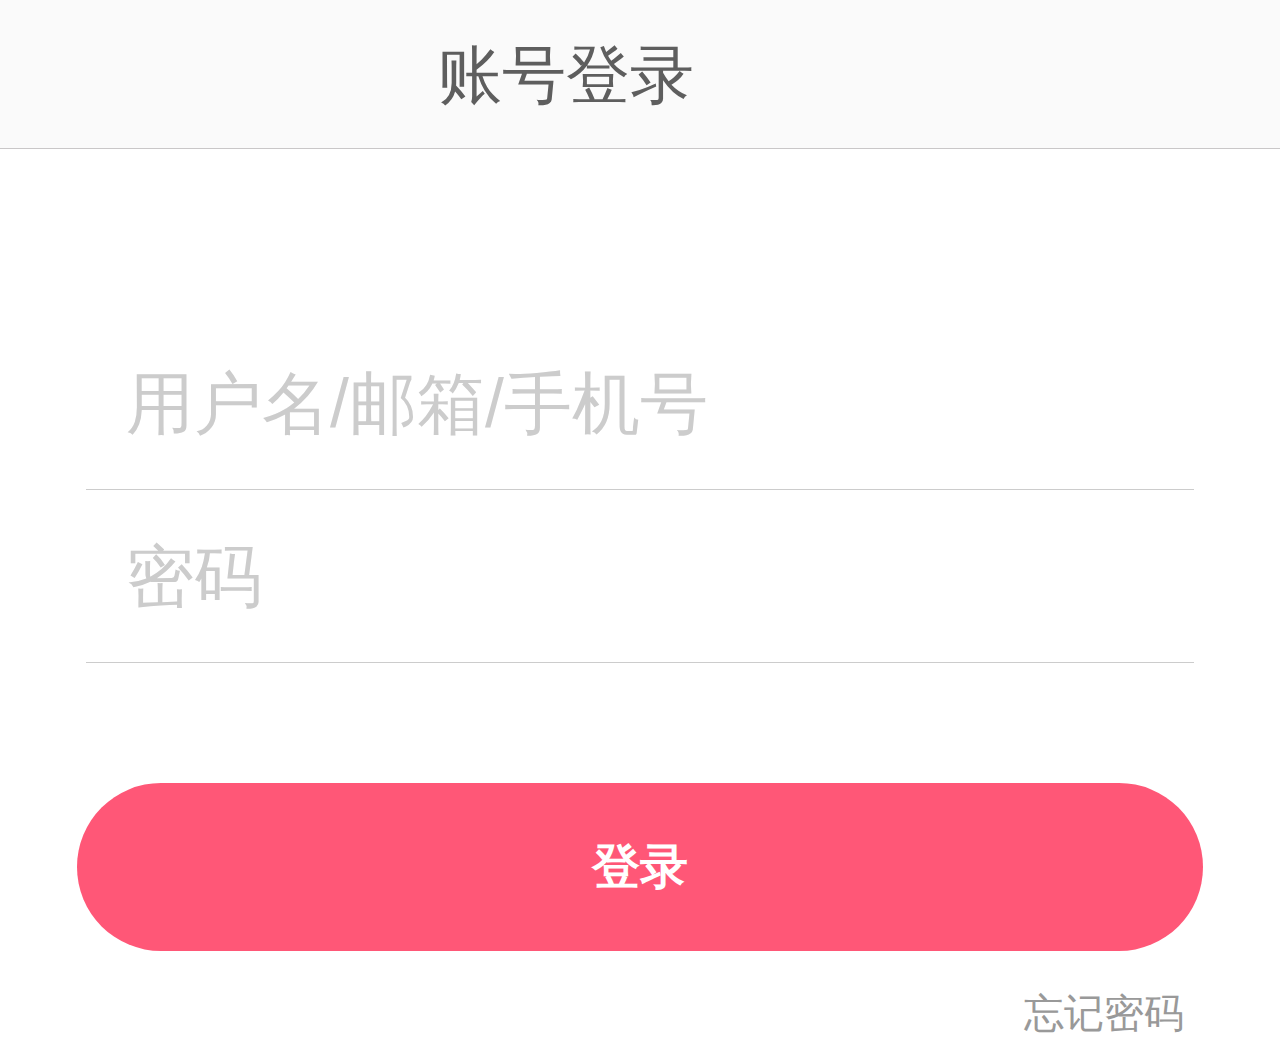
<file: login.html>
<!DOCTYPE html>
<html lang="en">
<head>
	<meta charset="UTF-8">
	<meta name = 'viewport' content = 'width=device-width,initial-scale=1,maximum-scale=1,user-scalable=no'>
	<title>Document</title>
	<link rel="stylesheet" href="http://at.alicdn.com/t/font_501733_b41snpbhtk3dte29.css">
	<link rel="stylesheet" href="css/normalize.css">
	<link rel="stylesheet" href="css/login.css">
	<script src = 'js/rem.js'></script>
</head>
<body>
	<header>
		<i class="iconfont icon-webicon214"></i>
		<div>账号登录</div>
	</header>
	<form action="">
		<div class="user">
			<input type="text" placeholder="用户名/邮箱/手机号">
		</div>
		<div class="pwd">
			<input type="password" placeholder="密码">
		</div>
		<div class="log">登录</div>
		<p>忘记密码</p>
	</form>
</body>
</html>
</file>
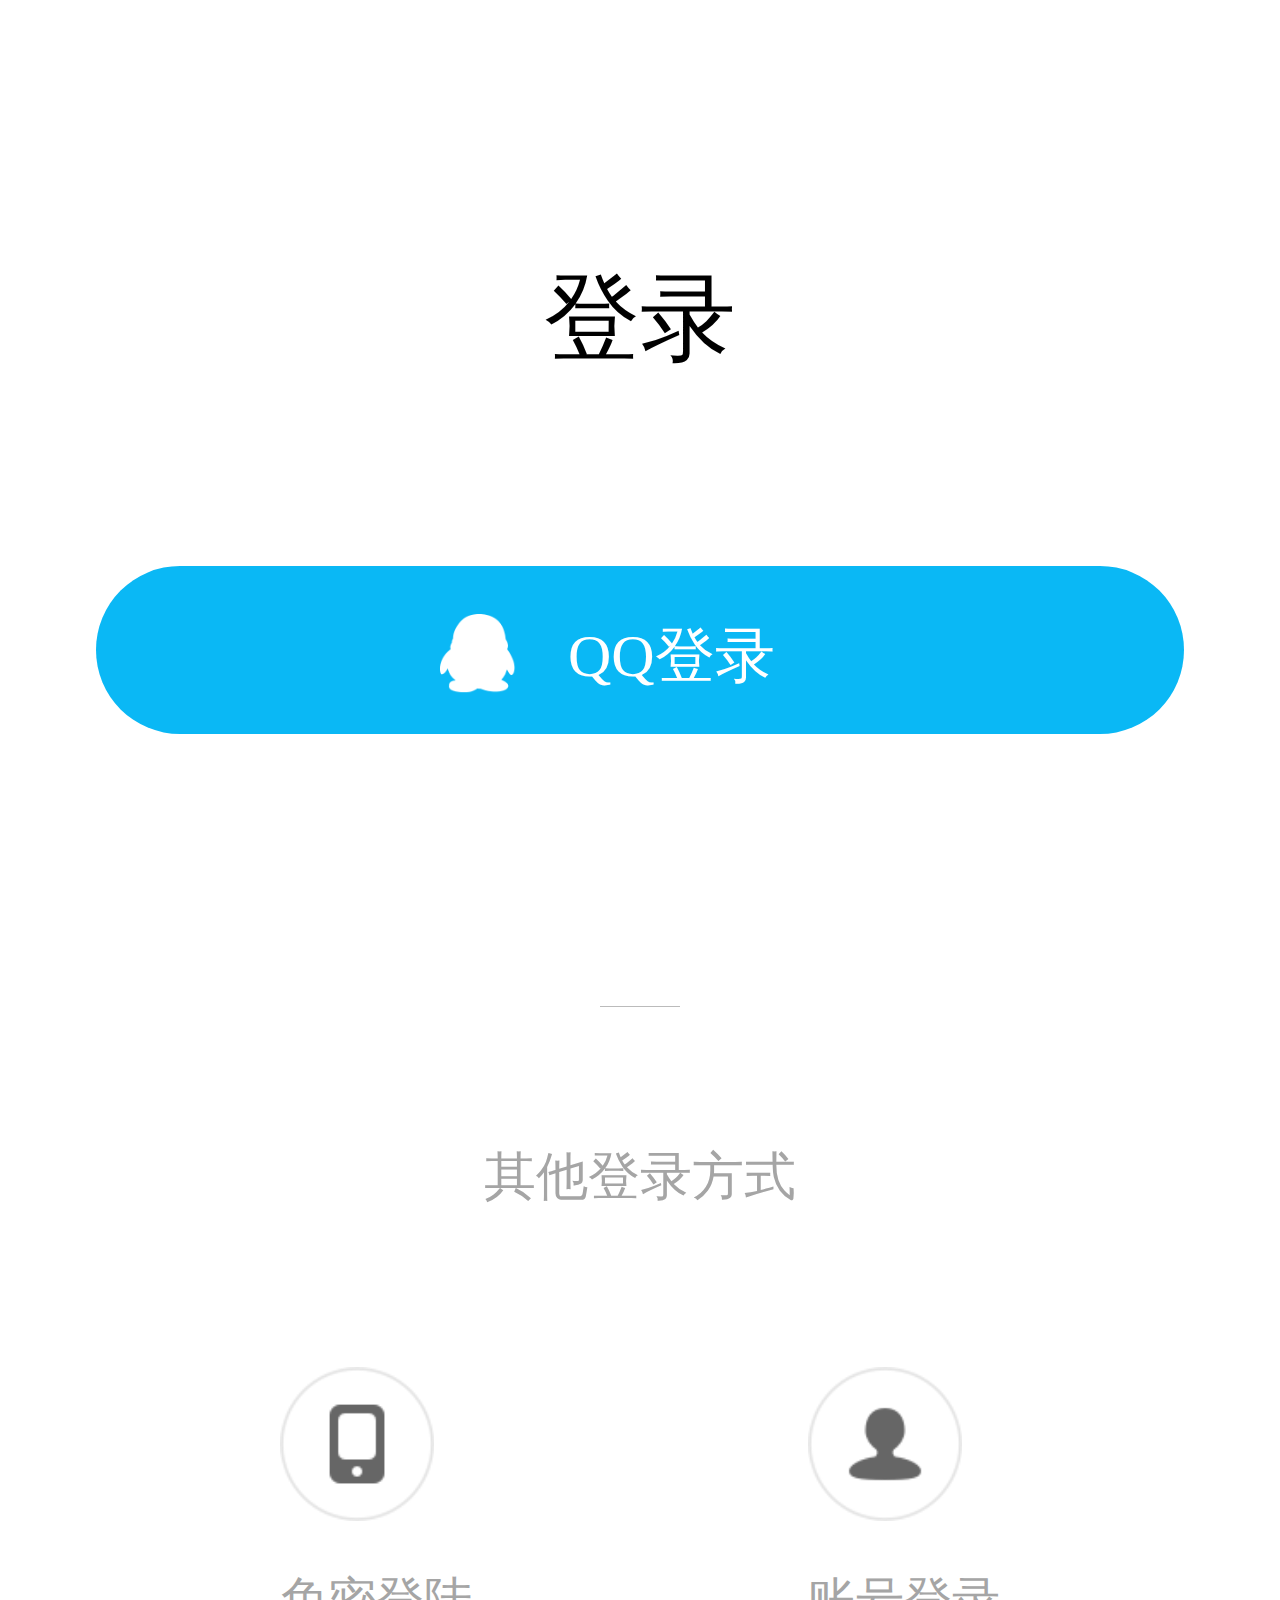
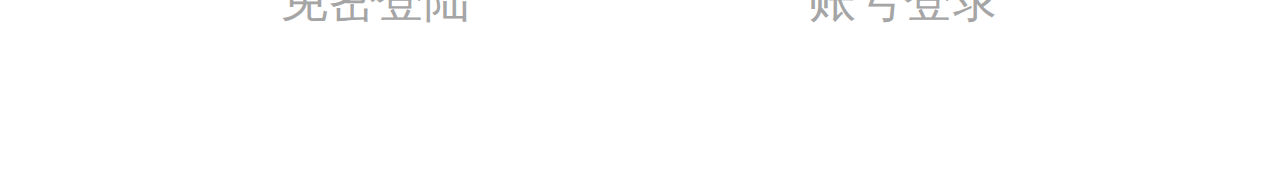
<file: loginall.html>
<!DOCTYPE html>
<html lang="en">
<head>
	<meta charset="UTF-8">
	<meta name = 'viewport' content = 'width=device-width,initial-scale=1,maximum-scale=1,user-scalable=no'>
	<title>Document</title>
	<link rel="stylesheet" href="http://at.alicdn.com/t/font_501733_b41snpbhtk3dte29.css">
	<link rel="stylesheet" href="css/normalize.css">
	<link rel="stylesheet" href="css/loginall.css">
	<script src = 'js/rem.js'></script>
</head>
<body>
	<p class="logine">登录</p>
	<div class="qq">
		<img src="img/qq.png" alt="">
		<span>QQ登录</span>
	</div>
	<div class="blank"></div>
	<p class="p1">其他登录方式</p>
	<div class="bottom">
		<div class="left">
			<img src="img/w1.png" alt="">
			<span>免密登陆</span>
		</div>
		<div class="right">
			<img src="img/w2.png" alt="">
			<span>账号登录</span>
		</div>
	</div>
</body>
</html>
</file>
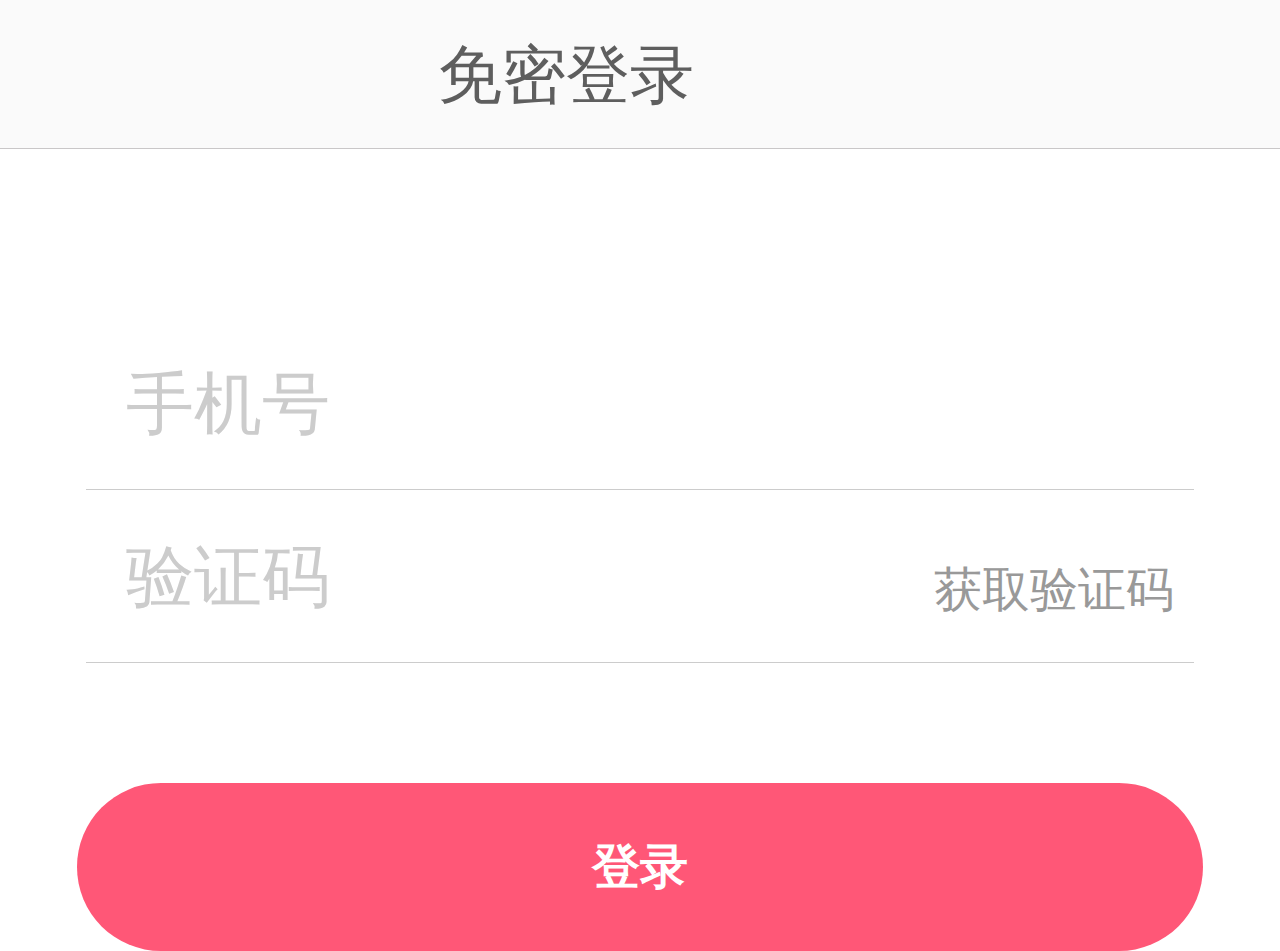
<file: mologin.html>
<!DOCTYPE html>
<html lang="en">
<head>
	<meta charset="UTF-8">
	<meta name = 'viewport' content = 'width=device-width,initial-scale=1,maximum-scale=1,user-scalable=no'>
	<title>Document</title>
	<link rel="stylesheet" href="http://at.alicdn.com/t/font_501733_b41snpbhtk3dte29.css">
	<link rel="stylesheet" href="css/normalize.css">
	<link rel="stylesheet" href="css/mologin.css">
	<script src = 'js/rem.js'></script>
</head>
<body>
	<header>
		<i class="iconfont icon-webicon214"></i>
		<div>免密登录</div>
	</header>
	<form action="">
		<div class="user">
			<input type="text" placeholder="手机号">
		</div>
		<div class="pwd">
			<input type="password" placeholder="验证码">
			<span>获取验证码</span>
		</div>
		<div class="log">登录</div>
	</form>
</body>
</html>
</file>
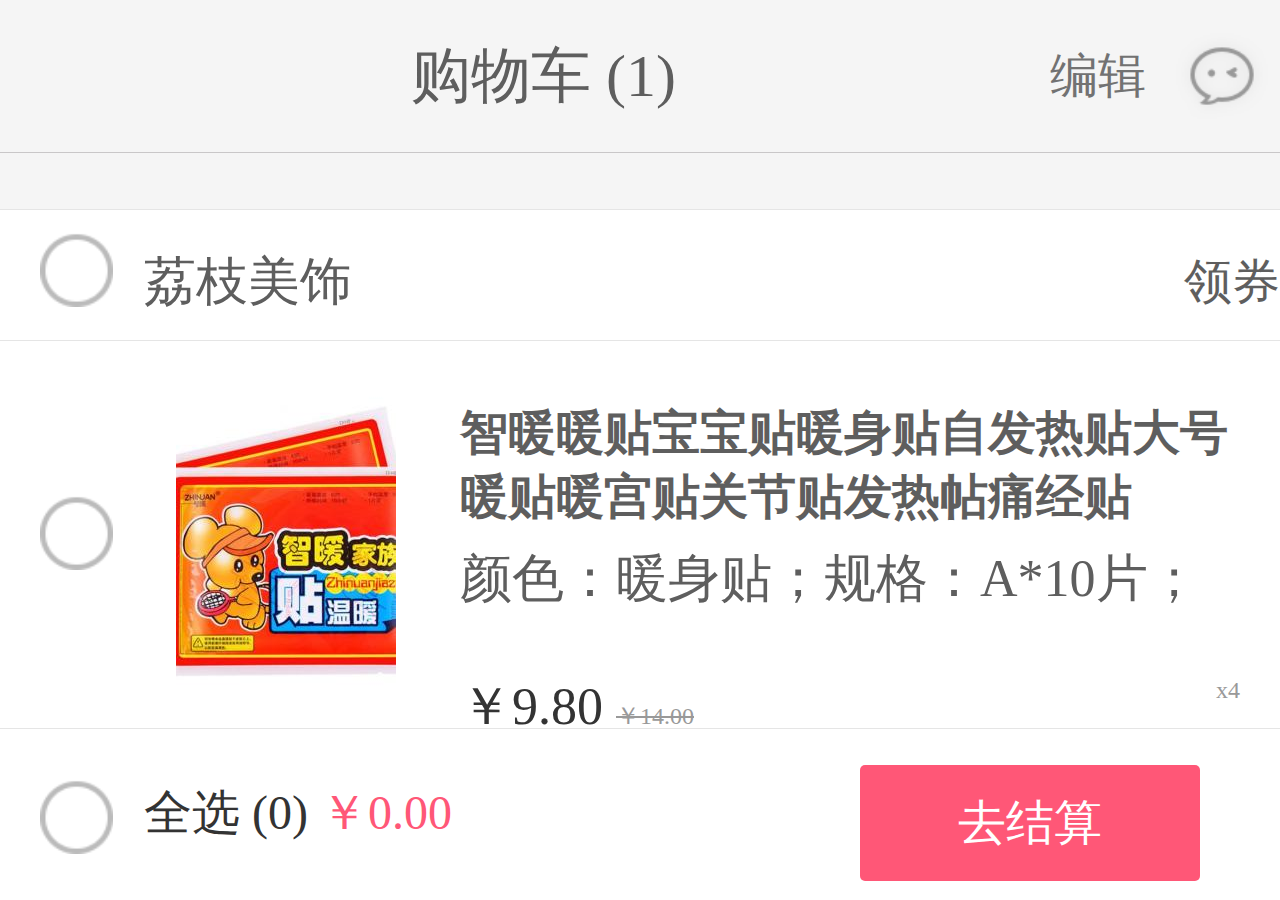
<file: scart.html>
<!DOCTYPE html>
<html lang="en">
<head>
	<meta charset="UTF-8">
	<meta name = 'viewport' content = 'width=device-width,initial-scale=1,maximum-scale=1,user-scalable=no'>
	<title>Document</title>
	<link rel="stylesheet" href="css/normalize.css">
	<link rel="stylesheet" href="css/scart.css">
	<link rel="stylesheet" href="http://at.alicdn.com/t/font_501733_naegm7tqbtbuik9.css">
	<script src = 'js/rem.js'></script>
	<style></style>
</head>
<body>
	<div class="top">
		<i class="iconfont icon-webicon214"></i>
		<div class="tmid">
			<span>购物车</span>
			<span>(1)</span>
		</div>
		<div class="tright">
			<span>编辑</span>
			<span class="pic"></span>
		</div>
	</div>
	<div class="shops">
		<div class="shop">
			<div class="sele"></div>
			<span>荔枝美饰</span>
			<i class="iconfont icon-xiangyou"></i>
			<span class="rig">领券</span>
		</div>
		<div class="good">
			<div class="sele"></div>
			<div class="im">
				<img src="img/we2.jpg" alt="">
			</div>
			<div class="gright">
				<p class="names">智暖暖贴宝宝贴暖身贴自发热贴大号暖贴暖宫贴关节贴发热帖痛经贴</p>
				<p class="names2">颜色：暖身贴；规格：A*10片；</p>	
				<div class="price">
					<span>￥9.80</span>
					<del>￥14.00</del>
					<span>x4</span>
				</div>
			</div>
		</div>
	</div>
	<footer>
		<div class="sele" style=""></div>
		<span>全选</span>
		<span>(0)</span>
		<span>￥0.00</span>
		<div class="cash">去结算</div>
	</footer>
	
</body>
</html>
<script src="js/scart.js"></script>
</file>
<file: css/index.css>
html,body{height:100%;width:100%;background:#f5f5f5;font-size:0.6rem}*{margin:0;padding:0}a{text-decoration:none}li{list-style:none}#top{width:100%;height:2rem;background:#fff;overflow:hidden;line-height:1.5rem}#top .img1{width:1rem;float:left;margin-left:0.75rem;margin-top:0.5rem}#top .img2{width:1rem;float:right;margin-right:0.75rem;margin-top:0.5rem}#top .sear{width:11.3rem;height:1.3rem;margin-top:0.4rem;margin-left:2.25rem;background:#eeeeee;line-height:1rem;border-radius:0.25rem}#top .sear i{margin-left:0.5rem}#top .sear #switch{border:none;outline:none;background:#eeeeee;margin-top:0.4rem;font-size:0.6rem}.box{width:100%;height:6.4rem;position:relative}.box img{width:100%;height:6.4rem;position:absolute;top:0;left:0}.box .dots{position:absolute;width:2.5rem;height:0.6rem;left:0.5rem;bottom:0.15rem}.box .dots .dot{width:0.4rem;height:0.4rem;background:white;border-radius:50%;float:left;margin-left:0.3rem}.two{width:100%;height:5rem;background:#fff}.two div{width:33%;height:4rem;background:#fff;float:left;text-align:center;border-right:1px solid #eee;margin-top:0.7rem;overflow:hidden}.two div img{width:2.15rem;height:2.15rem;margin-top:0.2rem}.two div p{color:#ff7f50;margin-bottom:0.25rem}.count{width:100%;height:2.1rem;background:#fff;margin-top:0.5rem;line-height:2.1rem}.count p{font-size:0.65rem;float:left;margin-left:0.7rem}.count p span{font-size:0.65rem}.count .cdown{float:left;width:4.4rem;height:1.05rem}.count .cdown span:nth-child(1),.count .cdown span:nth-child(3),.count .cdown span:nth-child(5){display:block;width:0.9rem;height:0.85rem;background:#000;float:left;margin-top:0.65rem;border-radius:2px;color:white;font-size:0.5rem;line-height:0.85rem;text-align:center}.count .cdown span:nth-child(1){margin-left:0.5rem}.count .cdown span:nth-child(2),.count .cdown span:nth-child(4){display:block;width:0.3rem;height:0.5rem;float:left;margin-left:0.1rem;font-size:0.3rem;text-align:center}.count img{float:right;width:2.2rem;height:0.55rem;margin-top:0.9rem;margin-right:0.75rem}.show{width:100%;height:5.7rem;background:#fff;padding-top:0.5rem}.show .show1{margin-left:0.5rem}.show div{width:25%;float:left;margin-left:-0.2rem}.show div img{width:80%}.show div span{margin-top:0.25rem;overflow:hidden;text-overflow:ellipsis;display:-webkit-box;-webkit-box-orient:vertical;-webkit-line-clamp:1;width:90%}.show div p{margin-top:0.25rem;font-size:0.4rem;color:#ff3362;float:left;width:100%}.show div p del{color:#888888;font-size:0.4rem}.three{width:100%;height:1.7rem;margin-top:0.5rem;background:#fff;line-height:1.7rem;text-indent:0.5rem}.good{width:100%;height:12.3rem}.good .Gtop{width:100%;height:6.8rem}.good .Gtop .Gleft{width:8rem;height:6.8rem;text-align:center;background:#fff;overflow:hidden;border-top:1px solid #e5e5e5;border-right:1px solid #e5e5e5;float:left}.good .Gtop .Gleft img{width:4.25rem;height:4.25rem}.good .Gtop .Gleft p{margin-top:0.75rem;margin-bottom:0.25rem}.good .Gtop .Gleft span{color:#ff5f7e}.good .Gtop .Gright{float:left}.good .Gtop .Gright1{width:7.9rem;height:3.4rem;background:#fff;border-top:1px solid #e5e5e5}.good .Gtop .Gright1 .text2{float:left;margin-left:0.5rem}.good .Gtop .Gright1 .text2 p{margin-top:0.75rem;font-weight:bold;margin-bottom:0.25rem}.good .Gtop .Gright1 .text2 span{color:#ff5f7e}.good .Gtop .Gright1 img{width:3.4rem;height:3.4rem;float:left;margin-left:0.4rem}.Gbom{width:100%;height:5.5rem;margin-top:0.15rem}.Gbom div{float:left;width:33%;height:5.5rem;text-align:center;background:#fff}.Gbom div p{font-weight:bold;margin-top:0.25rem;margin-bottom:0.25rem}.Gbom div span{color:#ff5f7e}.Gbom div img{width:3.4rem;height:3.4rem}.Gbom .bom{border-right:1px solid #e5e5e5;border-left:1px solid #e5e5e5}.im{width:100%;height:3.4rem;margin-top:0.5rem}.im img:nth-child(1){margin-left:0.4rem}.im img{width:30%;margin-left:0.2rem}.small{background:#fff;overflow:hidden}.small .hot{width:100%;height:0.85rem;text-align:center;line-height:0.85rem;margin-top:0.5rem;background:url(../img/11.png) no-repeat center center;background-size:40%}.small .list{width:100%;height:16.4rem;text-align:center}.small .list .inner{width:25%;float:left;margin-top:0.2rem}.small .list .inner img{width:2.55rem;height:2.55rem;margin-top:0.3rem}.like{width:100%;height:1.95rem;text-align:center;line-height:1.95rem;background:url(../img/11.png) no-repeat center center;background-size:40%}.goods{width:100%;height:162.5rem}.goods .goodin{width:48%;height:13rem;float:left;margin-left:0.25rem;margin-top:0.25rem;background:#fff}.goods .goodin img{width:7.5rem;height:10rem}.goods .goodin .hea{display:block;width:90%;height:1.5rem;float:left;margin-left:0.5rem}.goods .goodin .hea .tit{background:#eff3f6}.goods .goodin p{width:90%;height:1.25rem;clear:both;background:url(../img/55.png) center right no-repeat;background-size:8%;line-height:1rem;margin-left:0.5rem}.goods .goodin p .price{font-weight:bold;margin-top:-0.5rem}.goods .goodin p .coll{color:#c2c2b2;float:right;margin-top:0.1rem;margin-right:0.75rem}footer{width:100%;height:2.5rem;background:#fff;text-align:center;position:fixed;left:0;bottom:0}footer .foot{width:25%;height:2rem;float:left;text-align:center;margin-top:0.5rem}footer .foot img{width:0.95rem}footer .foot p{clear:both;color:#999999}footer .foot .sindex{color:#ff5f7e}.replace{background:#fff;width:100%;height:26.5rem;position:absolute;left:0;top:0;display:none}.replace .topp{width:100%;height:1.95rem;border-bottom:1px solid #eeeeee}.replace .topp .back{width:1.15rem;height:0.85rem;background:url(../img/zz.png) no-repeat;background-size:80%;float:left;margin-top:0.5rem;margin-left:0.4rem}.replace .topp .topser{margin-top:0.4rem;width:12.1rem;height:1.1rem;float:left}.replace .topp .topser input{width:100%;height:90%}.replace .topp span{float:right;margin:0.6rem 0.3rem 0.3rem;color:#666666}.replace .history{width:100%;height:3.25rem;border-bottom:1px solid #eeeeee;background-size:5%;overflow:hidden;padding-top:0.5rem;color:#999999;background:url(../img/cc.png) 14.5rem 0.5rem no-repeat;background-size:5%}.replace .history i{margin-left:0.5rem;margin-top:1rem}.replace .history span{margin-top:1rem}.replace .history .hisa{width:90%;height:3.25rem;margin:0.5rem auto}.replace .history .hisa a{font-size:10px;color:#666;float:left;border:1px solid #eeeeee;line-height:1.05rem;text-align:center;margin-left:0.5rem}.replace .hot{margin-top:0.5rem;width:15.15rem;height:1rem;color:#999999}.replace .hot i{font-size:0.5rem;margin-left:0.5rem}.replace .tags{width:90%;height:5.1rem;background:#fff;margin:0.2rem auto}.replace .tags ul{width:100%;height:5.1rem;background:#fff}.replace .tags ul li{width:2.85rem;height:1.05rem;float:left;margin-top:0.5rem;display:none}.replace .tags ul li a{font-size:0.5rem;color:#666;float:left;border:1px solid #eeeeee;line-height:1.05rem;text-align:center}.replace .tags ul .mao{color:#ff4466}
</file>
<file: css/details.css>
html,body{height:100%;width:100%;background:#f5f5f5;font-size:0.6rem}*{margin:0;padding:0}a{text-decoration:none}li{list-style:none}.top{width:100%;height:19.2rem}.top img{width:100%;height:100%}.tit{width:100%;height:1.9rem;background:#fff;display:flex}.tit span{width:90%;margin-left:0.5rem;font-size:0.65rem;margin-top:0.5rem;justify-content:space-between}.price{width:100%;height:1.8rem;background:#fff;overflow:hidden;padding-top:0.3rem}.price span:nth-child(1){margin-left:0.5rem;margin-top:0.3rem;float:left}.price span:nth-child(2){font-size:1.5rem;margin-left:-0.2rem;float:left}.price del{color:#999999;float:left;margin-left:0.2rem}.price .ss{margin-left:0.2rem;width:1.5rem;height:0.8rem;text-align:center;line-height:0.8rem;color:#ff2255;background:#ffe8ee;display:block;float:left}.mian{width:100%;height:1.65rem;background:white;color:#999999}.mian .inner{height:1.5rem;margin-left:0.5rem;border-bottom:1px solid #eeeeee;line-height:1.5rem}.mian .inner span{margin-top:0.5rem}.mian .inner span:nth-child(2){margin-left:3.5rem}.fa{width:100%;height:1.5rem;background:#fff;line-height:1.65rem;box-sizing:border-box;padding-left:0.5rem}.fa img{width:0.75rem;height:0.75rem;float:left;margin-top:0.5rem}.fa img:nth-child(3){margin-left:0.5rem}.fa img:nth-child(5){margin-left:1rem}.fa span{vertical-align:center;color:#666666;margin-right:0.2rem;float:left}.fa i{float:right;margin-right:0.5rem;color:#999999}.select{width:100%;height:1.9rem;margin-top:0.5rem;background:#fff;line-height:1.9rem}.select span{color:#666666;margin-left:0.5rem}.select i{float:right;margin-right:0.5rem;color:#999999}.cash{width:100%;height:4.7rem;padding:0.5rem;margin-top:0.5rem;background:#fff;box-sizing:border-box}.cash .had{color:#999999;width:100%;height:0.9rem;line-height:0.9rem;margin-bottom:0.5rem}.cash .mid{background:url(../img/aa1.png) no-repeat;background-size:cover;width:30%;height:2.4rem;float:left;margin-left:0.4rem;text-align:center}.cash .mid span{color:#fff;font-size:1rem;font-weight:bold}.cash .mid img{width:15%;margin-left:2.85rem;margin-top:-0.75rem;float:left}.cash .mid p{color:#fff;font-size:0.7rem}.evaluate{width:100%;background:#fff;margin-top:0.5rem;overflow:hidden;padding-left:0.5rem;box-sizing:border-box}.evaluate .evatop{margin-top:0.5rem}.evaluate .evatop span{color:#999999}.evaluate .evatop i{float:right;margin-right:0.5rem;margin-top:-0.2rem;color:#999999}.evaluate .tags{width:90%;height:2.5rem;margin-top:0.25rem}.evaluate .tags span{background:#ffe8ee;color:#ff2255;margin-top:0.25rem;padding:0.1rem;display:inline-block}.evaluate .userlist{width:100%;margin-top:0.3rem;overflow:hidden;line-height:1.5rem}.evaluate .userlist .imgss{border-radius:50%;width:1.5rem;height:1.5rem;overflow:hidden;margin-left:0.5rem;float:left}.evaluate .userlist .imgss img{width:100%}.evaluate .userlist span{color:#424242;margin-top:0.5rem;margin-left:0.5rem}.evaluate .userlist p{color:#424242}.evaluate .userlist .time{color:#999999;margin-top:-0.5rem}.evaluate .userlist .pics{width:90%;border-bottom:0.5px solid #eeeeee;padding-bottom:0.5rem}.evaluate .userlist .pics img{width:20%}.evaluate .userlist .yyt{color:#999999;margin-top:-0.5rem}.evaluate .userlist .picss{width:90%;padding-bottom:0.5rem}.evaluate .userlist .picss img{width:20%;height:3rem}.shop{width:100%;height:5.25rem;background:#fff;padding-left:0.5rem;box-sizing:border-box;margin-top:0.5rem}.shop .shophead{width:95%}.shop .shophead img{width:16%;float:left}.shop .shophead span{float:left;margin:0.5rem 0 0.2rem 0.5rem}.shop .shophead .star{width:2.7rem;height:0.6rem;float:left;margin-top:1.4rem;margin-left:-4.2rem}.shop .shophead .star img{float:left;width:0.45rem;height:0.45rem}.shop .shophead .entry{width:2.75rem;height:1.2rem;float:right;border:1px solid #ff5777;margin-top:0.5rem;line-height:0.2rem}.shop .shophead .entry span{color:#ff5777;width:1.75rem;text-align:center}.shop .shopper{clear:both;width:90%;height:2.25rem}.shop .shopper div{width:32%;float:left;text-align:center}.shop .shopper div p{color:#333333;margin-top:0.5rem;margin-bottom:0.3rem}.shop .shopper div span{color:#999999}.shop .shopper .shmid{border-left:1px solid #d9d9d9;border-right:1px solid #d9d9d9}.shop .shopper .shright{margin-top:0.25rem;padding-left:0.4rem;box-sizing:border-box}.shop .shopper .shright span{margin-top:0.25rem;display:block;float:left}.shop .shopper .shright span:nth-child(2){margin-left:0.4rem;color:green}.shop .shopper .shright span:nth-child(5){margin-left:0.4rem;color:#ff7b8c}.box{width:100%;height:220rem;background:#fff;margin-top:0.5rem}.box .first{width:100%;height:1.9rem;border-bottom:1px solid #d9d9d9;display:flex;justify-content:space-around}.box .first span{width:30%;height:1.9rem;display:block;float:left;text-align:center;line-height:1.9rem;font-size:0.7rem}.box .first span:nth-child(1){color:#ff5577;border-bottom:1px solid #ff5577}.box .two{width:96%;padding-left:0.3rem;box-sizing:border-box;margin-top:0.5rem}.box .two .tworight{float:right}.box .two p{margin-left:0.5rem;line-height:0.8rem;color:#727272;text-align:left}.box .three{margin-top:1rem;margin-left:0.7rem;font-size:0.7rem}.box .four{margin-top:0.5rem;width:100%}.box .four img{width:100%}.box .five{margin-left:0.6rem}.box .six{margin-top:0.5rem;width:100%}.box .six img{width:100%}.box .six ul{margin-left:0.6rem}.box .six ul li{border-bottom:1px solid #f4f4f4;width:96%;line-height:1.4rem;color:#727272}.box .six ul li span:nth-child(1){display:inline-block;width:4.5rem}.box .six ul li span:nth-child(2){display:inline-block;width:10rem;color:#eb487f}.recommend{width:100%;height:26rem;background:#fff;padding-left:0.5rem;box-sizing:border-box}.recommend .rinner div{width:33%;float:left;margin-top:0.1rem}.recommend .rinner div img{width:80%}.recommend .rinner div p{overflow:hidden;text-overflow:ellipsis;display:-webkit-box;-webkit-box-orient:vertical;-webkit-line-clamp:1;color:#5e5e5e;margin-bottom:0.25rem}.recommend .rinner div span{color:#5e5e5e}.side{width:2.5rem;height:6.5rem;position:fixed;right:0.5rem;bottom:2.15rem}.side .upbox{width:2.5rem;height:2.5rem;border-radius:50%;background:rgba(0,0,0,0.7);margin-top:0.5rem;color:white;text-align:center;padding:0.6rem 0.5rem 0 0.5rem;box-sizing:border-box;font-size:0.65rem;z-index:50;position:fixed;bottom:2.6rem;transition:0.5s}.side .upbox img{width:58%}.side #down{width:2.5rem;height:2.5rem;border-radius:50%;background:rgba(0,0,0,0.7);position:fixed;right:0.5rem;bottom:2.5rem;margin-top:0.5rem;color:white;text-align:center;padding:0.4rem 0.5rem 0 0.5rem;box-sizing:border-box;font-size:0.65rem;display:none}.side #down img{width:54%}.cover{width:100%;height:28rem;position:fixed;left:0;top:0;z-index:10;background:rgba(0,0,0,0.8);display:none}.cright{width:5.5rem;height:2.5rem;position:relative;position:fixed;right:0.5rem;bottom:5.6rem;transition:0.2s;box-sizing:border-box}.cright .cone{width:5.5rem;height:2rem;line-height:2rem;margin-top:0.5rem;position:absolute;right:0;bottom:0;opacity:0;filter:alpha(opacity=0);transition:0.2s}.cright .cone span{color:#fff;width:3.15rem;font-size:0.7rem;float:left;text-align:center}.cright .cone div{width:2rem;height:2rem;border-radius:50%;background:#fff;float:left;box-sizing:border-box;padding:0.2rem 0.4rem 0 0.5rem}.cright .cone div img{width:80%}.cright #moveup{width:2.5rem;height:2.5rem;border-radius:50%;background:rgba(0,0,0,0.7);color:white;text-align:center;padding:0.6rem 0.5rem 0 0.5rem;box-sizing:border-box;font-size:0.65rem;z-index:400;position:absolute;bottom:0;right:0;transition:0.5s}.cright .cdel{width:2.5rem;height:2.5rem;line-height:2.75rem;text-align:center;box-sizing:border-box;border-radius:50%;background:#ff5577;position:absolute;bottom:0;right:0;display:none}.cright .cdel img{width:35%}footer{width:100%;height:2.15rem;background:#fff;border-top:1px solid #ededed;position:fixed;left:0;bottom:0}footer div{width:15%;border-right:1px solid #ededed;float:left;text-align:center;box-sizing:border-box;padding-top:0.3rem}footer div i{color:#5e5e5e}footer div span{margin-top:0.3rem;color:#5e5e5e}footer .addcush{width:35%;height:2.15rem;background:#ffe6e8;color:#ff5777;line-height:1.65rem}footer div:nth-child(4){width:35%;height:2.15rem;background:#ff547c;color:#fff;line-height:1.65rem}.blank{width:100%;height:15.9rem;background:#fff;position:fixed;bottom:-18.5rem;left:0;transition:0.5s;z-index:300}.blank .bpic{width:4.3rem;height:5.9rem;margin-left:0.8rem;margin-top:-2.3rem;-webkit-box-shadow:0px 2px 5px #e8e8e8;-moz-box-shadow:0px 2px 5px #e8e8e8;box-shadow:0px 3px 5px #e8e8e8;float:left}.blank .bpic img{width:100%}.blank .bright{float:left;width:9.75rem;height:3.05rem;padding:0 0.5rem;box-sizing:border-box;margin-top:0.5rem}.blank .bright span:nth-child(1){margin-top:0.3rem;float:left;color:#333333}.blank .bright span:nth-child(2){font-size:1.2rem;margin-left:-0.2rem;margin-top:0.3rem;color:#333333;margin-top:0.25rem}.blank .bright span:nth-child(6){float:left;margin-top:0.25rem}.blank .bright span:nth-child(7){color:#f25;float:left;margin-top:0.25rem;white-space:nowrap}.blank .bright .already1{color:#f25;float:left;margin-top:0.25rem;white-space:nowrap}.blank .bright .shut{float:right;font-size:0.75rem;color:#8a8a8a;position:absolute;top:0.5rem;right:0.9rem}.blank .select .colo{clear:both;color:#5e5e5e;margin-left:0.5rem}.blank .select ul{margin-left:0.2rem}.blank .select ul .colors{width:3rem;height:1.2rem;border:1px solid #bbbbbb;text-align:center;line-height:1.2rem;color:#5e5e5e;float:left;margin-left:0.5rem}.blank .select ul .changes{width:3rem;height:1.2rem;border:1px solid #ed4566;text-align:center;line-height:1.2rem;color:#ed4566;float:left;margin-left:0.5rem}.blank .select .spec{width:2.5rem;height:1.2rem;border:1px solid #bbbbbb;text-align:center;line-height:1.2rem;margin-left:0.5rem;margin-top:-0.25rem;color:#5e5e5e}.blank .select .xp{width:2.5rem;height:1.2rem;border:1px solid #ed4566;text-align:center;line-height:1.2rem;margin-left:0.5rem;margin-top:-0.25rem;color:#ed4566}.blank .count{margin-left:0.5rem}.blank .count span{width:1.2rem;height:0.95rem;border:1px solid #bbbbbb;text-align:center;line-height:0.95rem;display:block;float:left;margin:0;margin-bottom:1rem}.blank .count span:nth-child(3){color:#5e5e5e}.blank .sure{width:100%;height:2.15rem;text-align:center;line-height:2.15rem;color:#fff;z-index:300;background:#ff498b;clear:both;margin-bottom:0}.cover2{width:100%;height:28rem;position:fixed;left:0;top:0;z-index:10;background:rgba(0,0,0,0.7);display:none}
</file>
<file: css/list.css>
html,body{height:100%;width:100%;background:#f5f5f5;font-size:0.6rem}*{margin:0;padding:0}a{text-decoration:none}li{list-style:none}.top{width:100%;height:9.05rem}.top div{float:left}.top .tleft{width:42.5%;height:9.05rem}.top .tleft img{width:100%}.top .tright{width:57.5%;height:9rem}.top .tright .trtop{width:100%;height:50%}.top .tright .trtop img{width:100%}.top .tright .trdown{width:100%;height:50%;border-top:1px solid #e2e2e2}.top .tright .trdown img{width:100%}.small{background:#fff;overflow:hidden;margin-top:0.5rem}.small .hot{width:100%;height:0.85rem;text-align:center;line-height:0.85rem;margin-top:0.5rem;background:url(../img/11.png) no-repeat center center;background-size:40%}.small .list{width:100%;height:16.4rem;text-align:center}.small .list .inner{width:25%;float:left;margin-top:0.2rem}.small .list .inner img{width:2.55rem;height:2.55rem;margin-top:0.3rem}.three{background:#fff;overflow:hidden;margin-top:0.5rem}.three .hot{width:100%;height:0.85rem;text-align:center;line-height:0.85rem;margin-top:0.5rem;background:url(../img/11.png) no-repeat center center;background-size:40%}.three .list{width:100%;height:8.5rem;text-align:center}.three .list .inner{width:25%;float:left;margin-top:0.2rem}.three .list .inner img{width:2.55rem;height:2.55rem;margin-top:0.3rem}.like{width:100%;height:2.9rem;text-align:center;line-height:2.9rem;background:url(../img/11.png) no-repeat center center;background-size:40%}.good{width:100%;height:162.5rem}.good .tag{background:#fff;width:100%;height:1.75rem;padding-left:1rem;box-sizing:border-box;border-bottom:1px solid #e2e2e2;box-shadow:0 1px 1px #e2e2e2;position:relative}.good .tag .old{display:block;float:left;width:20%;height:1.65rem;line-height:1.65rem;text-align:center}.good .tag .new{display:block;float:left;width:20%;height:1.65rem;line-height:1.65rem;text-align:center;color:#ff0077;border-bottom:1px solid #ff0077}.good .goods1{width:100%;height:162.5rem}.good .goods1 .goodin{width:48%;height:13rem;float:left;margin-left:0.25rem;margin-top:0.25rem;background:#fff}.good .goods1 .goodin img{width:7.5rem;height:10rem}.good .goods1 .goodin .hea{display:block;width:90%;height:1.5rem;float:left;margin-left:0.5rem}.good .goods1 .goodin .hea .tit{background:#eff3f6}.good .goods1 .goodin p{width:90%;height:1.25rem;clear:both;background:url(../img/55.png) center right no-repeat;background-size:8%;line-height:1rem;margin-left:0.5rem}.good .goods1 .goodin p .price{font-weight:bold;margin-top:-0.5rem}.good .goods1 .goodin p .coll{color:#c2c2b2;float:right;margin-top:0.1rem;margin-right:0.75rem}.side #down{width:2.5rem;height:2.5rem;border-radius:50%;background:rgba(0,0,0,0.7);position:fixed;right:0.5rem;bottom:2.5rem;margin-top:0.5rem;color:white;text-align:center;padding:0.4rem 0.5rem 0 0.5rem;box-sizing:border-box;font-size:0.65rem;display:none;transition:0.2s}.side #down img{width:54%}.cover{width:100%;height:28rem;position:fixed;left:0;top:0;z-index:10;background:rgba(0,0,0,0.8);display:none}.cright{width:5.5rem;height:2.5rem;position:relative;position:fixed;right:0.5rem;bottom:2.6rem;transition:0.2s;box-sizing:border-box}.cright .cone{width:5.5rem;height:2rem;line-height:2rem;margin-top:0.5rem;position:absolute;right:0;bottom:0;opacity:0;filter:alpha(opacity=0);transition:0.2s}.cright .cone span{color:#fff;width:3.15rem;font-size:0.7rem;float:left;text-align:center}.cright .cone div{width:2rem;height:2rem;border-radius:50%;background:#fff;float:left;box-sizing:border-box;padding:0.2rem 0.4rem 0 0.5rem}.cright .cone div img{width:80%}.cright #moveup{width:2.5rem;height:2.5rem;border-radius:50%;background:rgba(0,0,0,0.7);color:white;text-align:center;padding:0.6rem 0.5rem 0 0.5rem;box-sizing:border-box;font-size:0.65rem;z-index:400;position:absolute;bottom:0;right:0;transition:0.5s}.cright .cdel{width:2.5rem;height:2.5rem;line-height:2.75rem;text-align:center;box-sizing:border-box;border-radius:50%;background:#ff5577;position:absolute;bottom:0;right:0;display:none}.cright .cdel img{width:35%}
</file>
<file: css/login.css>
html,body{height:100%;width:100%;background:#f5f5f5;font-size:0.6rem;background:#fff}*{margin:0;padding:0}header{width:100%;height:1.85rem;background:#fafafa;border-bottom:1px solid #c9c7c8}header i{margin:0.5rem 0.5rem;float:left}header div{width:12.15rem;height:1.85rem;line-height:1.9rem;float:left;text-align:center;font-size:0.8rem;color:#5e5e5e}form{margin-top:2.1rem}form .user,form .pwd{width:13.85rem;height:2.15rem;margin:0 auto;border-bottom:1px solid #cccccc}form .user input,form .pwd input{width:100%;height:100%;border:none;font-size:0.85rem;margin-left:0.5rem}form .user input::-webkit-input-placeholder,form .pwd input::-webkit-input-placeholder{color:#cccccc}form .log{width:88%;height:2.1rem;background:#ff5777;color:white;font-weight:bold;text-align:center;line-height:2.1rem;margin:1.5rem auto 0.5rem;border-radius:1.05rem}form p{color:#999999;font-size:0.5rem;float:right;margin-right:1.2rem}
</file>
<file: css/loginall.css>
html,body{height:100%;width:100%;font-size:0.6rem;background:#fff}*{margin:0;padding:0}.logine{margin-top:3.3rem;text-align:center;font-size:1.2rem}.qq{width:13.6rem;height:2.1rem;text-align:center;background:#0ab8f5;margin:2.4rem auto;border-radius:1.05rem;position:relative}.qq img{width:0.95rem;height:1rem;position:absolute;top:0.6rem;left:4.3rem}.qq span{color:white;font-size:0.75rem;position:absolute;top:0.7rem;left:5.9rem}.blank{width:1rem;height:1rem;border-bottom:1px solid #bbbbbb;margin:0.5rem auto;overflow:hidden}.p1{color:#a5a5a5;text-align:center;margin-top:1.75rem;font-size:0.65rem}.bottom{width:9rem;height:5.3rem;margin:2rem auto}.bottom div{width:2.4rem;height:3.2rem}.bottom div img{width:80%}.bottom div span{margin-top:0.5rem;display:block;color:#a5a5a5}.bottom .left{float:left}.bottom .right{float:right}
</file>
<file: css/mologin.css>
html,body{height:100%;width:100%;background:#f5f5f5;font-size:0.6rem;background:#fff}*{margin:0;padding:0}header{width:100%;height:1.85rem;background:#fafafa;border-bottom:1px solid #c9c7c8}header i{margin:0.5rem 0.5rem;float:left}header div{width:12.15rem;height:1.85rem;line-height:1.9rem;float:left;text-align:center;font-size:0.8rem;color:#5e5e5e}form{margin-top:2.1rem}form .user{width:13.85rem;height:2.15rem;margin:0 auto;border-bottom:1px solid #cccccc}form .user input{width:100%;height:100%;border:none;font-size:0.85rem;margin-left:0.5rem}form .user input::-webkit-input-placeholder{color:#cccccc}form .pwd{width:13.85rem;height:2.15rem;margin:0 auto;border-bottom:1px solid #cccccc}form .pwd input{width:60%;height:100%;border:none;font-size:0.85rem;margin-left:0.5rem}form .pwd input::-webkit-input-placeholder{color:#cccccc}form .pwd span{float:right;margin-top:0.9rem;margin-right:0.25rem;color:#999999}form .log{width:88%;height:2.1rem;background:#ff5777;color:white;font-weight:bold;text-align:center;line-height:2.1rem;margin:1.5rem auto 0.5rem;border-radius:1.05rem}form p{color:#999999;font-size:0.5rem;float:right;margin-right:1.2rem}
</file>
<file: css/scart.css>
html,body{height:100%;width:100%;background:#f5f5f5;font-size:0.6rem}*{margin:0;padding:0}a{text-decoration:none}li{list-style:none}.top{width:100%;height:1.9rem;line-height:1.9rem;border-bottom:1px solid #c9c7c8}.top i{float:left;color:#5e5e5e;font-size:1rem}.top .tmid{width:74%;height:100%;padding-left:1.75rem;box-sizing:border-box;text-align:center;float:left;font-size:0.75rem;color:#5e5e5e}.top .tright{float:right;width:18%;color:#727272}.top .tright .pic{display:block;float:right;width:50%;height:1.9rem;background:url(../img/we1.png) no-repeat center center;background-size:80%}.shops{width:100%;height:7.15rem;background:#fff;font-size:0.65rem;color:#5e5e5e}.shops .shop{margin-top:0.7rem;border-top:1px solid #e5e5e5;border-bottom:1px solid #e5e5e5;width:100%;height:1.65rem;line-height:1.5rem;padding-top:0.15rem;box-sizing:border-box}.shops .shop .sele{width:1.3rem;height:1.5rem;margin-left:0.5rem;float:left;background:url(../img/checkbox.png) 0 180% no-repeat;background-size:70%}.shops .shop i{float:right;margin-right:0.5rem;font-size:0.3rem}.shops .shop .rig{float:right;font-size:0.6rem}.shops .good{width:100%;height:5.4rem;padding:0.5rem;box-sizing:border-box}.shops .good .sele{width:1.3rem;height:1.5rem;float:left;background:url(../img/checkbox.png) 0 180% no-repeat;background-size:70%;margin-top:1.3rem}.shops .good .im{width:2.75rem;height:auto;float:left;margin-left:0.4rem}.shops .good .im img{width:100%}.shops .good .gright{width:65%;float:right;margin-top:0.25rem;margin-left:0.25rem}.shops .good .gright .names{font-weight:bold;font-size:0.6rem;line-height:0.8rem}.shops .good .gright .names2{margin-top:0.25rem}.shops .good .gright .price{margin-top:0.85rem}.shops .good .gright .price span:nth-child(1){color:#333}.shops .good .gright .price del{color:#999;font-size:0.3rem}.shops .good .gright .price span:nth-child(3){color:#999;font-size:0.3rem;float:right}footer{width:100%;height:2.15rem;padding:0.5rem;box-sizing:border-box;background:#fff;position:fixed;bottom:0;left:0;line-height:1.1rem;border-top:1px solid #e5e5e5}footer .sele{width:1.3rem;height:1.5rem;float:left;background:url(../img/checkbox.png) 0 180% no-repeat;background-size:70%}footer span:nth-child(2){color:#333}footer span:nth-child(3){color:#333}footer span:nth-child(4){color:#ff5777}footer .cash{float:right;width:4.25rem;height:1.45rem;background:#ff5777;text-align:center;line-height:1.45rem;color:#fff;margin-right:0.5rem;border-radius:5px;margin-top:-4px}
</file>
